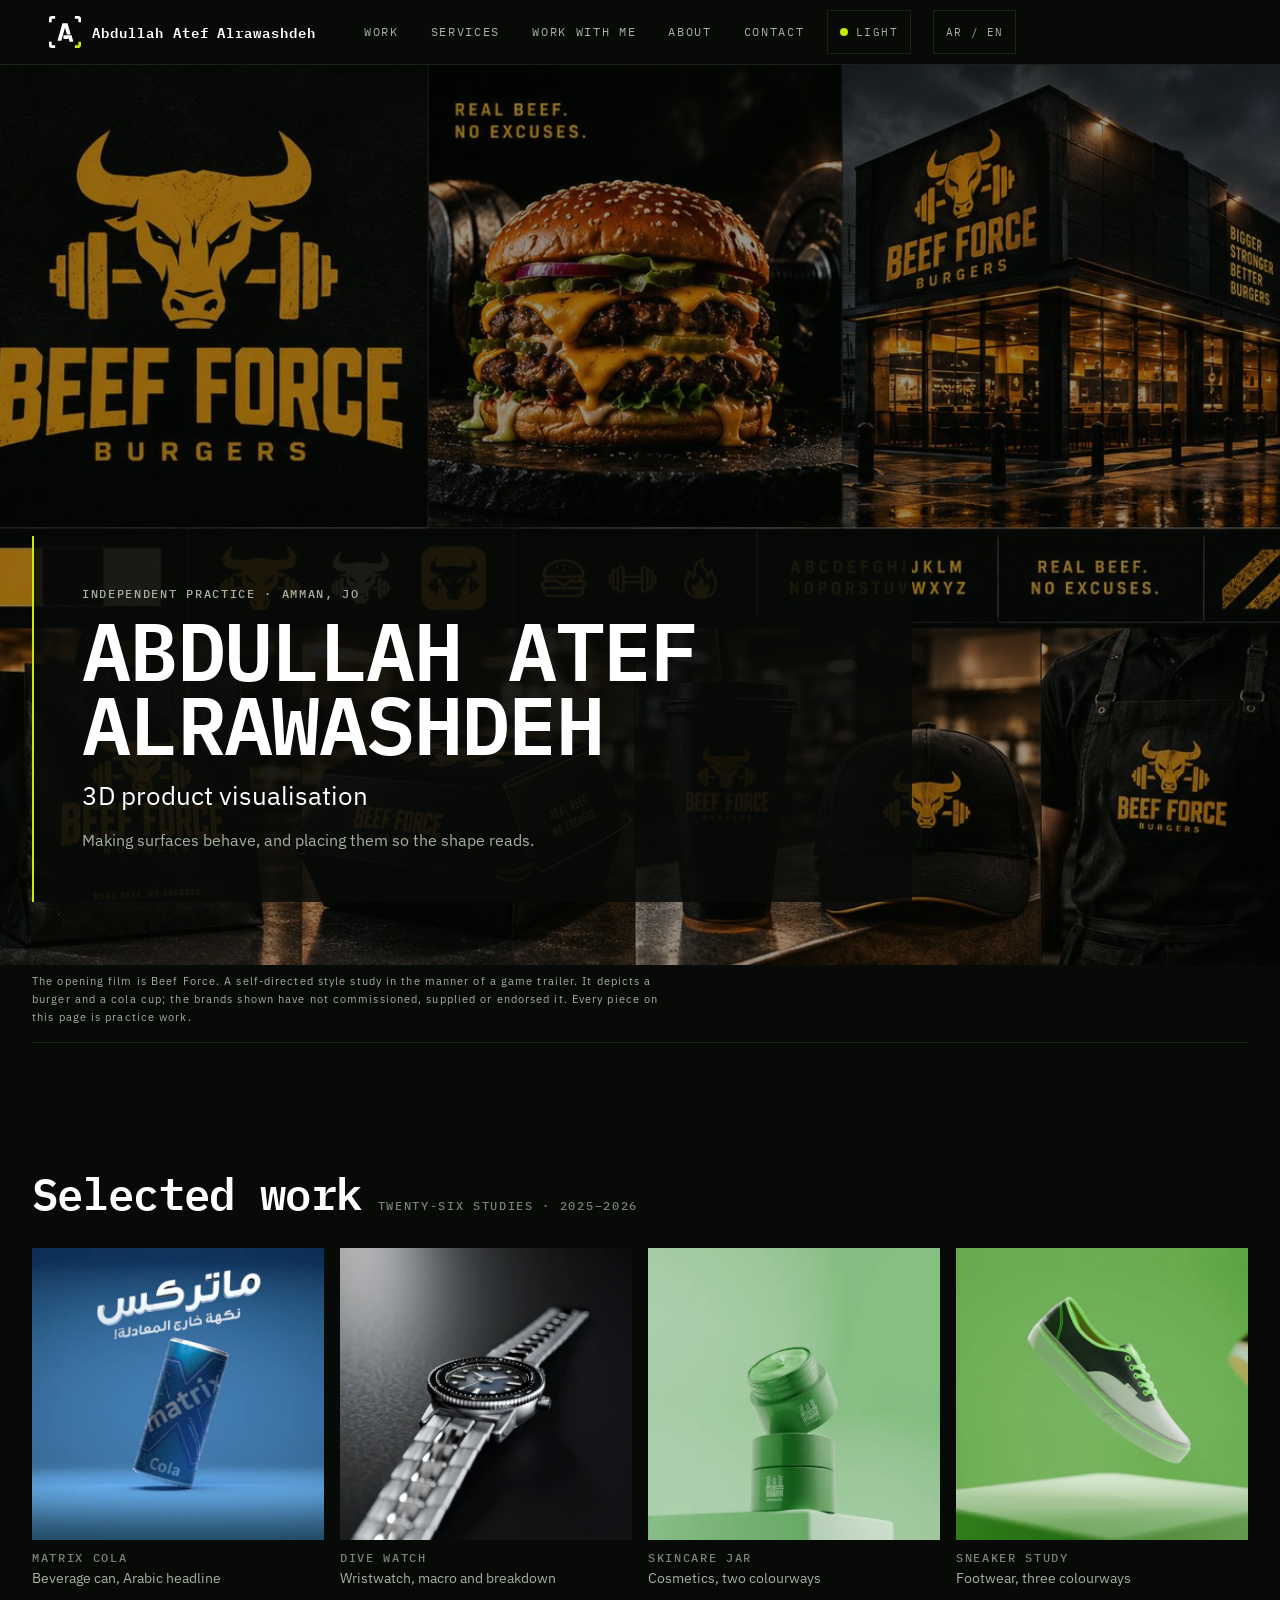
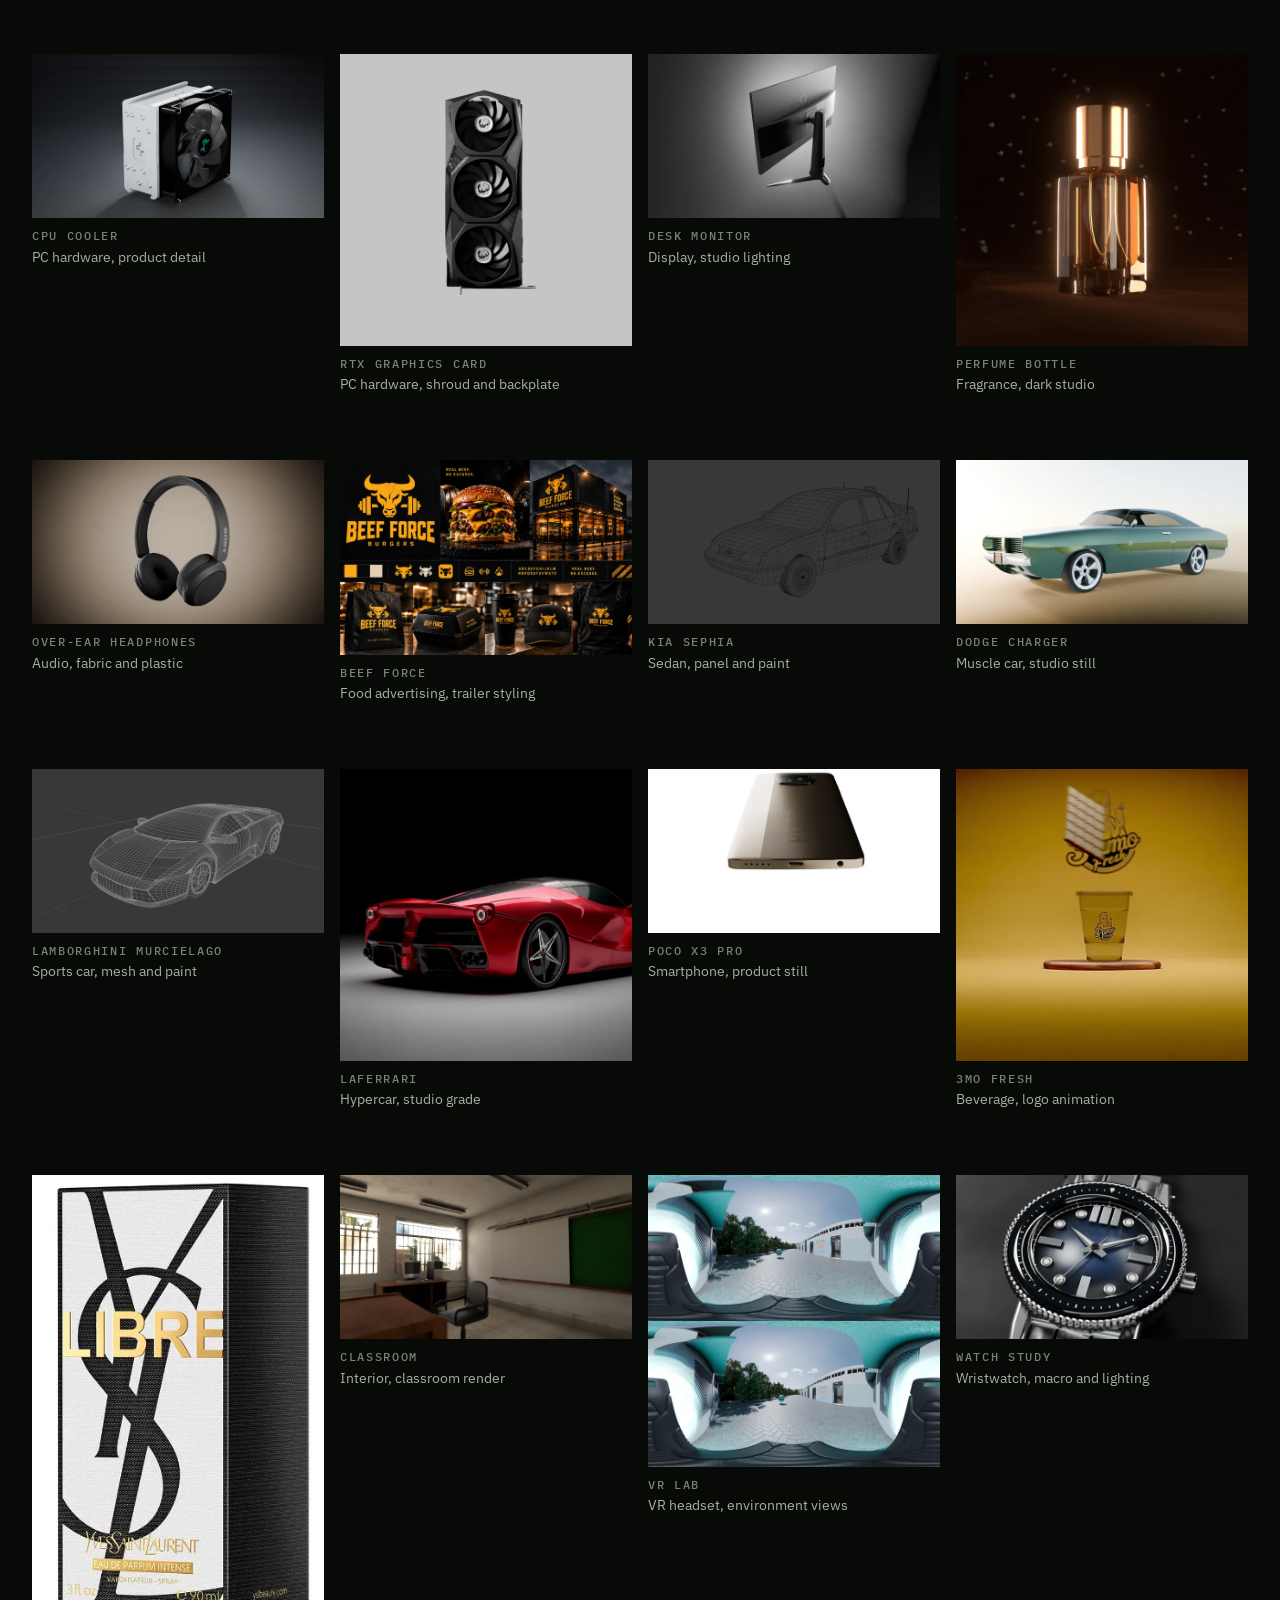
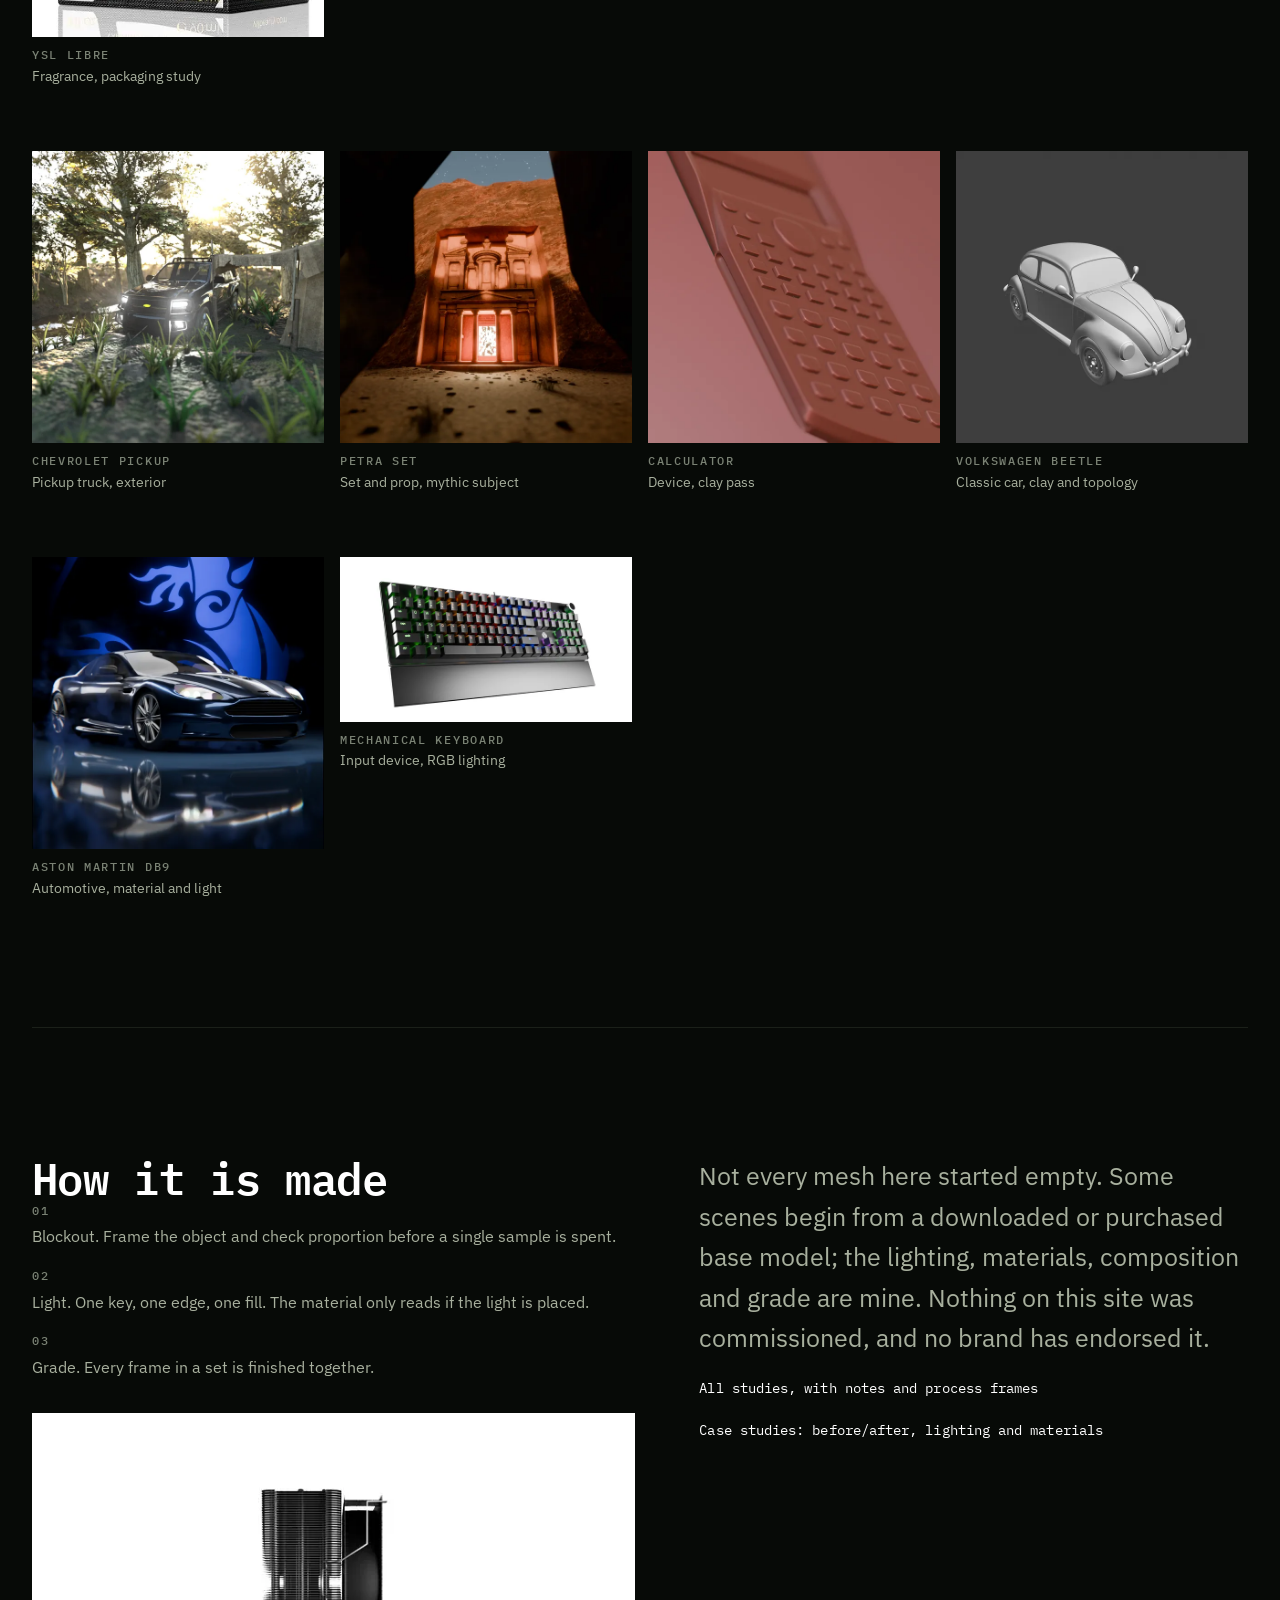
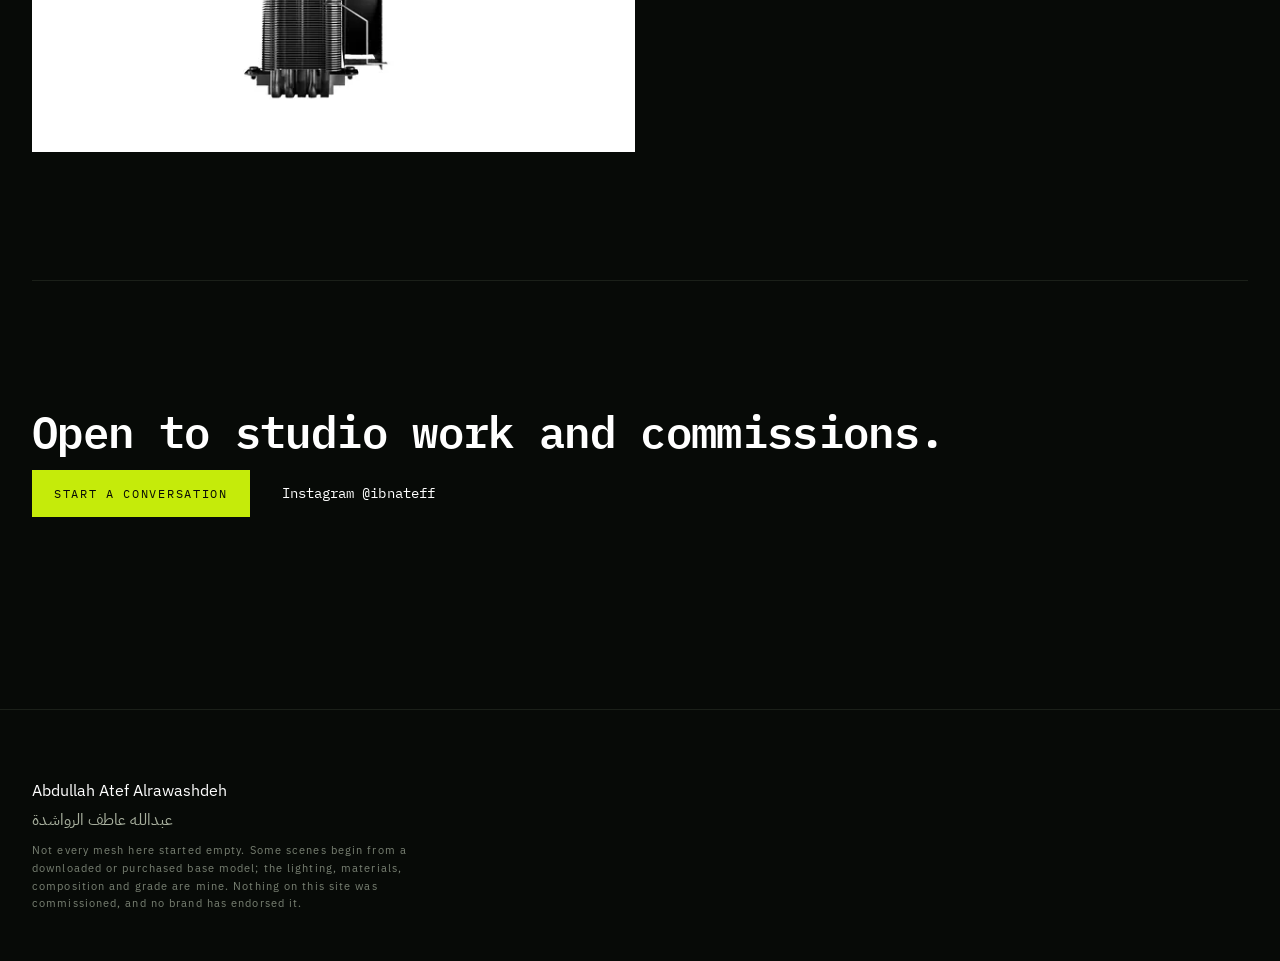
<file: index.html>
﻿<!doctype html>
<html lang="en" dir="ltr" data-lang="en" data-page="index">
<head>
<meta charset="utf-8">
<meta name="viewport" content="width=device-width, initial-scale=1">
<script>(function(){var r=document.documentElement;r.className+=" js";
var l="ar";try{l=(localStorage.getItem("aa-lang")==="en")?"en":"ar";}catch(e){}
r.setAttribute("data-lang",l);r.setAttribute("lang",l);
r.setAttribute("dir",l==="ar"?"rtl":"ltr");})();</script>
<title>عبدالله عاطف الرواشدة — تصوير المنتجات بالأبعاد الثلاثية</title>
<meta name="description" content="دراسات في تصوير المنتجات للأبعاد الثلاثية: الإضاءة والخامات والتكوين، مُصيَّرة في Blender وCycles.">
<link rel="canonical" href="https://3bdull4h2008.github.io/">
<meta name="theme-color" content="#070A07">
<link rel="icon" href="assets/favicon/favicon.ico">
<link rel="icon" href="assets/favicon/favicon.svg" type="image/svg+xml">
<link rel="apple-touch-icon" href="assets/favicon/favicon-180.png">
<link rel="manifest" href="site.webmanifest">
<link rel="stylesheet" href="assets/fonts/fonts.css">
<link rel="stylesheet" href="assets/css/tokens.css">
<link rel="stylesheet" href="assets/css/site.css">
<meta property="og:type" content="website">
<meta property="og:site_name" content="Abdullah Atef Alrawashdeh">
<meta property="og:locale" content="ar_JO">
<meta property="og:locale:alternate" content="en_US">
<meta property="og:url" content="https://3bdull4h2008.github.io/">
<meta property="og:title" content="عبدالله عاطف الرواشدة — تصوير المنتجات بالأبعاد الثلاثية">
<meta property="og:description" content="دراسات في تصوير المنتجات للأبعاد الثلاثية: الإضاءة والخامات والتكوين، مُصيَّرة في Blender وCycles.">
<meta property="og:image" content="https://3bdull4h2008.github.io/assets/img/og.png">
<meta property="og:image:width" content="1200">
<meta property="og:image:height" content="630">
<meta property="og:image:alt" content="ساعة غوص من الفولاذ مفكّكة على خلفية داكنة.">
<meta name="twitter:card" content="summary_large_image">
<meta name="twitter:title" content="عبدالله عاطف الرواشدة — تصوير المنتجات بالأبعاد الثلاثية">
<meta name="twitter:description" content="دراسات في تصوير المنتجات للأبعاد الثلاثية: الإضاءة والخامات والتكوين، مُصيَّرة في Blender وCycles.">
<meta name="twitter:image" content="https://3bdull4h2008.github.io/assets/img/og.png">
<meta name="twitter:image:alt" content="ساعة غوص من الفولاذ مفكّكة على خلفية داكنة.">
<script type="application/ld+json">{"@context": "https://schema.org", "@type": "Person", "name": "Abdullah Atef Alrawashdeh", "alternateName": "عبدالله عاطف الرواشدة", "jobTitle": "طالب تصوير منتجات بالأبعاد الثلاثية", "description": "دراسات في تصوير المنتجات للأبعاد الثلاثية: الإضاءة والخامات والتكوين، مُصيَّرة في Blender وCycles.", "url": "https://3bdull4h2008.github.io/", "image": "https://3bdull4h2008.github.io/assets/img/og.png", "address": {"@type": "PostalAddress", "addressLocality": "Amman", "addressCountry": "JO"}, "knowsAbout": ["Blender", "Cycles", "تصوير المنتجات بالأبعاد الثلاثية"], "sameAs": ["https://instagram.com/ibnateff"]}</script>
<script src="assets/js/theme.js"></script>
<script src="assets/js/media.js" defer></script>
<script src="assets/js/motion.js" defer></script>
<script src="assets/js/lang.js" defer></script>
<noscript><style>[data-reveal]{opacity:1 !important;transform:none !important;}</style></noscript>
</head>
<body>
<a class="skip" href="#main" lang="ar" data-i18n="skip">تخطَّ إلى المحتوى</a>
<header class="site-head">
  <div class="wrap site-head__inner">
    <a class="brand" href="index.html" data-i18n-aria="brandAria"
       aria-label="عبدالله عاطف الرواشدة، الصفحة الرئيسية">
      <svg class="brand__mark" viewBox="0 0 96 96" width="34" height="34"
           aria-hidden="true" focusable="false"><path d="M 7.872 2.88 L 20.16 2.88 L 20.16 10.368 L 10.368 10.368 L 10.368 20.16 L 2.88 20.16 L 2.88 7.872 Z M 88.128 2.88 L 75.84 2.88 L 75.84 10.368 L 85.632 10.368 L 85.632 20.16 L 93.12 20.16 L 93.12 7.872 Z M 7.872 93.12 L 20.16 93.12 L 20.16 85.632 L 10.368 85.632 L 10.368 75.84 L 2.88 75.84 L 2.88 88.128 Z M 40.8 23.04 L 51.552 23.04 L 37.632 72.96 L 26.88 72.96 Z M 53.357 54.989 L 44.448 23.04 L 55.2 23.04 L 64.109 54.989 Z M 55.853 57.485 L 66.605 57.485 L 71.616 75.456 L 60.864 75.456 Z M 43.747 57.485 L 57.245 57.485 L 57.245 67.469 L 43.747 67.469 Z" style="fill:currentColor"/>
<path d="M 88.128 93.12 L 75.84 93.12 L 75.84 85.632 L 85.632 85.632 L 85.632 75.84 L 93.12 75.84 L 93.12 88.128 Z" style="fill:var(--accent)"/></svg>
      <span class="brand__text" lang="en">Abdullah Atef Alrawashdeh</span>
    </a>
    <nav class="site-nav" data-i18n-aria="navAria"
         aria-label="التنقّل الرئيسي">
      <ul>
        <li><a href="work.html" lang="ar" data-i18n="nav.work">الأعمال</a></li>
        <li><a href="services.html" lang="ar" data-i18n="nav.services">الخدمات</a></li>
        <li><a href="work-with-me.html" lang="ar" data-i18n="nav.workWithMe">اعمل معي</a></li>
        <li><a href="about.html" lang="ar" data-i18n="nav.about">نبذة</a></li>
        <li><a href="contact.html" lang="ar" data-i18n="nav.contact">تواصل</a></li>
      </ul>
    </nav>
    <button class="theme" type="button" data-theme-toggle
            aria-label="التبديل إلى السمة الفاتحة">
      <span class="theme__dot" aria-hidden="true"></span>
      <span class="theme__text" lang="ar"
            data-i18n="themeLight">فاتح</span>
    </button>
    <button class="lang" type="button" data-lang-toggle lang="en"
            aria-label="التبديل إلى الإنجليزية">
      AR / EN
    </button>
  </div>
</header>
<main id="main" tabindex="-1">
  <section class="hero">
    <figure class="plate plate--fill" style="--ph:#291E10">
      <img src="assets/img/beef-force-00-1280.jpg" srcset="assets/img/beef-force-00-640.webp 640w, assets/img/beef-force-00-1280.webp 1280w" sizes="100vw" alt="The Beef Force brand board: the bull mark, the menu boards and the packaging." width="1536" height="1024" decoding="async" data-i18n-alt="s.beef-force.alt.0" fetchpriority="high">
    </figure>
      <video class="media__vid" poster="assets/img/beef-force-00-1280.jpg" data-src="assets/vid/beef-force.mp4" data-autoplay muted loop playsinline preload="none" aria-hidden="true"></video>
    <div class="hero__veil" aria-hidden="true"></div>
    <div class="wrap hero__inner">
      <div class="hero__plate">
        <p class="label" lang="ar" data-i18n="heroEyebrow">ممارسة مستقلة · عمّان، الأردن</p>
        <h1 class="hero__name" lang="en">Abdullah Atef<br>Alrawashdeh</h1>
        <p class="hero__desc" lang="ar" data-i18n="heroDesc">تصوير المنتجات بالأبعاد الثلاثية</p>
        <p class="hero__latin" lang="ar" data-i18n="heroLatin">أجعل الأسطح تتصرّف كما ينبغي، وأضعها بحيث يُقرأ الشكل.</p>
      </div>
    </div>
  </section>

  <div class="wrap"><p class="band__caption" lang="ar" data-i18n="bandCaption">الفيلم الافتتاحي هو Beef Force. دراسة نمط ذاتية على طريقة إعلان لعبة تشويقي. تُصوّر برغر وكوب كولا؛ ولم تكلّف العلامات الظاهرة بإعدادها، ولم تزوّدها، ولم تصادق عليها. وكل عمل في هذه الصفحة عمل تدريبي.</p></div>

  <section class="wrap section" aria-labelledby="work-h">
    <div class="section__head">
      <h2 id="work-h" lang="ar" data-i18n="workTitle">الأعمال المختارة</h2>
      <p class="label" lang="ar" data-i18n="workCount">26 دراسة · 2025–2026</p>
    </div>
    <div class="grid">
      <article class="card" data-reveal style="--reveal-i:0">

        <a class="card__link" href="work.html#matrix-cola">
          <figure class="plate " style="--ph:#2C4F70">
      <img src="assets/img/matrix-cola-00-1280.jpg" srcset="assets/img/matrix-cola-00-640.webp 640w, assets/img/matrix-cola-00-1280.webp 1280w, assets/img/matrix-cola-00-1920.webp 1920w" sizes="(min-width: 1100px) 30vw, (min-width: 700px) 45vw, 92vw" alt="علبة كولا زرقاء على أرضية زرقاء، وفوقها عنوان أبيض بالعربية." width="1920" height="1920" decoding="async" data-i18n-alt="s.matrix-cola.alt.0" loading="lazy">
    </figure>
          <div class="card__body">
            <p class="label" lang="en" data-i18n="s.matrix-cola.title">Matrix Cola</p>
            <p class="card__subject" lang="ar" data-i18n="s.matrix-cola.subject">علبة مشروب، عنوان بالعربية</p>
          </div>
        </a>
      </article>
      <article class="card" data-reveal style="--reveal-i:1">

        <a class="card__link" href="work.html#dive-watch">
          <figure class="plate " style="--ph:#0E1119">
      <img src="assets/img/dive-watch-00-1280.jpg" srcset="assets/img/dive-watch-00-640.webp 640w, assets/img/dive-watch-00-1280.webp 1280w, assets/img/dive-watch-00-1920.webp 1920w" sizes="(min-width: 1100px) 30vw, (min-width: 700px) 45vw, 92vw" alt="ساعة غوص من الفولاذ مفكَّكة، وإطارها وميناؤها وحركتها تطفو منفصلة على خلفية كحلية غامقة." width="1920" height="1920" decoding="async" data-i18n-alt="s.dive-watch.alt.0" loading="lazy">
    </figure>
          <div class="card__body">
            <p class="label" lang="ar" data-i18n="s.dive-watch.title">ساعة غوص</p>
            <p class="card__subject" lang="ar" data-i18n="s.dive-watch.subject">ساعة يد، لقطة قريبة وتفكيك</p>
          </div>
        </a>
      </article>
      <article class="card" data-reveal style="--reveal-i:2">

        <a class="card__link" href="work.html#skincare-jar">
          <figure class="plate " style="--ph:#688A67">
      <img src="assets/img/skincare-jar-00-1280.jpg" srcset="assets/img/skincare-jar-00-640.webp 640w, assets/img/skincare-jar-00-1280.webp 1280w, assets/img/skincare-jar-00-1920.webp 1920w" sizes="(min-width: 1100px) 30vw, (min-width: 700px) 45vw, 92vw" alt="مرطبانا مستحضرات تجميل متراكبان باللون الأخضر على خلفية خضراء، والغطاء مفتوح، مع ظلّ مُلقى ناعم." width="1920" height="1920" decoding="async" data-i18n-alt="s.skincare-jar.alt.0" loading="lazy">
    </figure>
          <div class="card__body">
            <p class="label" lang="ar" data-i18n="s.skincare-jar.title">مرطبان العناية بالبشرة</p>
            <p class="card__subject" lang="ar" data-i18n="s.skincare-jar.subject">مستحضرات تجميل، توليفتان لونيتان</p>
          </div>
        </a>
      </article>
      <article class="card" data-reveal style="--reveal-i:3">

        <a class="card__link" href="work.html#sneaker-study">
          <figure class="plate " style="--ph:#567F47">
      <img src="assets/img/sneaker-study-00-1280.jpg" srcset="assets/img/sneaker-study-00-640.webp 640w, assets/img/sneaker-study-00-1280.webp 1280w, assets/img/sneaker-study-00-1920.webp 1920w" sizes="(min-width: 1100px) 30vw, (min-width: 700px) 45vw, 92vw" alt="حذاء رياضي أخضر وأبيض يطفو فوق قاعدة خضراء." width="1920" height="1920" decoding="async" data-i18n-alt="s.sneaker-study.alt.0" loading="lazy">
    </figure>
          <div class="card__body">
            <p class="label" lang="ar" data-i18n="s.sneaker-study.title">دراسة حذاء رياضي</p>
            <p class="card__subject" lang="ar" data-i18n="s.sneaker-study.subject">أحذية، ثلاث توليفات لونية</p>
          </div>
        </a>
      </article>
      <article class="card" data-reveal style="--reveal-i:4">

        <a class="card__link" href="work.html#cpu-cooler">
          <figure class="plate " style="--ph:#8F8F8F">
      <img src="assets/img/cpu-cooler-00-1280.jpg" srcset="assets/img/cpu-cooler-00-640.webp 640w, assets/img/cpu-cooler-00-1280.webp 1280w, assets/img/cpu-cooler-00-1920.webp 1920w" sizes="(min-width: 1100px) 30vw, (min-width: 700px) 45vw, 92vw" alt="مبرّد معالج برجي بزاوية ثلاثية الأرباع، أنابيب الحرارة النحاسية ظاهرة، على خلفية بيضاء." width="1920" height="1080" decoding="async" data-i18n-alt="s.cpu-cooler.alt.0" loading="lazy">
    </figure>
          <div class="card__body">
            <p class="label" lang="ar" data-i18n="s.cpu-cooler.title">مبرّد المعالج</p>
            <p class="card__subject" lang="ar" data-i18n="s.cpu-cooler.subject">عتاد حاسوب، تفاصيل المنتج</p>
          </div>
        </a>
      </article>
      <article class="card" data-reveal style="--reveal-i:5">

        <a class="card__link" href="work.html#rtx-gpu">
          <figure class="plate " style="--ph:#7D7D7D">
      <img src="assets/img/rtx-gpu-00-1280.jpg" srcset="assets/img/rtx-gpu-00-640.webp 640w, assets/img/rtx-gpu-00-1280.webp 1280w, assets/img/rtx-gpu-00-1920.webp 1920w" sizes="(min-width: 1100px) 30vw, (min-width: 700px) 45vw, 92vw" alt="بطاقة رسومات بثلاث مراوح من الأمام، ومراكز المراوح تلتقط ضوء الحافة." width="1920" height="1920" decoding="async" data-i18n-alt="s.rtx-gpu.alt.0" loading="lazy">
    </figure>
          <div class="card__body">
            <p class="label" lang="ar" data-i18n="s.rtx-gpu.title">بطاقة رسومات RTX</p>
            <p class="card__subject" lang="ar" data-i18n="s.rtx-gpu.subject">عتاد حاسوب، الغلاف والصفيحة الخلفية</p>
          </div>
        </a>
      </article>
      <article class="card" data-reveal style="--reveal-i:6">

        <a class="card__link" href="work.html#desk-monitor">
          <figure class="plate " style="--ph:#3C3D3C">
      <img src="assets/img/desk-monitor-00-1280.jpg" srcset="assets/img/desk-monitor-00-640.webp 640w, assets/img/desk-monitor-00-1280.webp 1280w, assets/img/desk-monitor-00-1920.webp 1920w" sizes="(min-width: 1100px) 30vw, (min-width: 700px) 45vw, 92vw" alt="ظهر شاشة نحيفة على أرضية رمادية فاتحة، وحافتها تلتقط ضوء الحافة." width="3840" height="2160" decoding="async" data-i18n-alt="s.desk-monitor.alt.0" loading="lazy">
    </figure>
          <div class="card__body">
            <p class="label" lang="ar" data-i18n="s.desk-monitor.title">شاشة مكتب</p>
            <p class="card__subject" lang="ar" data-i18n="s.desk-monitor.subject">شاشة، إضاءة استوديو</p>
          </div>
        </a>
      </article>
      <article class="card" data-reveal style="--reveal-i:7">

        <a class="card__link" href="work.html#perfume-bottle">
          <figure class="plate " style="--ph:#22160E">
      <img src="assets/img/perfume-bottle-00-1280.jpg" srcset="assets/img/perfume-bottle-00-640.webp 640w, assets/img/perfume-bottle-00-1280.webp 1280w, assets/img/perfume-bottle-00-1920.webp 1920w" sizes="(min-width: 1100px) 30vw, (min-width: 700px) 45vw, 92vw" alt="قارورة عطر زجاجية مربعة تتوهّج من الداخل على خلفية شبه سوداء." width="1920" height="1920" decoding="async" data-i18n-alt="s.perfume-bottle.alt.0" loading="lazy">
    </figure>
          <div class="card__body">
            <p class="label" lang="ar" data-i18n="s.perfume-bottle.title">قارورة عطر</p>
            <p class="card__subject" lang="ar" data-i18n="s.perfume-bottle.subject">عطر، استوديو داكن</p>
          </div>
        </a>
      </article>
      <article class="card" data-reveal style="--reveal-i:8">

        <a class="card__link" href="work.html#over-ear-headphones">
          <figure class="plate " style="--ph:#544C42">
      <img src="assets/img/over-ear-headphones-00-1280.jpg" srcset="assets/img/over-ear-headphones-00-640.webp 640w, assets/img/over-ear-headphones-00-1280.webp 1280w, assets/img/over-ear-headphones-00-1920.webp 1920w" sizes="(min-width: 1100px) 30vw, (min-width: 700px) 45vw, 92vw" alt="سماعات رأس داكنة مضاءة على خلفية بنية دافئة." width="3840" height="2160" decoding="async" data-i18n-alt="s.over-ear-headphones.alt.0" loading="lazy">
    </figure>
          <div class="card__body">
            <p class="label" lang="ar" data-i18n="s.over-ear-headphones.title">سماعات رأس تغطي الأذن</p>
            <p class="card__subject" lang="ar" data-i18n="s.over-ear-headphones.subject">صوتيات، قماش وبلاستيك</p>
          </div>
        </a>
      </article>
      <article class="card" data-reveal style="--reveal-i:9">

        <a class="card__link" href="work.html#beef-force">
          <figure class="plate " style="--ph:#291E10">
      <img src="assets/img/beef-force-00-1280.jpg" srcset="assets/img/beef-force-00-640.webp 640w, assets/img/beef-force-00-1280.webp 1280w" sizes="(min-width: 1100px) 30vw, (min-width: 700px) 45vw, 92vw" alt="لوحة علامة Beef Force: رمز الثور، ولوحات القائمة، والعبوات." width="1536" height="1024" decoding="async" data-i18n-alt="s.beef-force.alt.0" loading="lazy">
    </figure>
          <div class="card__body">
            <p class="label" lang="en" data-i18n="s.beef-force.title">Beef Force</p>
            <p class="card__subject" lang="ar" data-i18n="s.beef-force.subject">إعلان طعام، نمط المقاطع التشويقية</p>
          </div>
        </a>
      </article>
      <article class="card" data-reveal style="--reveal-i:10">

        <a class="card__link" href="work.html#kia-sephia">
          <figure class="plate " style="--ph:#282928">
      <img src="assets/img/kia-sephia-00-1280.jpg" srcset="assets/img/kia-sephia-00-640.webp 640w, assets/img/kia-sephia-00-1280.webp 1280w, assets/img/kia-sephia-00-1920.webp 1920w" sizes="(min-width: 1100px) 30vw, (min-width: 700px) 45vw, 92vw" alt="شبكة سلكية أمامية لسيارة Sephia على أرضية رمادية داكنة." width="1920" height="1080" decoding="async" data-i18n-alt="s.kia-sephia.alt.0" loading="lazy">
    </figure>
          <div class="card__body">
            <p class="label" lang="en" data-i18n="s.kia-sephia.title">Kia Sephia</p>
            <p class="card__subject" lang="ar" data-i18n="s.kia-sephia.subject">سيدان، لوح الهيكل والطلاء</p>
          </div>
        </a>
      </article>
      <article class="card" data-reveal style="--reveal-i:11">

        <a class="card__link" href="work.html#dodge-charger">
          <figure class="plate " style="--ph:#84857C">
      <img src="assets/img/dodge-charger-00-1280.jpg" srcset="assets/img/dodge-charger-00-640.webp 640w, assets/img/dodge-charger-00-1280.webp 1280w, assets/img/dodge-charger-00-1920.webp 1920w" sizes="(min-width: 1100px) 30vw, (min-width: 700px) 45vw, 92vw" alt="Dodge Charger موديل 1969 بلون أخضر من زاوية ثلاثة أرباع على أرضية استوديو بنية فاتحة." width="1920" height="1080" decoding="async" data-i18n-alt="s.dodge-charger.alt.0" loading="lazy">
    </figure>
          <div class="card__body">
            <p class="label" lang="en" data-i18n="s.dodge-charger.title">Dodge Charger</p>
            <p class="card__subject" lang="ar" data-i18n="s.dodge-charger.subject">سيارة عضلات، صورة ثابتة في الاستوديو</p>
          </div>
        </a>
      </article>
      <article class="card" data-reveal style="--reveal-i:12">

        <a class="card__link" href="work.html#lamborghini-murcielago">
          <figure class="plate " style="--ph:#303030">
      <img src="assets/img/lamborghini-murcielago-00-1280.jpg" srcset="assets/img/lamborghini-murcielago-00-640.webp 640w, assets/img/lamborghini-murcielago-00-1280.webp 1280w, assets/img/lamborghini-murcielago-00-1920.webp 1920w" sizes="(min-width: 1100px) 30vw, (min-width: 700px) 45vw, 92vw" alt="شبكة سلكية في نافذة العرض لهيكل Murcielago على أرضية رمادية داكنة." width="1920" height="1080" decoding="async" data-i18n-alt="s.lamborghini-murcielago.alt.0" loading="lazy">
    </figure>
          <div class="card__body">
            <p class="label" lang="en" data-i18n="s.lamborghini-murcielago.title">Lamborghini Murcielago</p>
            <p class="card__subject" lang="ar" data-i18n="s.lamborghini-murcielago.subject">سيارة رياضية، المجسم والطلاء</p>
          </div>
        </a>
      </article>
      <article class="card" data-reveal style="--reveal-i:13">

        <a class="card__link" href="work.html#laferrari">
          <figure class="plate " style="--ph:#2A2121">
      <img src="assets/img/laferrari-00-1280.jpg" srcset="assets/img/laferrari-00-640.webp 640w, assets/img/laferrari-00-1280.webp 1280w, assets/img/laferrari-00-1920.webp 1920w" sizes="(min-width: 1100px) 30vw, (min-width: 700px) 45vw, 92vw" alt="LaFerrari حمراء من الخلف بزاوية ثلاثة أرباع، مصابيح المؤخرة مضاءة، على أرضية رمادية." width="1920" height="1920" decoding="async" data-i18n-alt="s.laferrari.alt.0" loading="lazy">
    </figure>
          <div class="card__body">
            <p class="label" lang="en" data-i18n="s.laferrari.title">LaFerrari</p>
            <p class="card__subject" lang="ar" data-i18n="s.laferrari.subject">سيارة خارقة، تدريج لوني في الاستوديو</p>
          </div>
        </a>
      </article>
      <article class="card" data-reveal style="--reveal-i:14">

        <a class="card__link" href="work.html#poco-x3-pro">
          <figure class="plate " style="--ph:#A2A19F">
      <img src="assets/img/poco-x3-pro-00-1280.jpg" srcset="assets/img/poco-x3-pro-00-640.webp 640w, assets/img/poco-x3-pro-00-1280.webp 1280w, assets/img/poco-x3-pro-00-1920.webp 1920w" sizes="(min-width: 1100px) 30vw, (min-width: 700px) 45vw, 92vw" alt="الهاتف مستلقٍ مسطّحًا، منظور من زاوية خلفية منخفضة على أرضية بيضاء." width="3840" height="2160" decoding="async" data-i18n-alt="s.poco-x3-pro.alt.0" loading="lazy">
    </figure>
          <div class="card__body">
            <p class="label" lang="en" data-i18n="s.poco-x3-pro.title">Poco X3 Pro</p>
            <p class="card__subject" lang="ar" data-i18n="s.poco-x3-pro.subject">هاتف ذكي، صورة منتج ثابتة</p>
          </div>
        </a>
      </article>
      <article class="card" data-reveal style="--reveal-i:15">

        <a class="card__link" href="work.html#3mo-fresh">
          <figure class="plate " style="--ph:#725718">
      <img src="assets/img/3mo-fresh-00-640.jpg" srcset="assets/img/3mo-fresh-00-640.webp 640w" sizes="(min-width: 1100px) 30vw, (min-width: 700px) 45vw, 92vw" alt="كوب شبه شفاف يحمل شعار الشخصية على قاعدة خشبية أمام خلفية كهرمانية." width="1080" height="1080" decoding="async" data-i18n-alt="s.3mo-fresh.alt.0" loading="lazy">
    </figure>
          <div class="card__body">
            <p class="label" lang="en" data-i18n="s.3mo-fresh.title">3mo Fresh</p>
            <p class="card__subject" lang="ar" data-i18n="s.3mo-fresh.subject">مشروب، تحريك الشعار</p>
          </div>
        </a>
      </article>
      <article class="card" data-reveal style="--reveal-i:16">

        <a class="card__link" href="work.html#ysl-axis">
          <figure class="plate " style="--ph:#70706D">
      <img src="assets/img/ysl-axis-00-338.jpg" srcset="assets/img/ysl-axis-00-338.webp 338w" sizes="(min-width: 1100px) 30vw, (min-width: 700px) 45vw, 92vw" alt="علبة كرتون Yves Saint Laurent Libre واقفة على أرضية بيضاء، والمونوغرام على الوجه الأمامي." width="338" height="535" decoding="async" data-i18n-alt="s.ysl-axis.alt.0" loading="lazy">
    </figure>
          <div class="card__body">
            <p class="label" lang="en" data-i18n="s.ysl-axis.title">YSL Libre</p>
            <p class="card__subject" lang="ar" data-i18n="s.ysl-axis.subject">عطر، دراسة تغليف</p>
          </div>
        </a>
      </article>
      <article class="card" data-reveal style="--reveal-i:17">

        <a class="card__link" href="work.html#classroom">
          <figure class="plate " style="--ph:#464137">
      <img src="assets/img/classroom-00-1280.jpg" srcset="assets/img/classroom-00-640.webp 640w, assets/img/classroom-00-1280.webp 1280w, assets/img/classroom-00-1920.webp 1920w" sizes="(min-width: 1100px) 30vw, (min-width: 700px) 45vw, 92vw" alt="صف دراسي بصفوف من المقاعد، وسبورة، ومكتب معلّم في ضوء نهار مسطّح." width="1920" height="1080" decoding="async" data-i18n-alt="s.classroom.alt.0" loading="lazy">
    </figure>
          <div class="card__body">
            <p class="label" lang="ar" data-i18n="s.classroom.title">الصف الدراسي</p>
            <p class="card__subject" lang="ar" data-i18n="s.classroom.subject">تصميم داخلي، صف دراسي</p>
          </div>
        </a>
      </article>
      <article class="card" data-reveal style="--reveal-i:18">

        <a class="card__link" href="work.html#vr-lab">
          <figure class="plate " style="--ph:#526368">
      <img src="assets/img/vr-lab-00-1280.jpg" srcset="assets/img/vr-lab-00-640.webp 640w, assets/img/vr-lab-00-1280.webp 1280w, assets/img/vr-lab-00-1920.webp 1920w" sizes="(min-width: 1100px) 30vw, (min-width: 700px) 45vw, 92vw" alt="فناء واقع افتراضي فيه مبانٍ وأشجار وممر مُعبَّد، منظور من خلال عدستَي النظارة." width="4096" height="4096" decoding="async" data-i18n-alt="s.vr-lab.alt.0" loading="lazy">
    </figure>
          <div class="card__body">
            <p class="label" lang="ar" data-i18n="s.vr-lab.title">مختبر الواقع الافتراضي</p>
            <p class="card__subject" lang="ar" data-i18n="s.vr-lab.subject">نظارة الواقع الافتراضي، مناظر بيئية</p>
          </div>
        </a>
      </article>
      <article class="card" data-reveal style="--reveal-i:19">

        <a class="card__link" href="work.html#watch-macro">
          <figure class="plate " style="--ph:#8D8E8F">
      <img src="assets/img/watch-macro-00-1280.jpg" srcset="assets/img/watch-macro-00-640.webp 640w, assets/img/watch-macro-00-1280.webp 1280w, assets/img/watch-macro-00-1920.webp 1920w" sizes="(min-width: 1100px) 30vw, (min-width: 700px) 45vw, 92vw" alt="ساعة غوص فاخرة منزوعة العلامة التجارية على خلفية داكنة، مع تفاصيل المينا." width="3840" height="2160" decoding="async" data-i18n-alt="s.watch-macro.alt.0" loading="lazy">
    </figure>
          <div class="card__body">
            <p class="label" lang="ar" data-i18n="s.watch-macro.title">دراسة ساعة</p>
            <p class="card__subject" lang="ar" data-i18n="s.watch-macro.subject">ساعة يد، لقطة قريبة وإضاءة</p>
          </div>
        </a>
      </article>
      <article class="card" data-reveal style="--reveal-i:20">

        <a class="card__link" href="work.html#pickup-truck">
          <figure class="plate " style="--ph:#58594D">
      <img src="assets/img/pickup-truck-00-1280.jpg" srcset="assets/img/pickup-truck-00-640.webp 640w, assets/img/pickup-truck-00-1280.webp 1280w, assets/img/pickup-truck-00-1920.webp 1920w" sizes="(min-width: 1100px) 30vw, (min-width: 700px) 45vw, 92vw" alt="بيك آب Chevrolet أسود متوقّف في فسحة بين الأشجار بجانب مظلّة قماشية." width="1920" height="1920" decoding="async" data-i18n-alt="s.pickup-truck.alt.0" loading="lazy">
    </figure>
          <div class="card__body">
            <p class="label" lang="en" data-i18n="s.pickup-truck.title">Chevrolet Pickup</p>
            <p class="card__subject" lang="ar" data-i18n="s.pickup-truck.subject">بيك آب، منظر خارجي</p>
          </div>
        </a>
      </article>
      <article class="card" data-reveal style="--reveal-i:21">

        <a class="card__link" href="work.html#petra-set">
          <figure class="plate " style="--ph:#392213">
      <img src="assets/img/petra-set-00-1280.jpg" srcset="assets/img/petra-set-00-640.webp 640w, assets/img/petra-set-00-1280.webp 1280w, assets/img/petra-set-00-1920.webp 1920w" sizes="(min-width: 1100px) 30vw, (min-width: 700px) 45vw, 92vw" alt="واجهة الخزنة في الليل، مضاءة من الأسفل، ويؤطّرها الوادي الضيق." width="2160" height="2160" decoding="async" data-i18n-alt="s.petra-set.alt.0" loading="lazy">
    </figure>
          <div class="card__body">
            <p class="label" lang="ar" data-i18n="s.petra-set.title">مشهد البتراء</p>
            <p class="card__subject" lang="ar" data-i18n="s.petra-set.subject">مشهد ومجسم، موضوع أسطوري</p>
          </div>
        </a>
      </article>
      <article class="card" data-reveal style="--reveal-i:22">

        <a class="card__link" href="work.html#calculator">
          <figure class="plate " style="--ph:#6B403B">
      <img src="assets/img/calculator-00-1280.jpg" srcset="assets/img/calculator-00-640.webp 640w, assets/img/calculator-00-1280.webp 1280w, assets/img/calculator-00-1920.webp 1920w" sizes="(min-width: 1100px) 30vw, (min-width: 700px) 45vw, 92vw" alt="تمريرة بلا خامات لجهاز بأزرار على أرضية من الطين المحروق." width="1920" height="1920" decoding="async" data-i18n-alt="s.calculator.alt.0" loading="lazy">
    </figure>
          <div class="card__body">
            <p class="label" lang="ar" data-i18n="s.calculator.title">آلة حاسبة</p>
            <p class="card__subject" lang="ar" data-i18n="s.calculator.subject">جهاز، التمريرة الطينية</p>
          </div>
        </a>
      </article>
      <article class="card" data-reveal style="--reveal-i:23">

        <a class="card__link" href="work.html#vw-beetle">
          <figure class="plate " style="--ph:#3A3B3A">
      <img src="assets/img/vw-beetle-00-1280.jpg" srcset="assets/img/vw-beetle-00-640.webp 640w, assets/img/vw-beetle-00-1280.webp 1280w, assets/img/vw-beetle-00-1920.webp 1920w" sizes="(min-width: 1100px) 30vw, (min-width: 700px) 45vw, 92vw" alt="سيارة Volkswagen Beetle بلا خامات، باللون الأبيض، بمنظر ثلاثي الأرباع على أرضية داكنة." width="1920" height="1920" decoding="async" data-i18n-alt="s.vw-beetle.alt.0" loading="lazy">
    </figure>
          <div class="card__body">
            <p class="label" lang="en" data-i18n="s.vw-beetle.title">Volkswagen Beetle</p>
            <p class="card__subject" lang="ar" data-i18n="s.vw-beetle.subject">سيارة كلاسيكية، بلا خامات وبنية الشبكة</p>
          </div>
        </a>
      </article>
      <article class="card" data-reveal style="--reveal-i:24">

        <a class="card__link" href="work.html#aston-db9">
          <figure class="plate " style="--ph:#171F2F">
      <img src="assets/img/aston-db9-00-1280.jpg" srcset="assets/img/aston-db9-00-640.webp 640w, assets/img/aston-db9-00-1280.webp 1280w, assets/img/aston-db9-00-1920.webp 1920w" sizes="(min-width: 1100px) 30vw, (min-width: 700px) 45vw, 92vw" alt="سيارة سياحية فارهة بمنظر ثلاثي الأرباع، وخلفها رسم لهب أزرق وتحتها انعكاس." width="1920" height="1920" decoding="async" data-i18n-alt="s.aston-db9.alt.0" loading="lazy">
    </figure>
          <div class="card__body">
            <p class="label" lang="en" data-i18n="s.aston-db9.title">Aston Martin DB9</p>
            <p class="card__subject" lang="ar" data-i18n="s.aston-db9.subject">سيارات، الخامات والإضاءة</p>
          </div>
        </a>
      </article>
      <article class="card" data-reveal style="--reveal-i:25">

        <a class="card__link" href="work.html#mechanical-keyboard">
          <figure class="plate " style="--ph:#878987">
      <img src="assets/img/mechanical-keyboard-00-1280.jpg" srcset="assets/img/mechanical-keyboard-00-640.webp 640w, assets/img/mechanical-keyboard-00-1280.webp 1280w, assets/img/mechanical-keyboard-00-1920.webp 1920w" sizes="(min-width: 1100px) 30vw, (min-width: 700px) 45vw, 92vw" alt="لوحة مفاتيح ميكانيكية بالحجم الكامل بمنظر ثلاثي الأرباع على أرضية فاتحة بسيطة." width="3840" height="2160" decoding="async" data-i18n-alt="s.mechanical-keyboard.alt.0" loading="lazy">
    </figure>
          <div class="card__body">
            <p class="label" lang="ar" data-i18n="s.mechanical-keyboard.title">لوحة مفاتيح ميكانيكية</p>
            <p class="card__subject" lang="ar" data-i18n="s.mechanical-keyboard.subject">جهاز إدخال، إضاءة RGB</p>
          </div>
        </a>
      </article>
    </div>
  </section>

  <section class="wrap section section--split" aria-labelledby="made-h">
    <div>
      <h2 id="made-h" lang="ar" data-i18n="madeTitle">كيف صُنعت</h2>
      <ol class="steps">
        <li><span class="label" lang="en">01</span><p lang="ar" data-i18n="step1">إعداد الكتلة الأولية. حدِّد مكان الجسم وتحقّق من النِّسب قبل إنفاق أي عيّنة.</p></li>
        <li><span class="label" lang="en">02</span><p lang="ar" data-i18n="step2">الإضاءة. ضوء رئيسي، وضوء حافة، وضوء مكمّل. لا تُقرأ الخامة إن لم تُوضع الإضاءة.</p></li>
        <li><span class="label" lang="en">03</span><p lang="ar" data-i18n="step3">التدريج اللوني. تُنهى كل إطارات الطقم معًا.</p></li>
      </ol>
      <div class="stack">
        <figure class="plate " style="--ph:#A9A9A9">
      <img src="assets/img/cpu-cooler-01-1280.jpg" srcset="assets/img/cpu-cooler-01-640.webp 640w, assets/img/cpu-cooler-01-1280.webp 1280w, assets/img/cpu-cooler-01-1920.webp 1920w" sizes="(min-width: 900px) 46vw, 92vw" alt="The cooler seen side-on so the fin stack and fan shroud line up." width="1920" height="1080" decoding="async" data-i18n-alt="s.cpu-cooler.alt.1" loading="lazy">
    </figure>
      </div>
    </div>
    <div>
      <p class="lede" lang="ar" data-i18n="disclosure">لم يبدأ كل مجسم هنا من الصفر. بعض المشاهد تنطلق من مجسم أساسي مُنزَّل أو مُشترى؛ الإضاءة والخامات والتكوين والتدريج اللوني من عملي. لا شيء في هذا الموقع مُكلَّف به، ولم تصادق عليه أي علامة تجارية.</p>
      <p><a class="link" href="work.html" lang="ar" data-i18n="allStudies">كل الدراسات، مع الملاحظات وإطارات العمل</a></p>
      <p><a class="link" href="case-studies.html" data-i18n="cs.link">Case studies: before/after, lighting and materials</a></p>
    </div>
  </section>

  <section class="wrap section section--cta" aria-labelledby="cta-h">
    <h2 id="cta-h" lang="ar" data-i18n="ctaTitle">متاح للعمل في الاستوديو. متاح للعمولات.</h2>
    <div class="section--cta__row">
      <a class="btn" href="contact.html" lang="ar" data-i18n="ctaButton">ابدأ محادثة</a>
      <a class="link" href="https://instagram.com/ibnateff" rel="me noopener" lang="en">Instagram @ibnateff</a>
    </div>
  </section>
</main>
<footer class="site-foot">
  <div class="wrap">
    <p class="site-foot__name" lang="en">Abdullah Atef Alrawashdeh</p>
    <p class="site-foot__ar" lang="ar">عبدالله عاطف الرواشدة</p>
    <p class="site-foot__legal"><span lang="ar" data-i18n="disclosure">لم يبدأ كل مجسم هنا من الصفر. بعض المشاهد تنطلق من مجسم أساسي مُنزَّل أو مُشترى؛ الإضاءة والخامات والتكوين والتدريج اللوني من عملي. لا شيء في هذا الموقع مُكلَّف به، ولم تصادق عليه أي علامة تجارية.</span></p>
  </div>
</footer>
</body>
</html>
</file>
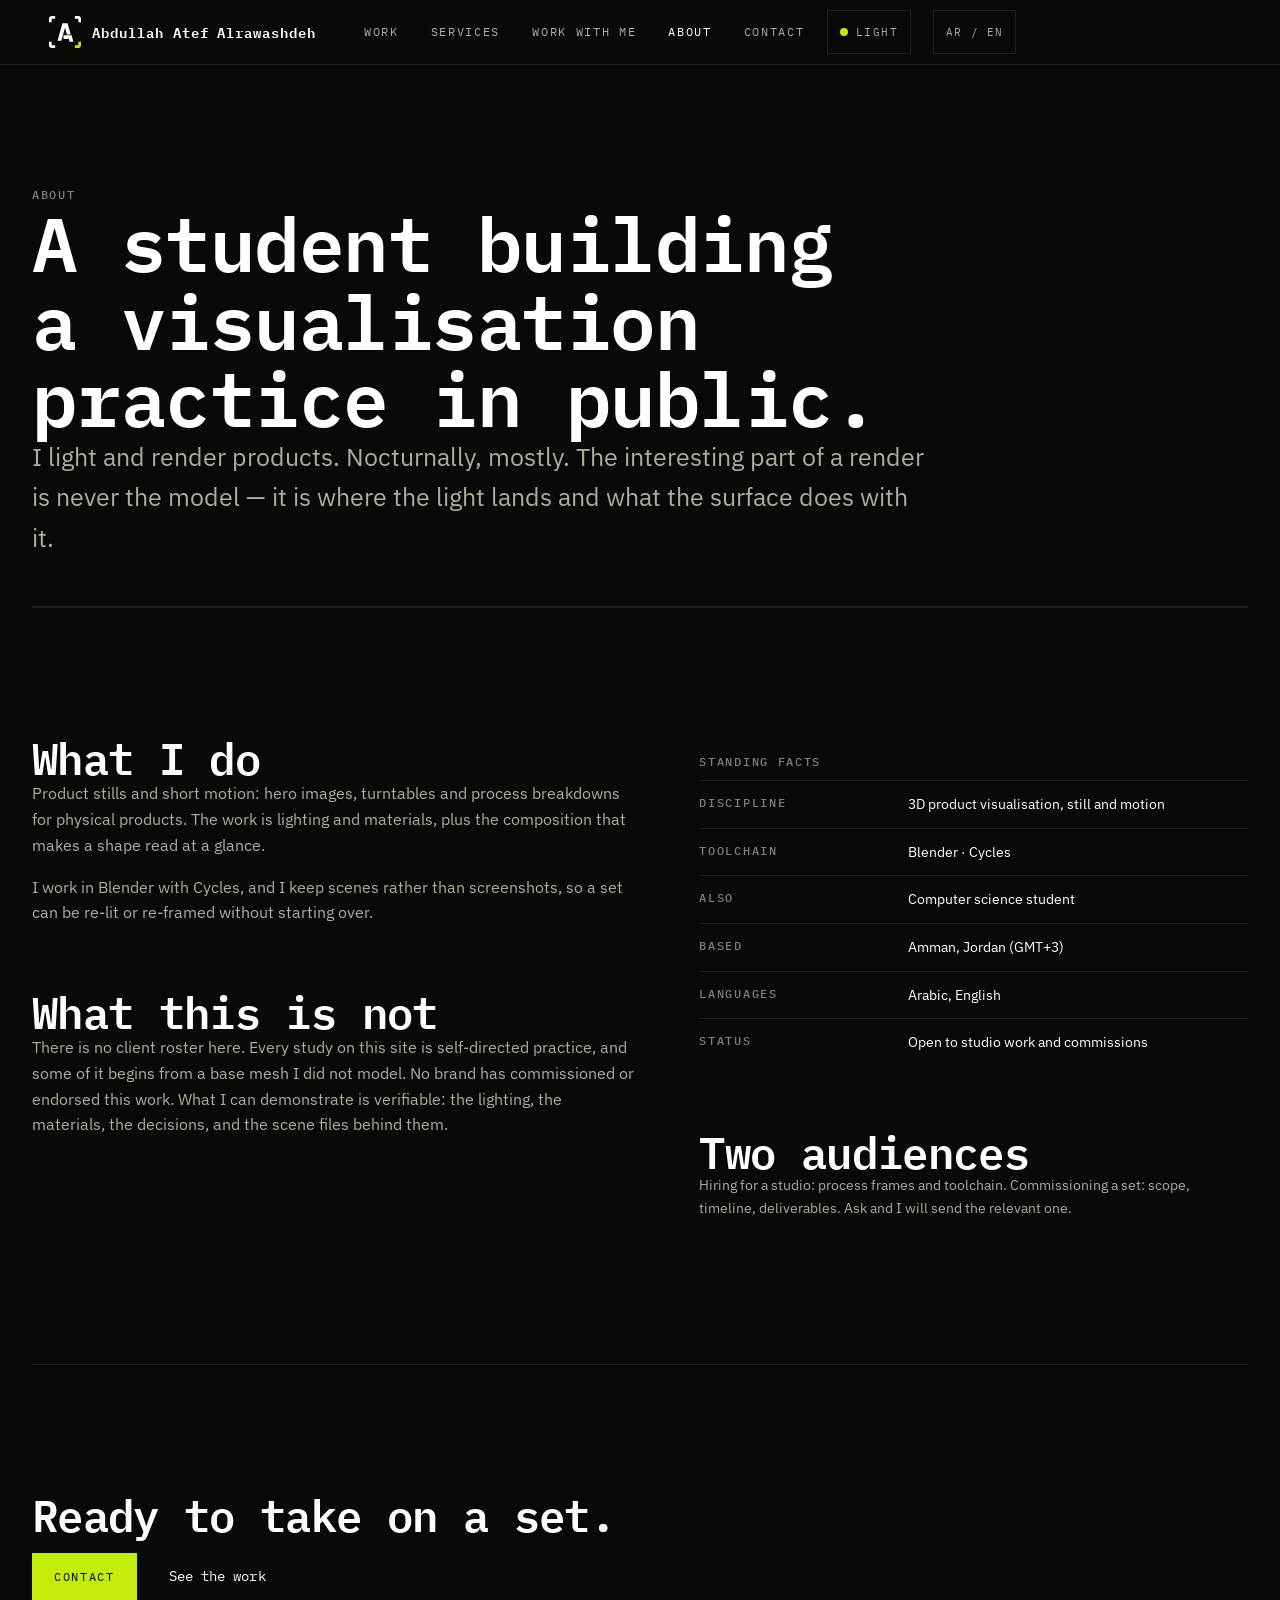
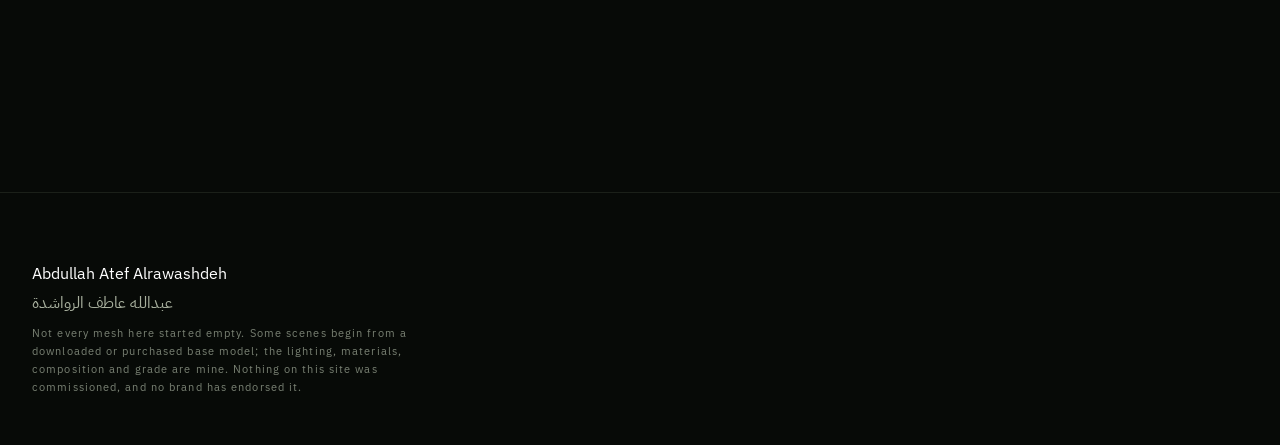
<file: about.html>
﻿<!doctype html>
<html lang="en" dir="ltr" data-lang="en" data-page="about">
<head>
<meta charset="utf-8">
<meta name="viewport" content="width=device-width, initial-scale=1">
<script>(function(){var r=document.documentElement;r.className+=" js";
var l="ar";try{l=(localStorage.getItem("aa-lang")==="en")?"en":"ar";}catch(e){}
r.setAttribute("data-lang",l);r.setAttribute("lang",l);
r.setAttribute("dir",l==="ar"?"rtl":"ltr");})();</script>
<title>نبذة — عبدالله عاطف الرواشدة</title>
<meta name="description" content="عبدالله عاطف الرواشدة طالب تصوير منتجات بالأبعاد الثلاثية في عمّان، الأردن، يعمل في Blender وCycles.">
<link rel="canonical" href="https://3bdull4h2008.github.io/about.html">
<meta name="theme-color" content="#070A07">
<link rel="icon" href="assets/favicon/favicon.ico">
<link rel="icon" href="assets/favicon/favicon.svg" type="image/svg+xml">
<link rel="apple-touch-icon" href="assets/favicon/favicon-180.png">
<link rel="manifest" href="site.webmanifest">
<link rel="stylesheet" href="assets/fonts/fonts.css">
<link rel="stylesheet" href="assets/css/tokens.css">
<link rel="stylesheet" href="assets/css/site.css">
<meta property="og:type" content="website">
<meta property="og:site_name" content="Abdullah Atef Alrawashdeh">
<meta property="og:locale" content="ar_JO">
<meta property="og:locale:alternate" content="en_US">
<meta property="og:url" content="https://3bdull4h2008.github.io/about.html">
<meta property="og:title" content="نبذة — عبدالله عاطف الرواشدة">
<meta property="og:description" content="عبدالله عاطف الرواشدة طالب تصوير منتجات بالأبعاد الثلاثية في عمّان، الأردن، يعمل في Blender وCycles.">
<meta property="og:image" content="https://3bdull4h2008.github.io/assets/img/og.png">
<meta property="og:image:width" content="1200">
<meta property="og:image:height" content="630">
<meta property="og:image:alt" content="ساعة غوص من الفولاذ مفكّكة على خلفية داكنة.">
<meta name="twitter:card" content="summary_large_image">
<meta name="twitter:title" content="نبذة — عبدالله عاطف الرواشدة">
<meta name="twitter:description" content="عبدالله عاطف الرواشدة طالب تصوير منتجات بالأبعاد الثلاثية في عمّان، الأردن، يعمل في Blender وCycles.">
<meta name="twitter:image" content="https://3bdull4h2008.github.io/assets/img/og.png">
<meta name="twitter:image:alt" content="ساعة غوص من الفولاذ مفكّكة على خلفية داكنة.">
<script type="application/ld+json">{"@context": "https://schema.org", "@type": "Person", "name": "Abdullah Atef Alrawashdeh", "alternateName": "عبدالله عاطف الرواشدة", "jobTitle": "طالب تصوير منتجات بالأبعاد الثلاثية", "description": "عبدالله عاطف الرواشدة طالب تصوير منتجات بالأبعاد الثلاثية في عمّان، الأردن، يعمل في Blender وCycles.", "url": "https://3bdull4h2008.github.io/", "image": "https://3bdull4h2008.github.io/assets/img/og.png", "address": {"@type": "PostalAddress", "addressLocality": "Amman", "addressCountry": "JO"}, "knowsAbout": ["Blender", "Cycles", "تصوير المنتجات بالأبعاد الثلاثية"], "sameAs": ["https://instagram.com/ibnateff"]}</script>
<script src="assets/js/theme.js"></script>
<script src="assets/js/media.js" defer></script>
<script src="assets/js/motion.js" defer></script>
<script src="assets/js/lang.js" defer></script>
<noscript><style>[data-reveal]{opacity:1 !important;transform:none !important;}</style></noscript>
</head>
<body>
<a class="skip" href="#main" lang="ar" data-i18n="skip">تخطَّ إلى المحتوى</a>
<header class="site-head">
  <div class="wrap site-head__inner">
    <a class="brand" href="index.html" data-i18n-aria="brandAria"
       aria-label="عبدالله عاطف الرواشدة، الصفحة الرئيسية">
      <svg class="brand__mark" viewBox="0 0 96 96" width="34" height="34"
           aria-hidden="true" focusable="false"><path d="M 7.872 2.88 L 20.16 2.88 L 20.16 10.368 L 10.368 10.368 L 10.368 20.16 L 2.88 20.16 L 2.88 7.872 Z M 88.128 2.88 L 75.84 2.88 L 75.84 10.368 L 85.632 10.368 L 85.632 20.16 L 93.12 20.16 L 93.12 7.872 Z M 7.872 93.12 L 20.16 93.12 L 20.16 85.632 L 10.368 85.632 L 10.368 75.84 L 2.88 75.84 L 2.88 88.128 Z M 40.8 23.04 L 51.552 23.04 L 37.632 72.96 L 26.88 72.96 Z M 53.357 54.989 L 44.448 23.04 L 55.2 23.04 L 64.109 54.989 Z M 55.853 57.485 L 66.605 57.485 L 71.616 75.456 L 60.864 75.456 Z M 43.747 57.485 L 57.245 57.485 L 57.245 67.469 L 43.747 67.469 Z" style="fill:currentColor"/>
<path d="M 88.128 93.12 L 75.84 93.12 L 75.84 85.632 L 85.632 85.632 L 85.632 75.84 L 93.12 75.84 L 93.12 88.128 Z" style="fill:var(--accent)"/></svg>
      <span class="brand__text" lang="en">Abdullah Atef Alrawashdeh</span>
    </a>
    <nav class="site-nav" data-i18n-aria="navAria"
         aria-label="التنقّل الرئيسي">
      <ul>
        <li><a href="work.html" lang="ar" data-i18n="nav.work">الأعمال</a></li>
        <li><a href="services.html" lang="ar" data-i18n="nav.services">الخدمات</a></li>
        <li><a href="work-with-me.html" lang="ar" data-i18n="nav.workWithMe">اعمل معي</a></li>
        <li><a href="about.html" aria-current="page" lang="ar" data-i18n="nav.about">نبذة</a></li>
        <li><a href="contact.html" lang="ar" data-i18n="nav.contact">تواصل</a></li>
      </ul>
    </nav>
    <button class="theme" type="button" data-theme-toggle
            aria-label="التبديل إلى السمة الفاتحة">
      <span class="theme__dot" aria-hidden="true"></span>
      <span class="theme__text" lang="ar"
            data-i18n="themeLight">فاتح</span>
    </button>
    <button class="lang" type="button" data-lang-toggle lang="en"
            aria-label="التبديل إلى الإنجليزية">
      AR / EN
    </button>
  </div>
</header>
<main id="main" tabindex="-1" class="wrap">
  <section class="masthead">
    <p class="label" lang="ar" data-i18n="aboutLabel">نبذة</p>
    <h1 lang="ar" data-i18n="aboutTitle">طالب يبني ممارسةً في التصوير ثلاثي الأبعاد علنًا.</h1>
    <p class="lede" lang="ar" data-i18n="aboutLede">أُصيِّر المنتجات. ليلًا في الغالب. الجزء الممتع في أي مشهد ليس المجسم أبدًا — بل أين تقع الإضاءة وما يفعله السطح بها.</p>
  </section>

  <section class="section section--split" data-reveal>
    <div>
      <h2 lang="ar" data-i18n="aboutDo">ما أفعله</h2>
      <p lang="ar" data-i18n="aboutDoP1">صور ثابتة ومقاطع قصيرة للمنتجات: صور رئيسية، ومشاهد دوّارة، وتفكيك للمراحل. العمل كله في الإضاءة والخامات، إضافة إلى التكوين الذي يجعل الشكل يُقرأ من نظرة واحدة.</p>
      <p lang="ar" data-i18n="aboutDoP2">أعمل في Blender مع Cycles، وأحتفظ بالمشاهد لا بالصور، فيمكن إعادة إضاءة طقم أو تغيير تأطيره دون البدء من جديد.</p>
      <h2 class="mt" lang="ar" data-i18n="aboutNot">ما ليس هذا</h2>
      <p lang="ar" data-i18n="aboutNotP">لا توجد هنا قائمة عملاء. كل دراسة في هذا الموقع ممارسة ذاتية، وبعضها يبدأ من مجسم أساسي لم أنمذجه أنا. لم تكلّف أي علامة تجارية هذا العمل ولم تصادق عليه. وما أستطيع إثباته قابل للتحقّق: الإضاءة، والخامات، والقرارات، وملفات المشاهد خلفها.</p>
    </div>
    <div>
      <table class="facts">
        <caption class="label" lang="ar" data-i18n="factsStanding">حقائق ثابتة</caption>
        <tbody>
          <tr><th scope="row" lang="ar" data-i18n="factDiscipline">المجال</th><td lang="ar" data-i18n="factDisciplineV">تصوير المنتجات بالأبعاد الثلاثية، ثابت ومتحرك</td></tr>
          <tr><th scope="row" lang="ar" data-i18n="factTools">الأدوات</th><td lang="en" data-i18n="factToolsV">Blender · Cycles</td></tr>
          <tr><th scope="row" lang="ar" data-i18n="factAlso">وأيضًا</th><td lang="ar" data-i18n="factAlsoV">طالب علوم حاسوب</td></tr>
          <tr><th scope="row" lang="ar" data-i18n="factBased">المقر</th><td lang="ar" data-i18n="factBasedV">عمّان، الأردن (غرينتش+3)</td></tr>
          <tr><th scope="row" lang="ar" data-i18n="factLangs">اللغات</th><td lang="ar" data-i18n="factLangsV">العربية، الإنجليزية</td></tr>
          <tr><th scope="row" lang="ar" data-i18n="factStatus">الحالة</th><td lang="ar" data-i18n="factStatusV">متاح للعمل في الاستوديو والعمولات</td></tr>
        </tbody>
      </table>
      <h2 class="mt" lang="ar" data-i18n="twoAud">جمهوران</h2>
      <p class="small" lang="ar" data-i18n="twoAudP">من يوظّف لاستوديو: إطارات المراحل والأدوات. ومن يُكلّف بمجموعة: النطاق والجدول الزمني والمخرجات. اطلب ما يخصّك وأرسله لك.</p>
    </div>
  </section>

  <section class="section section--cta" data-reveal>
    <h2 lang="ar" data-i18n="readyTitle">جاهز للعمل على مجموعة كاملة.</h2>
    <div class="section--cta__row">
      <a class="btn" href="contact.html" lang="ar" data-i18n="btnContact">تواصل</a>
      <a class="link" href="work.html" lang="ar" data-i18n="btnWork">شاهد الأعمال</a>
    </div>
  </section>
</main>
<footer class="site-foot">
  <div class="wrap">
    <p class="site-foot__name" lang="en">Abdullah Atef Alrawashdeh</p>
    <p class="site-foot__ar" lang="ar">عبدالله عاطف الرواشدة</p>
    <p class="site-foot__legal"><span lang="ar" data-i18n="disclosure">لم يبدأ كل مجسم هنا من الصفر. بعض المشاهد تنطلق من مجسم أساسي مُنزَّل أو مُشترى؛ الإضاءة والخامات والتكوين والتدريج اللوني من عملي. لا شيء في هذا الموقع مُكلَّف به، ولم تصادق عليه أي علامة تجارية.</span></p>
  </div>
</footer>
</body>
</html>
</file>
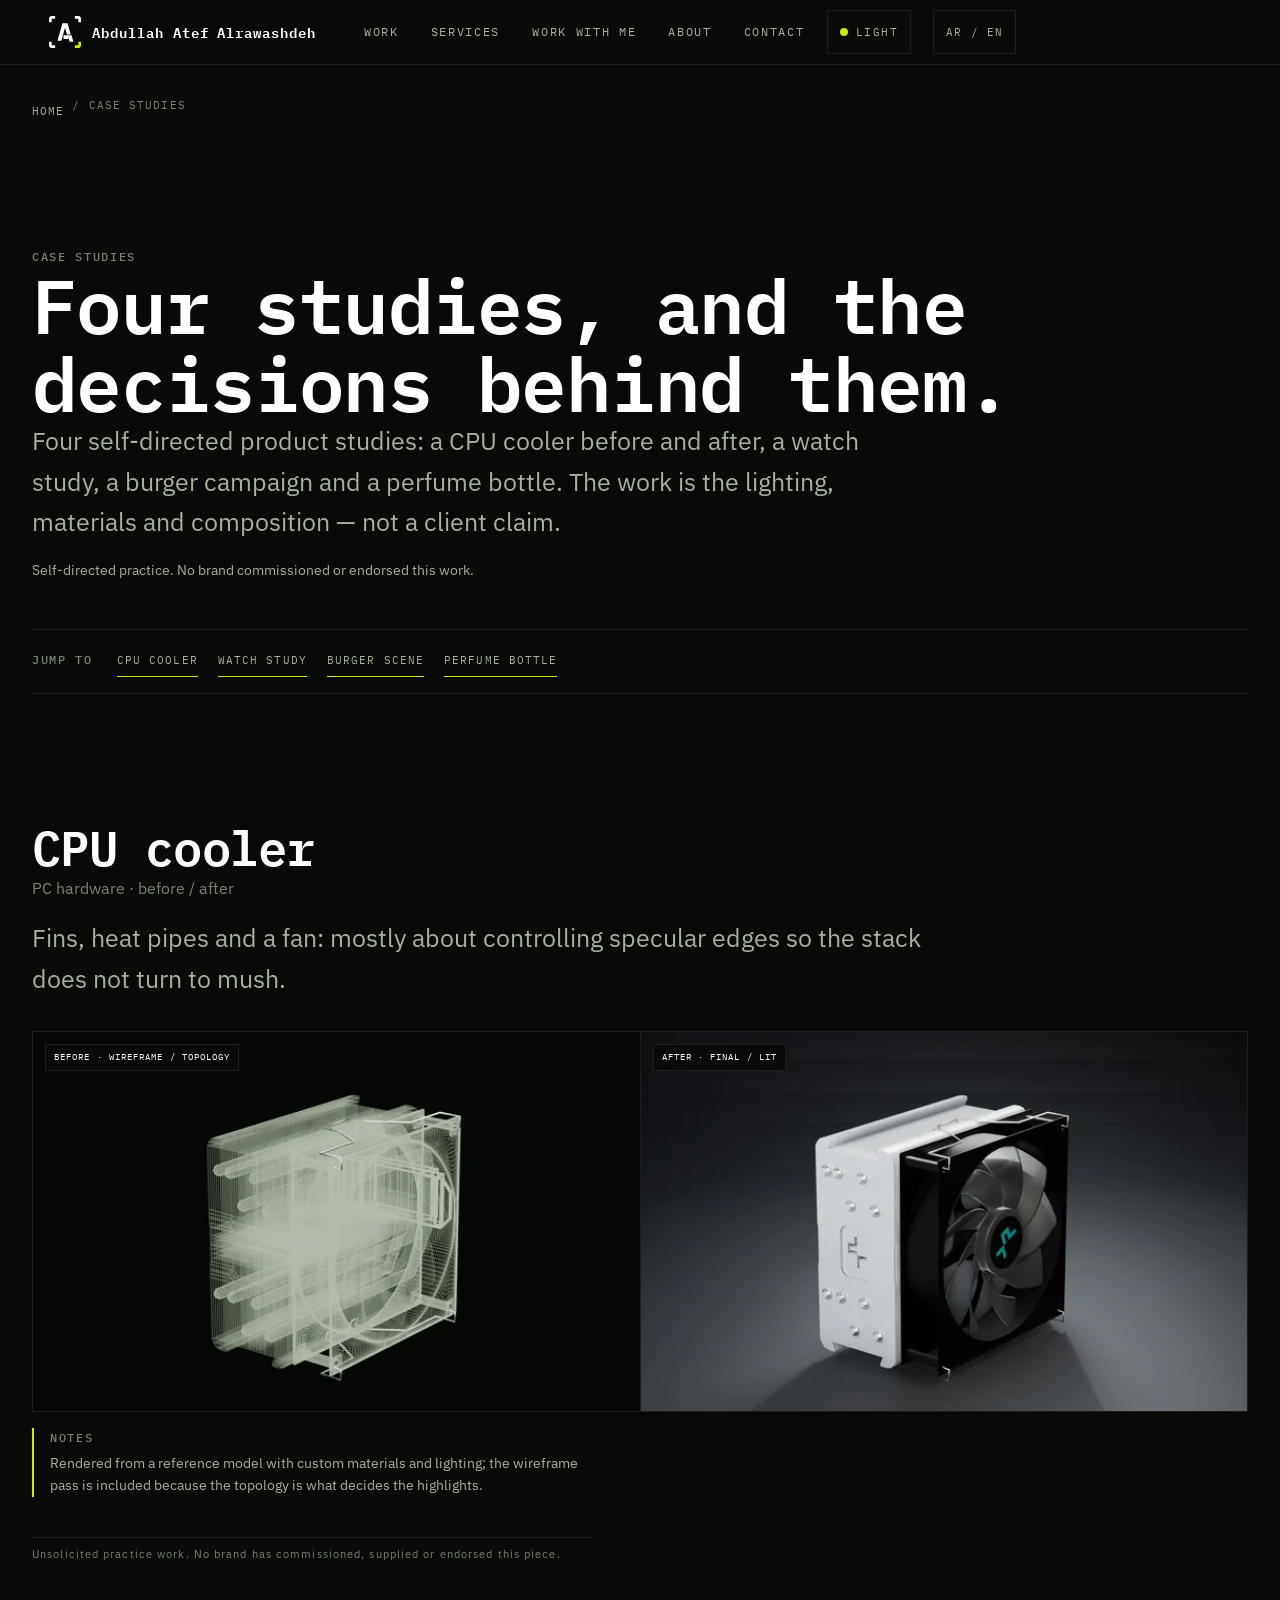
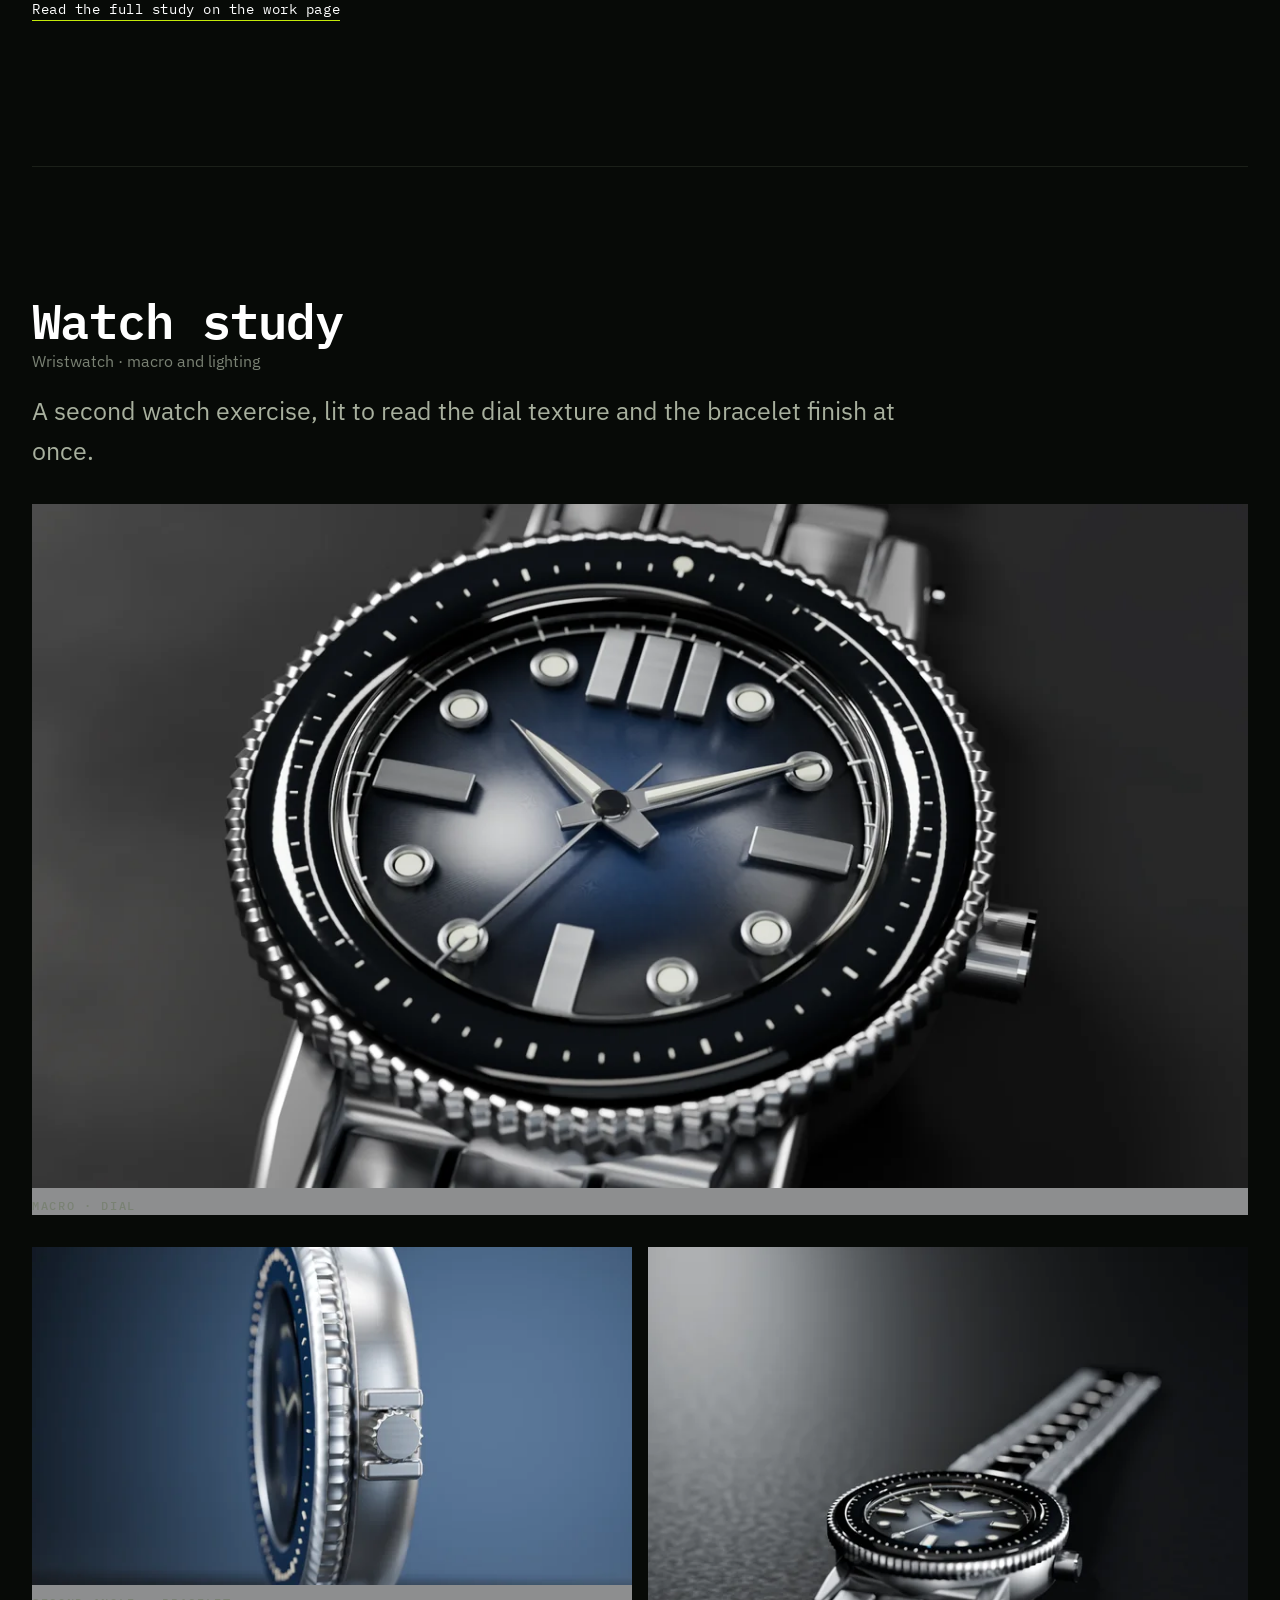
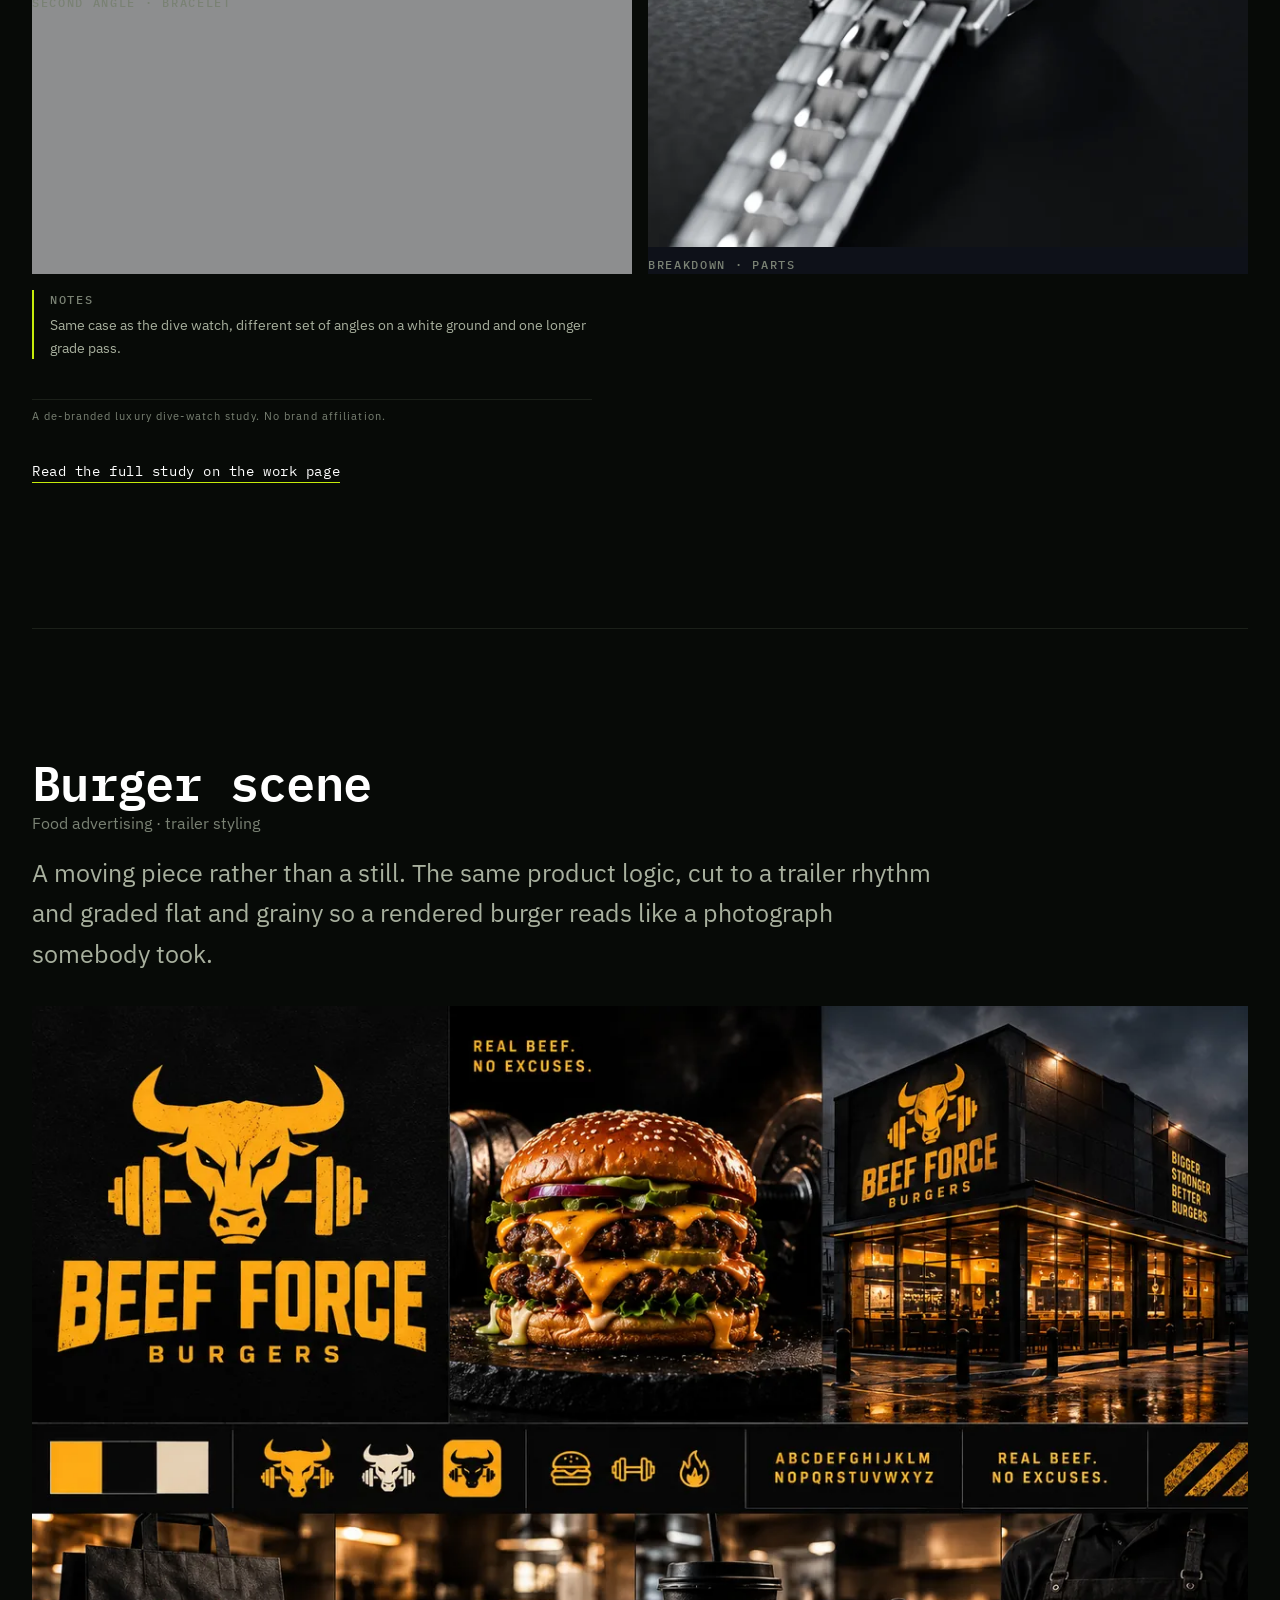
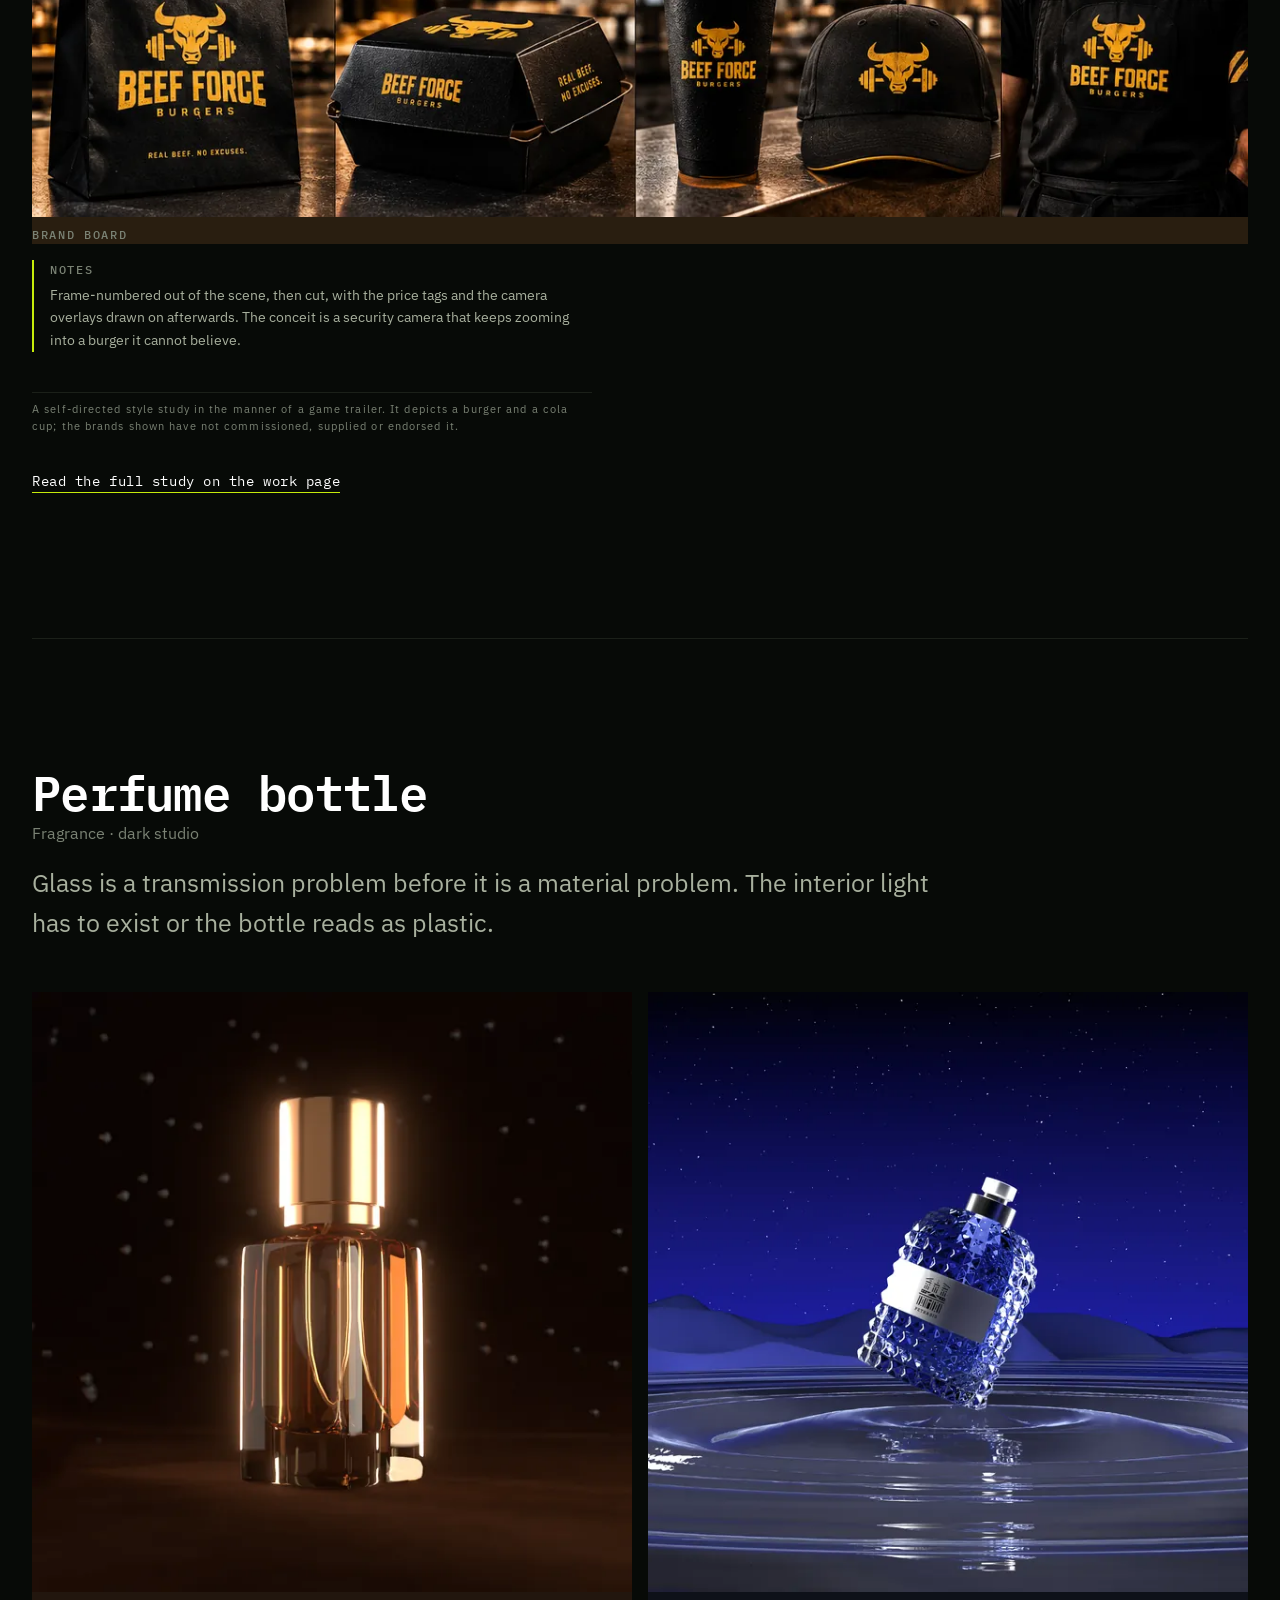
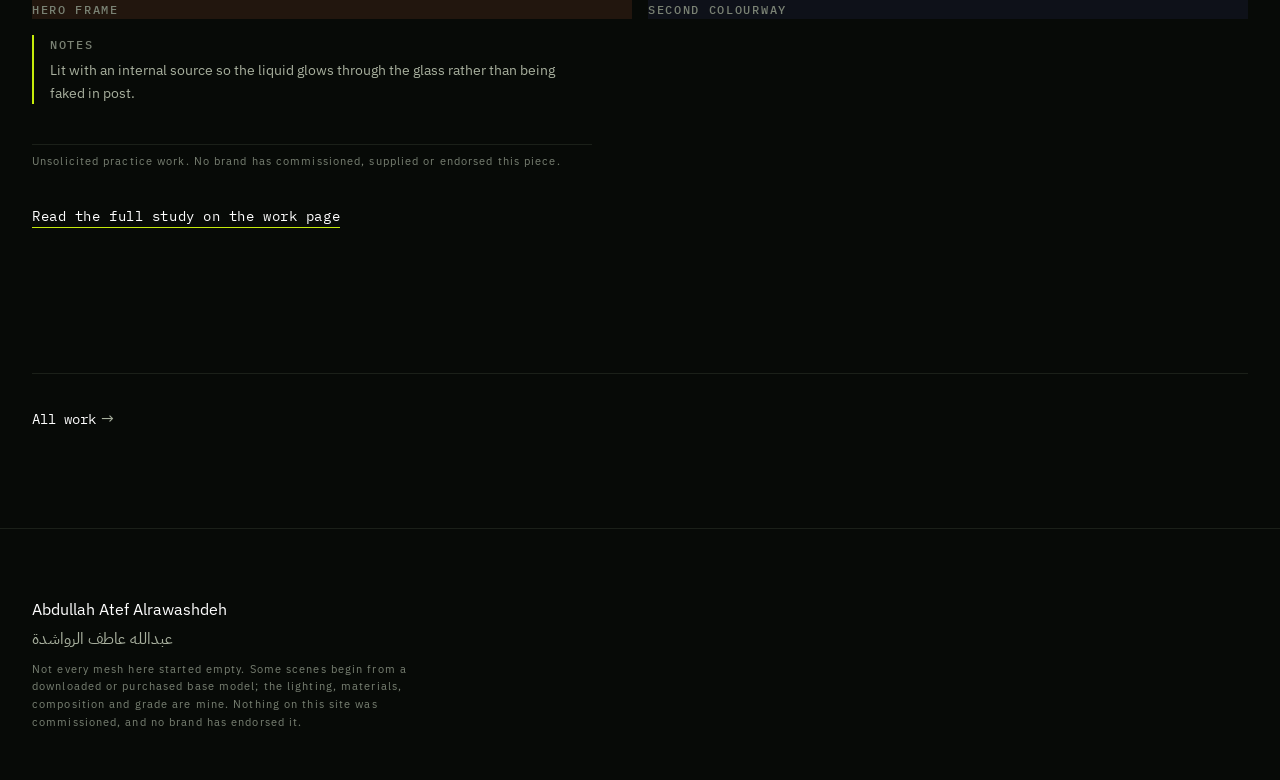
<file: case-studies.html>
<!doctype html>
<html lang="en" dir="ltr" data-lang="en" data-page="case-studies" data-default-lang="en">
<head>
<meta charset="utf-8">
<meta name="viewport" content="width=device-width, initial-scale=1">
<script>(function(){var r=document.documentElement;r.className+=" js";
var l="en";try{var s=localStorage.getItem("aa-lang")||localStorage.getItem("aa-lang-sales");if(s==="ar")l="ar";}catch(e){}
r.setAttribute("data-lang",l);r.setAttribute("lang",l);
r.setAttribute("dir",l==="ar"?"rtl":"ltr");})();</script>
<title>Case studies - Abdullah Atef</title>
<meta name="description" content="Four self-directed product studies: a CPU cooler before and after, a watch study, a burger campaign and a perfume bottle.">
<link rel="canonical" href="https://3bdull4h2008.github.io/case-studies.html">
<meta name="theme-color" content="#070A07">
<link rel="icon" href="assets/favicon/favicon.ico">
<link rel="icon" href="assets/favicon/favicon.svg" type="image/svg+xml">
<link rel="apple-touch-icon" href="assets/favicon/favicon-180.png">
<link rel="manifest" href="site.webmanifest">
<link rel="stylesheet" href="assets/fonts/fonts.css">
<link rel="stylesheet" href="assets/css/tokens.css">
<link rel="stylesheet" href="assets/css/site.css">
<link rel="stylesheet" href="assets/css/commerce.css">
<meta property="og:type" content="website">
<meta property="og:site_name" content="Abdullah Atef Alrawashdeh">
<meta property="og:locale" content="en_US">
<meta property="og:locale:alternate" content="ar_JO">
<meta property="og:url" content="https://3bdull4h2008.github.io/case-studies.html">
<meta property="og:title" content="Case studies - Abdullah Atef">
<meta property="og:description" content="Four self-directed product studies: a CPU cooler before and after, a watch study, a burger campaign and a perfume bottle.">
<meta property="og:image" content="https://3bdull4h2008.github.io/assets/img/og.png">
<meta property="og:image:width" content="1200">
<meta property="og:image:height" content="630">
<meta property="og:image:alt" content="A dive watch taken apart on a dark background.">
<meta name="twitter:card" content="summary_large_image">
<meta name="twitter:title" content="Case studies - Abdullah Atef">
<meta name="twitter:description" content="Four self-directed product studies: a CPU cooler before and after, a watch study, a burger campaign and a perfume bottle.">
<meta name="twitter:image" content="https://3bdull4h2008.github.io/assets/img/og.png">
<meta name="twitter:image:alt" content="A dive watch taken apart on a dark background.">
<script type="application/ld+json">{"@context":"https://schema.org","@graph":[{"@type":"BreadcrumbList","itemListElement":[{"@type":"ListItem","position":1,"name":"Home","item":"https://3bdull4h2008.github.io/"},{"@type":"ListItem","position":2,"name":"Case studies","item":"https://3bdull4h2008.github.io/case-studies.html"}]},{"@type":"CollectionPage","@id":"https://3bdull4h2008.github.io/case-studies.html#page","url":"https://3bdull4h2008.github.io/case-studies.html","name":"Case studies","description":"Four self-directed product studies: a CPU cooler before and after, a watch study, a burger campaign and a perfume bottle.","isPartOf":{"@type":"WebSite","@id":"https://3bdull4h2008.github.io/#website","url":"https://3bdull4h2008.github.io/","name":"Abdullah Atef Alrawashdeh"},"hasPart":[{"@type":"CreativeWork","name":"CPU cooler - before and after","url":"https://3bdull4h2008.github.io/case-studies.html#cpu-cooler","image":"https://3bdull4h2008.github.io/assets/img/cpu-cooler-00-1280.jpg"},{"@type":"CreativeWork","name":"Watch study","url":"https://3bdull4h2008.github.io/case-studies.html#watch-study","image":"https://3bdull4h2008.github.io/assets/img/watch-macro-00-1280.jpg"},{"@type":"CreativeWork","name":"Burger scene","url":"https://3bdull4h2008.github.io/case-studies.html#burger-scene","image":"https://3bdull4h2008.github.io/assets/img/beef-force-00-1280.jpg"},{"@type":"CreativeWork","name":"Perfume bottle","url":"https://3bdull4h2008.github.io/case-studies.html#perfume-bottle","image":"https://3bdull4h2008.github.io/assets/img/perfume-bottle-00-1280.jpg"}]}]}</script>
<script src="assets/js/theme.js"></script>
<script src="assets/js/motion.js" defer></script>
<script src="assets/js/lang.js" defer></script>
<noscript><style>[data-reveal]{opacity:1 !important;transform:none !important;}</style></noscript>
</head>
<body class="page-case-studies">
<a class="skip" href="#main" data-i18n="skip">Skip to content</a>
<header class="site-head">
  <div class="wrap site-head__inner">
    <a class="brand" href="index.html" data-i18n-aria="brandAria"
       aria-label="Abdullah Atef Alrawashdeh, home">
      <svg class="brand__mark" viewBox="0 0 96 96" width="34" height="34"
           aria-hidden="true" focusable="false"><path d="M 7.872 2.88 L 20.16 2.88 L 20.16 10.368 L 10.368 10.368 L 10.368 20.16 L 2.88 20.16 L 2.88 7.872 Z M 88.128 2.88 L 75.84 2.88 L 75.84 10.368 L 85.632 10.368 L 85.632 20.16 L 93.12 20.16 L 93.12 7.872 Z M 7.872 93.12 L 20.16 93.12 L 20.16 85.632 L 10.368 85.632 L 10.368 75.84 L 2.88 75.84 L 2.88 88.128 Z M 40.8 23.04 L 51.552 23.04 L 37.632 72.96 L 26.88 72.96 Z M 53.357 54.989 L 44.448 23.04 L 55.2 23.04 L 64.109 54.989 Z M 55.853 57.485 L 66.605 57.485 L 71.616 75.456 L 60.864 75.456 Z M 43.747 57.485 L 57.245 57.485 L 57.245 67.469 L 43.747 67.469 Z" style="fill:currentColor"/>
<path d="M 88.128 93.12 L 75.84 93.12 L 75.84 85.632 L 85.632 85.632 L 85.632 75.84 L 93.12 75.84 L 93.12 88.128 Z" style="fill:var(--accent)"/></svg>
      <span class="brand__text" lang="en">Abdullah Atef Alrawashdeh</span>
    </a>
    <nav class="site-nav" data-i18n-aria="navAria" aria-label="Primary">
      <ul>
        <li><a href="work.html" data-i18n="nav.work">Work</a></li>
        <li><a href="services.html" data-i18n="nav.services">Services</a></li>
        <li><a href="work-with-me.html" data-i18n="nav.workWithMe">Work with me</a></li>
        <li><a href="about.html" data-i18n="nav.about">About</a></li>
        <li><a href="contact.html" data-i18n="nav.contact">Contact</a></li>
      </ul>
    </nav>
    <button class="theme" type="button" data-theme-toggle
            aria-label="Switch to light theme">
      <span class="theme__dot" aria-hidden="true"></span>
      <span class="theme__text" data-i18n="themeLight">Light</span>
    </button>
    <button class="lang" type="button" data-lang-toggle
            aria-label="Switch to Arabic">
      AR / EN
    </button>
  </div>
</header>
<main id="main" tabindex="-1" class="wrap">
  <nav class="breadcrumb" data-i18n-aria="cs.breadcrumbAria" aria-label="Breadcrumb">
    <ol>
      <li><a href="index.html" data-i18n="cs.home">Home</a></li>
      <li aria-current="page" data-i18n="cs.label">Case studies</li>
    </ol>
  </nav>

  <section class="masthead">
    <p class="label" data-i18n="cs.label">Case studies</p>
    <h1 data-i18n="cs.title">Four studies, and the decisions behind them.</h1>
    <p class="lede" data-i18n="cs.lede">Four self-directed product studies: a CPU cooler before and after, a watch study, a burger campaign and a perfume bottle. The work is the lighting, materials and composition — not a client claim.</p>
    <p class="small" data-i18n="cs.meta">Self-directed practice. No brand commissioned or endorsed this work.</p>
  </section>

  <nav class="case-jump" data-i18n-aria="cs.label" aria-label="Case studies">
    <span class="label" data-i18n="cs.jump">Jump to</span>
    <a href="#cpu-cooler" data-i18n="cs.cpu.name">CPU cooler</a>
    <a href="#watch-study" data-i18n="cs.watch.name">Watch study</a>
    <a href="#burger-scene" data-i18n="cs.beef.name">Burger scene</a>
    <a href="#perfume-bottle" data-i18n="cs.perfume.name">Perfume bottle</a>
  </nav>

  <article class="study" id="cpu-cooler" data-reveal style="--reveal-i:0">
    <header class="study__head">
      <h2 class="study__title" data-i18n="cs.cpu.name">CPU cooler</h2>
      <p class="study__subject" data-i18n="cs.cpu.subject">PC hardware · before / after</p>
    </header>
    <p class="lede" data-i18n="cs.cpu.body">Fins, heat pipes and a fan: mostly about controlling specular edges so the stack does not turn to mush.</p>
    <div class="compare-pair">
      <div class="compare-pane">
        <span class="compare-pane__label" data-i18n="cs.cpu.beforeLabel">Before · wireframe / topology</span>
        <figure>
          <img src="assets/img/cpu-cooler-02-1280.jpg"
               srcset="assets/img/cpu-cooler-02-640.webp 640w, assets/img/cpu-cooler-02-1280.webp 1280w, assets/img/cpu-cooler-02-1920.webp 1920w"
               sizes="(min-width: 900px) 44vw, 92vw"
               alt="Wireframe pass of a tower CPU cooler on a dark grey background."
               width="1280" height="720" loading="lazy" decoding="async"
               data-i18n-alt="cs.cpu.beforeAlt">
        </figure>
      </div>
      <div class="compare-pane">
        <span class="compare-pane__label" data-i18n="cs.cpu.afterLabel">After · final / lit</span>
        <figure>
          <img src="assets/img/cpu-cooler-00-1280.jpg"
               srcset="assets/img/cpu-cooler-00-640.webp 640w, assets/img/cpu-cooler-00-1280.webp 1280w, assets/img/cpu-cooler-00-1920.webp 1920w"
               sizes="(min-width: 900px) 44vw, 92vw"
               alt="The same tower CPU cooler, lit and finished, on a white background."
               width="1280" height="720" loading="lazy" decoding="async"
               data-i18n-alt="cs.cpu.afterAlt">
        </figure>
      </div>
    </div>
    <p class="study__note"><span class="label" data-i18n="cs.notes">Notes</span> <span data-i18n="cs.cpu.note">Rendered from a reference model with custom materials and lighting; the wireframe pass is included because the topology is what decides the highlights.</span></p>
    <p class="study__credit" data-i18n="cs.cpu.credit">Unsolicited practice work. No brand has commissioned, supplied or endorsed this piece.</p>
    <p><a class="text-link" href="work.html#cpu-cooler" data-i18n="cs.full">Read the full study on the work page</a></p>
  </article>

  <article class="study" id="watch-study" data-reveal style="--reveal-i:1">
    <header class="study__head">
      <h2 class="study__title" data-i18n="cs.watch.name">Watch study</h2>
      <p class="study__subject" data-i18n="cs.watch.subject">Wristwatch · macro and lighting</p>
    </header>
    <p class="lede" data-i18n="cs.watch.body">A second watch exercise, lit to read the dial texture and the bracelet finish at once.</p>
    <figure class="plate" style="--ph:#8D8E8F">
      <img src="assets/img/watch-macro-00-1280.jpg"
           srcset="assets/img/watch-macro-00-640.webp 640w, assets/img/watch-macro-00-1280.webp 1280w, assets/img/watch-macro-00-1920.webp 1920w"
           sizes="92vw"
           alt="Macro of a dive watch on a white ground, the dial texture reading clearly."
           width="1280" height="720" loading="lazy" decoding="async"
           data-i18n-alt="cs.watch.oneAlt">
      <figcaption class="label" data-i18n="cs.watch.oneLabel">Macro · dial</figcaption>
    </figure>
    <div class="pair pair--even">
      <figure class="plate" style="--ph:#8D8E8F">
        <img src="assets/img/watch-macro-01-1280.jpg"
             srcset="assets/img/watch-macro-01-640.webp 640w, assets/img/watch-macro-01-1280.webp 1280w, assets/img/watch-macro-01-1920.webp 1920w"
             sizes="(min-width: 900px) 46vw, 92vw"
             alt="The same watch seen side-on, the bracelet links stacking out of frame."
             width="1280" height="720" loading="lazy" decoding="async"
             data-i18n-alt="cs.watch.twoAlt">
        <figcaption class="label" data-i18n="cs.watch.twoLabel">Second angle · bracelet</figcaption>
      </figure>
      <figure class="plate" style="--ph:#0E1119">
        <img src="assets/img/dive-watch-00-1280.jpg"
             srcset="assets/img/dive-watch-00-640.webp 640w, assets/img/dive-watch-00-1280.webp 1280w, assets/img/dive-watch-00-1920.webp 1920w"
             sizes="(min-width: 900px) 46vw, 92vw"
             alt="A steel dive watch taken apart, its bezel, dial and movement floating separately against deep navy."
             width="1280" height="1280" loading="lazy" decoding="async"
             data-i18n-alt="s.dive-watch.alt.0">
        <figcaption class="label" data-i18n="cs.watch.breakdownLabel">Breakdown · parts</figcaption>
      </figure>
    </div>
    <p class="study__note"><span class="label" data-i18n="cs.notes">Notes</span> <span data-i18n="cs.watch.note">Same case as the dive watch, different set of angles on a white ground and one longer grade pass.</span></p>
    <p class="study__credit" data-i18n="cs.watch.credit">A de-branded luxury dive-watch study. No brand affiliation.</p>
    <p><a class="text-link" href="work.html#watch-macro" data-i18n="cs.full">Read the full study on the work page</a></p>
  </article>

  <article class="study" id="burger-scene" data-reveal style="--reveal-i:2">
    <header class="study__head">
      <h2 class="study__title" data-i18n="cs.beef.name">Burger scene</h2>
      <p class="study__subject" data-i18n="cs.beef.subject">Food advertising · trailer styling</p>
    </header>
    <p class="lede" data-i18n="cs.beef.body">A moving piece rather than a still. The same product logic, cut to a trailer rhythm and graded flat and grainy so a rendered burger reads like a photograph somebody took.</p>
    <figure class="plate" style="--ph:#291E10">
      <img src="assets/img/beef-force-00-1280.jpg"
           srcset="assets/img/beef-force-00-640.webp 640w, assets/img/beef-force-00-1280.webp 1280w"
           sizes="92vw"
           alt="The Beef Force brand board: the bull mark, the menu boards and the packaging."
           width="1280" height="853" loading="lazy" decoding="async"
           data-i18n-alt="cs.beef.alt">
      <figcaption class="label" data-i18n="cs.beef.frameLabel">Brand board</figcaption>
    </figure>
    <p class="study__note"><span class="label" data-i18n="cs.notes">Notes</span> <span data-i18n="cs.beef.note">Frame-numbered out of the scene, then cut, with the price tags and the camera overlays drawn on afterwards. The conceit is a security camera that keeps zooming into a burger it cannot believe.</span></p>
    <p class="study__credit" data-i18n="cs.beef.credit">A self-directed style study in the manner of a game trailer. It depicts a burger and a cola cup; the brands shown have not commissioned, supplied or endorsed it.</p>
    <p><a class="text-link" href="work.html#beef-force" data-i18n="cs.full">Read the full study on the work page</a></p>
  </article>

  <article class="study" id="perfume-bottle" data-reveal style="--reveal-i:3">
    <header class="study__head">
      <h2 class="study__title" data-i18n="cs.perfume.name">Perfume bottle</h2>
      <p class="study__subject" data-i18n="cs.perfume.subject">Fragrance · dark studio</p>
    </header>
    <p class="lede" data-i18n="cs.perfume.body">Glass is a transmission problem before it is a material problem. The interior light has to exist or the bottle reads as plastic.</p>
    <div class="pair pair--even">
      <figure class="plate" style="--ph:#22160E">
        <img src="assets/img/perfume-bottle-00-1280.jpg"
             srcset="assets/img/perfume-bottle-00-640.webp 640w, assets/img/perfume-bottle-00-1280.webp 1280w, assets/img/perfume-bottle-00-1920.webp 1920w"
             sizes="(min-width: 900px) 46vw, 92vw"
             alt="A square glass perfume bottle glowing from within against near black."
             width="1280" height="1280" loading="lazy" decoding="async"
             data-i18n-alt="cs.perfume.oneAlt">
        <figcaption class="label" data-i18n="cs.perfume.oneLabel">Hero frame</figcaption>
      </figure>
      <figure class="plate" style="--ph:#0E1119">
        <img src="assets/img/perfume-bottle-01-1280.jpg"
             srcset="assets/img/perfume-bottle-01-640.webp 640w, assets/img/perfume-bottle-01-1280.webp 1280w, assets/img/perfume-bottle-01-1920.webp 1920w"
             sizes="(min-width: 900px) 46vw, 92vw"
             alt="A blue glass bottle standing on a reflective surface at night."
             width="1280" height="1280" loading="lazy" decoding="async"
             data-i18n-alt="cs.perfume.twoAlt">
        <figcaption class="label" data-i18n="cs.perfume.twoLabel">Second colourway</figcaption>
      </figure>
    </div>
    <p class="study__note"><span class="label" data-i18n="cs.notes">Notes</span> <span data-i18n="cs.perfume.note">Lit with an internal source so the liquid glows through the glass rather than being faked in post.</span></p>
    <p class="study__credit" data-i18n="cs.perfume.credit">Unsolicited practice work. No brand has commissioned, supplied or endorsed this piece.</p>
    <p><a class="text-link" href="work.html#perfume-bottle" data-i18n="cs.full">Read the full study on the work page</a></p>
  </article>

  <p style="padding: var(--space-lg) 0"><a class="link" href="work.html" data-i18n="cs.back">All work</a> →</p>
</main>
<footer class="site-foot">
  <div class="wrap">
    <p class="site-foot__name" lang="en">Abdullah Atef Alrawashdeh</p>
    <p class="site-foot__ar" lang="ar">عبدالله عاطف الرواشدة</p>
    <p class="site-foot__legal"><span data-i18n="disclosure">Not every mesh here started empty. Some scenes begin from a downloaded or purchased base model; the lighting, materials, composition and grade are mine. Nothing on this site was commissioned, and no brand has endorsed it.</span></p>
  </div>
</footer>
</body>
</html>
</file>
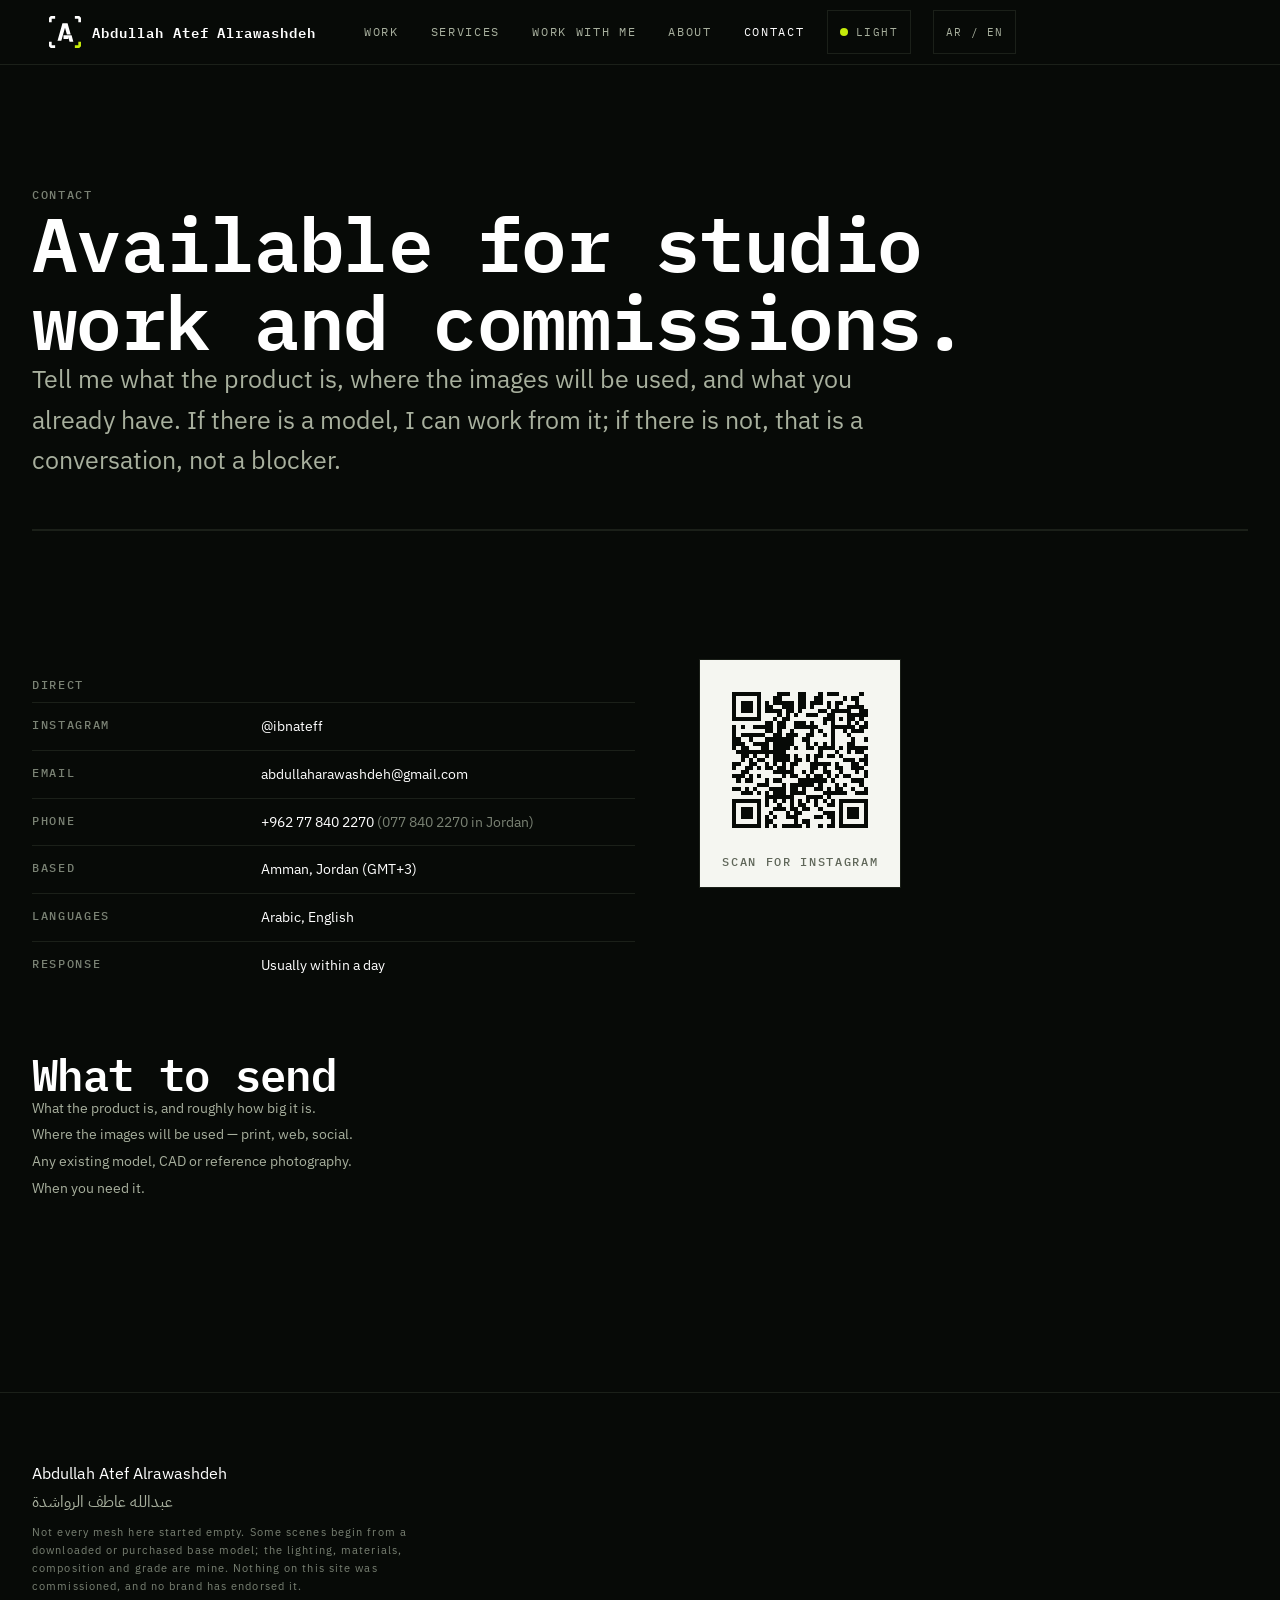
<file: contact.html>
﻿<!doctype html>
<html lang="en" dir="ltr" data-lang="en" data-page="contact">
<head>
<meta charset="utf-8">
<meta name="viewport" content="width=device-width, initial-scale=1">
<script>(function(){var r=document.documentElement;r.className+=" js";
var l="ar";try{l=(localStorage.getItem("aa-lang")==="en")?"en":"ar";}catch(e){}
r.setAttribute("data-lang",l);r.setAttribute("lang",l);
r.setAttribute("dir",l==="ar"?"rtl":"ltr");})();</script>
<title>تواصل — عبدالله عاطف الرواشدة</title>
<meta name="description" content="تواصل مع عبدالله عاطف الرواشدة لتنفيذ أعمال تصوير منتجات بالأبعاد الثلاثية، أو للحديث عن العمل في استوديو.">
<link rel="canonical" href="https://3bdull4h2008.github.io/contact.html">
<meta name="theme-color" content="#070A07">
<link rel="icon" href="assets/favicon/favicon.ico">
<link rel="icon" href="assets/favicon/favicon.svg" type="image/svg+xml">
<link rel="apple-touch-icon" href="assets/favicon/favicon-180.png">
<link rel="manifest" href="site.webmanifest">
<link rel="stylesheet" href="assets/fonts/fonts.css">
<link rel="stylesheet" href="assets/css/tokens.css">
<link rel="stylesheet" href="assets/css/site.css">
<meta property="og:type" content="website">
<meta property="og:site_name" content="Abdullah Atef Alrawashdeh">
<meta property="og:locale" content="ar_JO">
<meta property="og:locale:alternate" content="en_US">
<meta property="og:url" content="https://3bdull4h2008.github.io/contact.html">
<meta property="og:title" content="تواصل — عبدالله عاطف الرواشدة">
<meta property="og:description" content="تواصل مع عبدالله عاطف الرواشدة لتنفيذ أعمال تصوير منتجات بالأبعاد الثلاثية، أو للحديث عن العمل في استوديو.">
<meta property="og:image" content="https://3bdull4h2008.github.io/assets/img/og.png">
<meta property="og:image:width" content="1200">
<meta property="og:image:height" content="630">
<meta property="og:image:alt" content="ساعة غوص من الفولاذ مفكّكة على خلفية داكنة.">
<meta name="twitter:card" content="summary_large_image">
<meta name="twitter:title" content="تواصل — عبدالله عاطف الرواشدة">
<meta name="twitter:description" content="تواصل مع عبدالله عاطف الرواشدة لتنفيذ أعمال تصوير منتجات بالأبعاد الثلاثية، أو للحديث عن العمل في استوديو.">
<meta name="twitter:image" content="https://3bdull4h2008.github.io/assets/img/og.png">
<meta name="twitter:image:alt" content="ساعة غوص من الفولاذ مفكّكة على خلفية داكنة.">
<script type="application/ld+json">{"@context": "https://schema.org", "@type": "Person", "name": "Abdullah Atef Alrawashdeh", "alternateName": "عبدالله عاطف الرواشدة", "jobTitle": "طالب تصوير منتجات بالأبعاد الثلاثية", "description": "تواصل مع عبدالله عاطف الرواشدة لتنفيذ أعمال تصوير منتجات بالأبعاد الثلاثية، أو للحديث عن العمل في استوديو.", "url": "https://3bdull4h2008.github.io/", "image": "https://3bdull4h2008.github.io/assets/img/og.png", "address": {"@type": "PostalAddress", "addressLocality": "Amman", "addressCountry": "JO"}, "knowsAbout": ["Blender", "Cycles", "تصوير المنتجات بالأبعاد الثلاثية"], "sameAs": ["https://instagram.com/ibnateff"]}</script>
<script src="assets/js/theme.js"></script>
<script src="assets/js/media.js" defer></script>
<script src="assets/js/motion.js" defer></script>
<script src="assets/js/lang.js" defer></script>
<noscript><style>[data-reveal]{opacity:1 !important;transform:none !important;}</style></noscript>
</head>
<body>
<a class="skip" href="#main" lang="ar" data-i18n="skip">تخطَّ إلى المحتوى</a>
<header class="site-head">
  <div class="wrap site-head__inner">
    <a class="brand" href="index.html" data-i18n-aria="brandAria"
       aria-label="عبدالله عاطف الرواشدة، الصفحة الرئيسية">
      <svg class="brand__mark" viewBox="0 0 96 96" width="34" height="34"
           aria-hidden="true" focusable="false"><path d="M 7.872 2.88 L 20.16 2.88 L 20.16 10.368 L 10.368 10.368 L 10.368 20.16 L 2.88 20.16 L 2.88 7.872 Z M 88.128 2.88 L 75.84 2.88 L 75.84 10.368 L 85.632 10.368 L 85.632 20.16 L 93.12 20.16 L 93.12 7.872 Z M 7.872 93.12 L 20.16 93.12 L 20.16 85.632 L 10.368 85.632 L 10.368 75.84 L 2.88 75.84 L 2.88 88.128 Z M 40.8 23.04 L 51.552 23.04 L 37.632 72.96 L 26.88 72.96 Z M 53.357 54.989 L 44.448 23.04 L 55.2 23.04 L 64.109 54.989 Z M 55.853 57.485 L 66.605 57.485 L 71.616 75.456 L 60.864 75.456 Z M 43.747 57.485 L 57.245 57.485 L 57.245 67.469 L 43.747 67.469 Z" style="fill:currentColor"/>
<path d="M 88.128 93.12 L 75.84 93.12 L 75.84 85.632 L 85.632 85.632 L 85.632 75.84 L 93.12 75.84 L 93.12 88.128 Z" style="fill:var(--accent)"/></svg>
      <span class="brand__text" lang="en">Abdullah Atef Alrawashdeh</span>
    </a>
    <nav class="site-nav" data-i18n-aria="navAria"
         aria-label="التنقّل الرئيسي">
      <ul>
        <li><a href="work.html" lang="ar" data-i18n="nav.work">الأعمال</a></li>
        <li><a href="services.html" lang="ar" data-i18n="nav.services">الخدمات</a></li>
        <li><a href="work-with-me.html" lang="ar" data-i18n="nav.workWithMe">اعمل معي</a></li>
        <li><a href="about.html" lang="ar" data-i18n="nav.about">نبذة</a></li>
        <li><a href="contact.html" aria-current="page" lang="ar" data-i18n="nav.contact">تواصل</a></li>
      </ul>
    </nav>
    <button class="theme" type="button" data-theme-toggle
            aria-label="التبديل إلى السمة الفاتحة">
      <span class="theme__dot" aria-hidden="true"></span>
      <span class="theme__text" lang="ar"
            data-i18n="themeLight">فاتح</span>
    </button>
    <button class="lang" type="button" data-lang-toggle lang="en"
            aria-label="التبديل إلى الإنجليزية">
      AR / EN
    </button>
  </div>
</header>
<main id="main" tabindex="-1" class="wrap">
  <section class="masthead">
    <p class="label" lang="ar" data-i18n="contactLabel">تواصل</p>
    <h1 lang="ar" data-i18n="contactTitle">متاح للعمل في الاستوديو والعمولات.</h1>
    <p class="lede" lang="ar" data-i18n="contactLede">أخبرني ما هو المنتج، وأين ستُستخدم الصور، وما المتوفّر لديك. إن كان هناك مجسم أستطيع العمل عليه، وإن لم يكن فذلك حديث لا عقبة.</p>
  </section>

  <section class="section section--split" data-reveal>
    <div>
      <table class="facts">
        <caption class="label" lang="ar" data-i18n="factsDirect">مباشر</caption>
        <tbody>
          <tr><th scope="row" lang="ar" data-i18n="factInstagram">إنستغرام</th>
            <td><a href="https://instagram.com/ibnateff" rel="me noopener" lang="en" dir="ltr">@ibnateff</a></td></tr>
          <tr><th scope="row" lang="ar" data-i18n="factEmail">البريد الإلكتروني</th>
            <td><a href="mailto:abdullaharawashdeh@gmail.com" lang="en" dir="ltr">abdullaharawashdeh@gmail.com</a></td></tr>
          <tr><th scope="row" lang="ar" data-i18n="factPhone">الهاتف</th>
            <td><a href="tel:+962778402270" lang="en" dir="ltr">+962 77 840 2270</a>
            <span class="faint" lang="ar" data-i18n="factPhoneLocal">(077 840 2270 داخل الأردن)</span></td></tr>
          <tr><th scope="row" lang="ar" data-i18n="factBased">المقر</th><td lang="ar" data-i18n="factBasedV">عمّان، الأردن (غرينتش+3)</td></tr>
          <tr><th scope="row" lang="ar" data-i18n="factLangs">اللغات</th><td lang="ar" data-i18n="factLangsV">العربية، الإنجليزية</td></tr>
          <tr><th scope="row" lang="ar" data-i18n="factResponse">الرد</th><td lang="ar" data-i18n="factResponseV">عادةً خلال يوم</td></tr>
        </tbody>
      </table>
      <h2 class="mt" lang="ar" data-i18n="contactSend">ما الذي أرسله</h2>
      <ul class="plain">
        <li lang="ar" data-i18n="send1">ما هو المنتج، وحجمه التقريبي.</li>
        <li lang="ar" data-i18n="send2">أين ستُستخدم الصور — مطبوعات، ويب، تواصل اجتماعي.</li>
        <li lang="ar" data-i18n="send3">أي مجسم أو ملفّات CAD أو صور مرجعية متوفّرة.</li>
        <li lang="ar" data-i18n="send4">الوقت الذي تحتاجه.</li>
      </ul>
    </div>
    <div>
      <div class="qr">
        <img src="assets/img/qr-instagram.svg"
             alt="رمز QR يؤدي إلى instagram.com/ibnateff" data-i18n-alt="qrAlt"
             width="168" height="168" loading="lazy" decoding="async">
        <p class="label" lang="ar" data-i18n="qrScan">امسح للوصول إلى إنستغرام</p>
      </div>
    </div>
  </section>
</main>
<footer class="site-foot">
  <div class="wrap">
    <p class="site-foot__name" lang="en">Abdullah Atef Alrawashdeh</p>
    <p class="site-foot__ar" lang="ar">عبدالله عاطف الرواشدة</p>
    <p class="site-foot__legal"><span lang="ar" data-i18n="disclosure">لم يبدأ كل مجسم هنا من الصفر. بعض المشاهد تنطلق من مجسم أساسي مُنزَّل أو مُشترى؛ الإضاءة والخامات والتكوين والتدريج اللوني من عملي. لا شيء في هذا الموقع مُكلَّف به، ولم تصادق عليه أي علامة تجارية.</span></p>
  </div>
</footer>
</body>
</html>
</file>
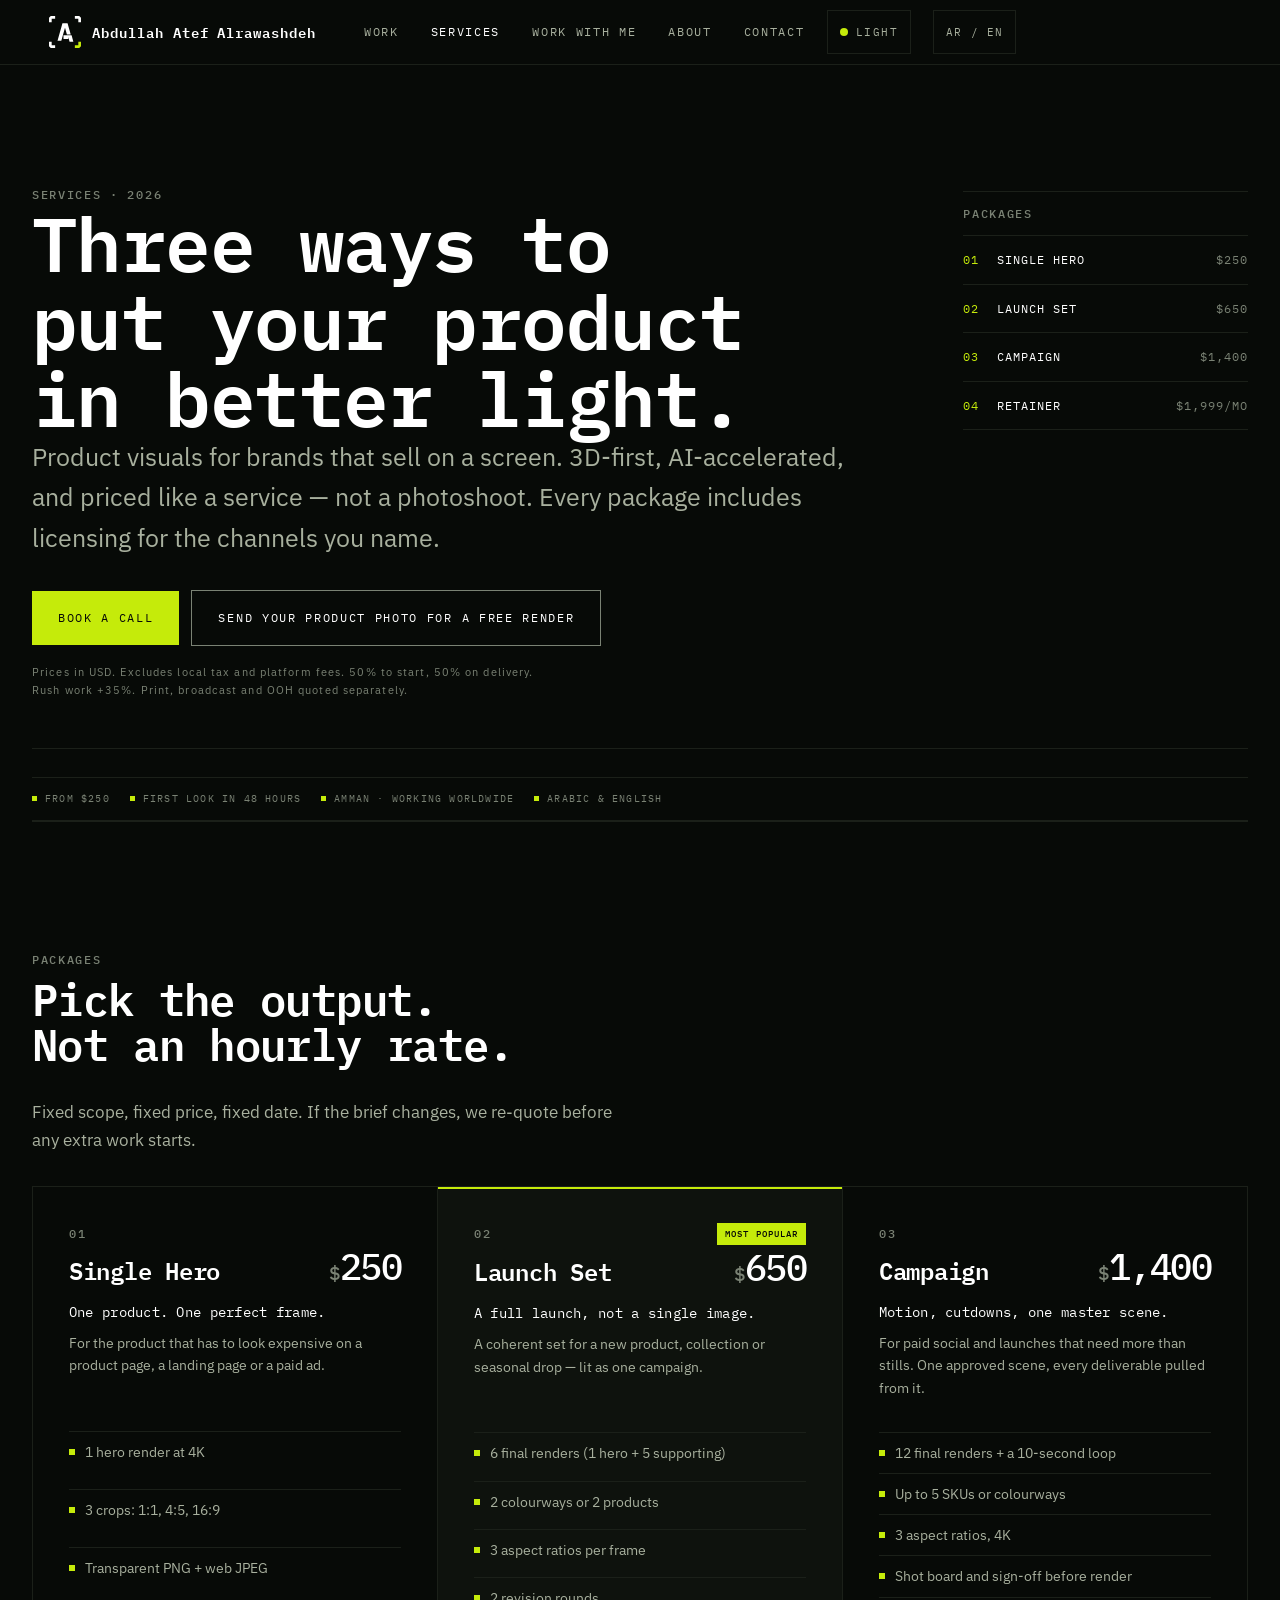
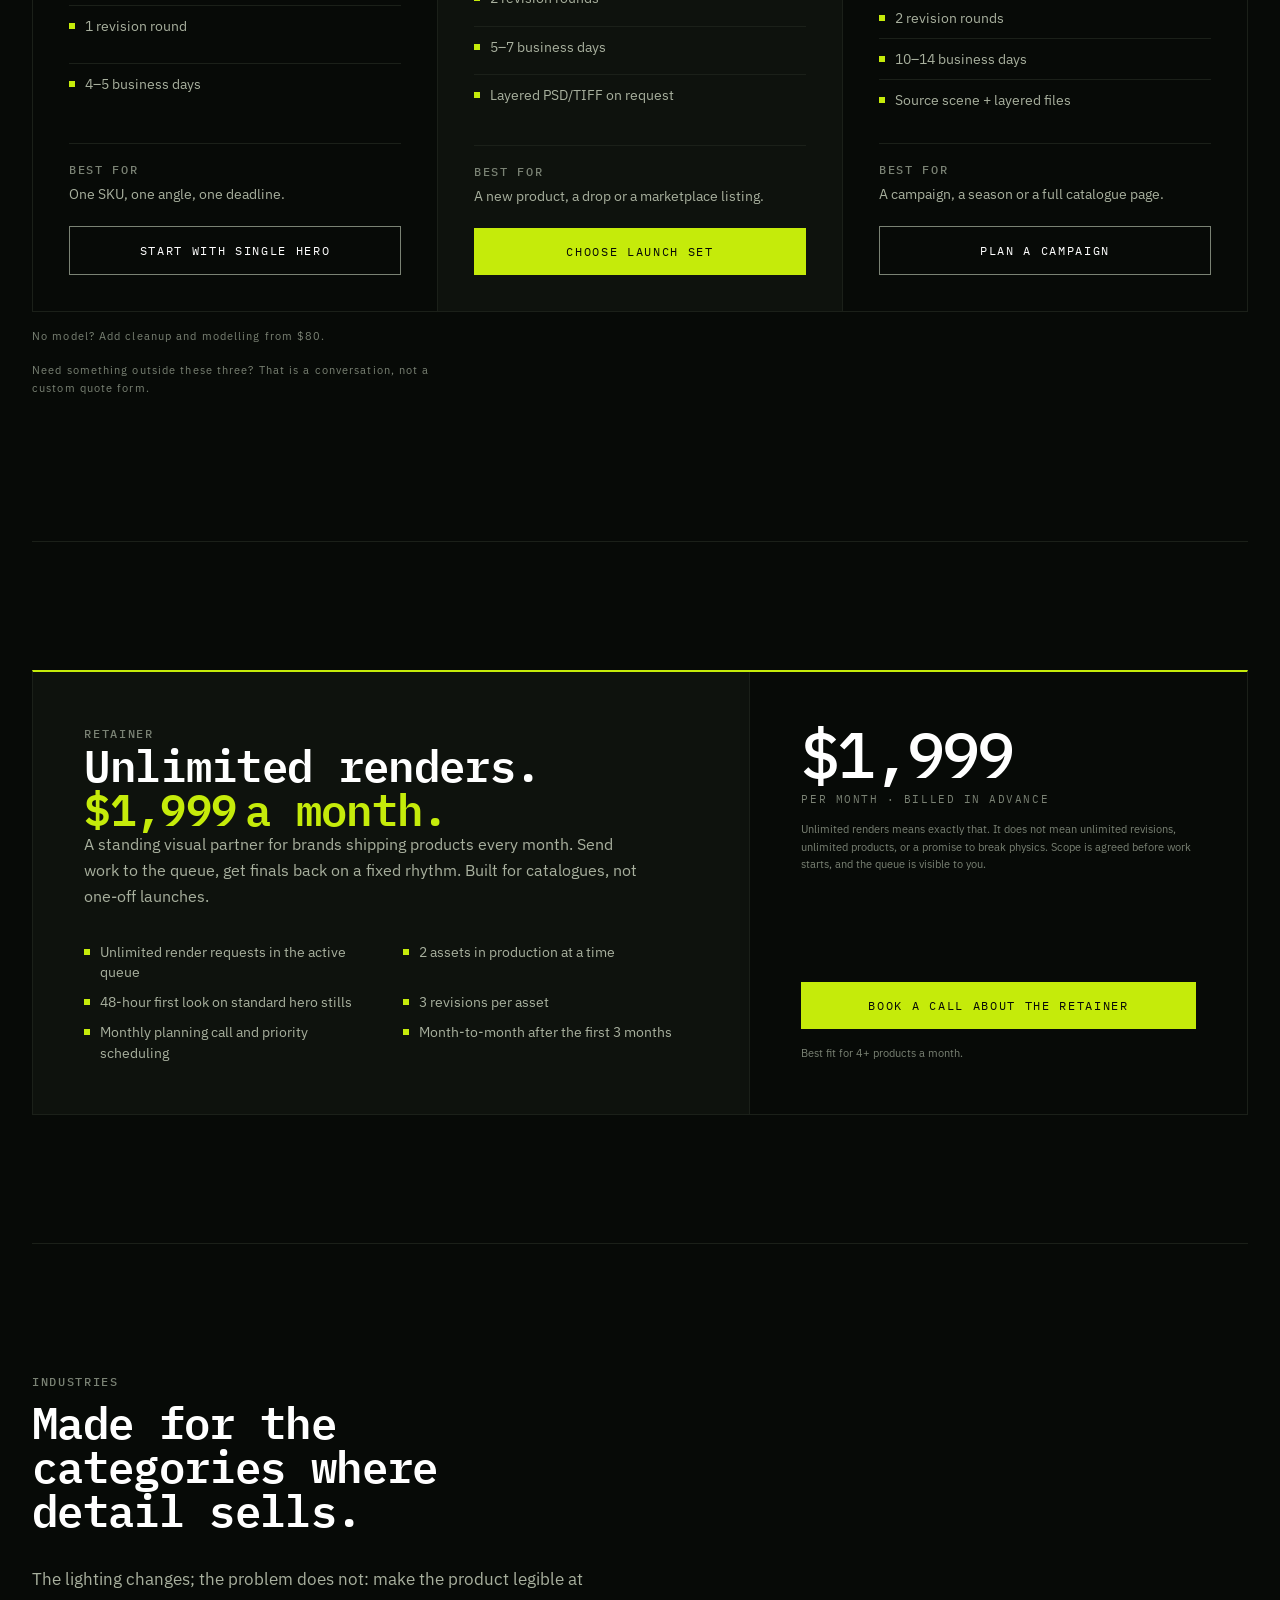
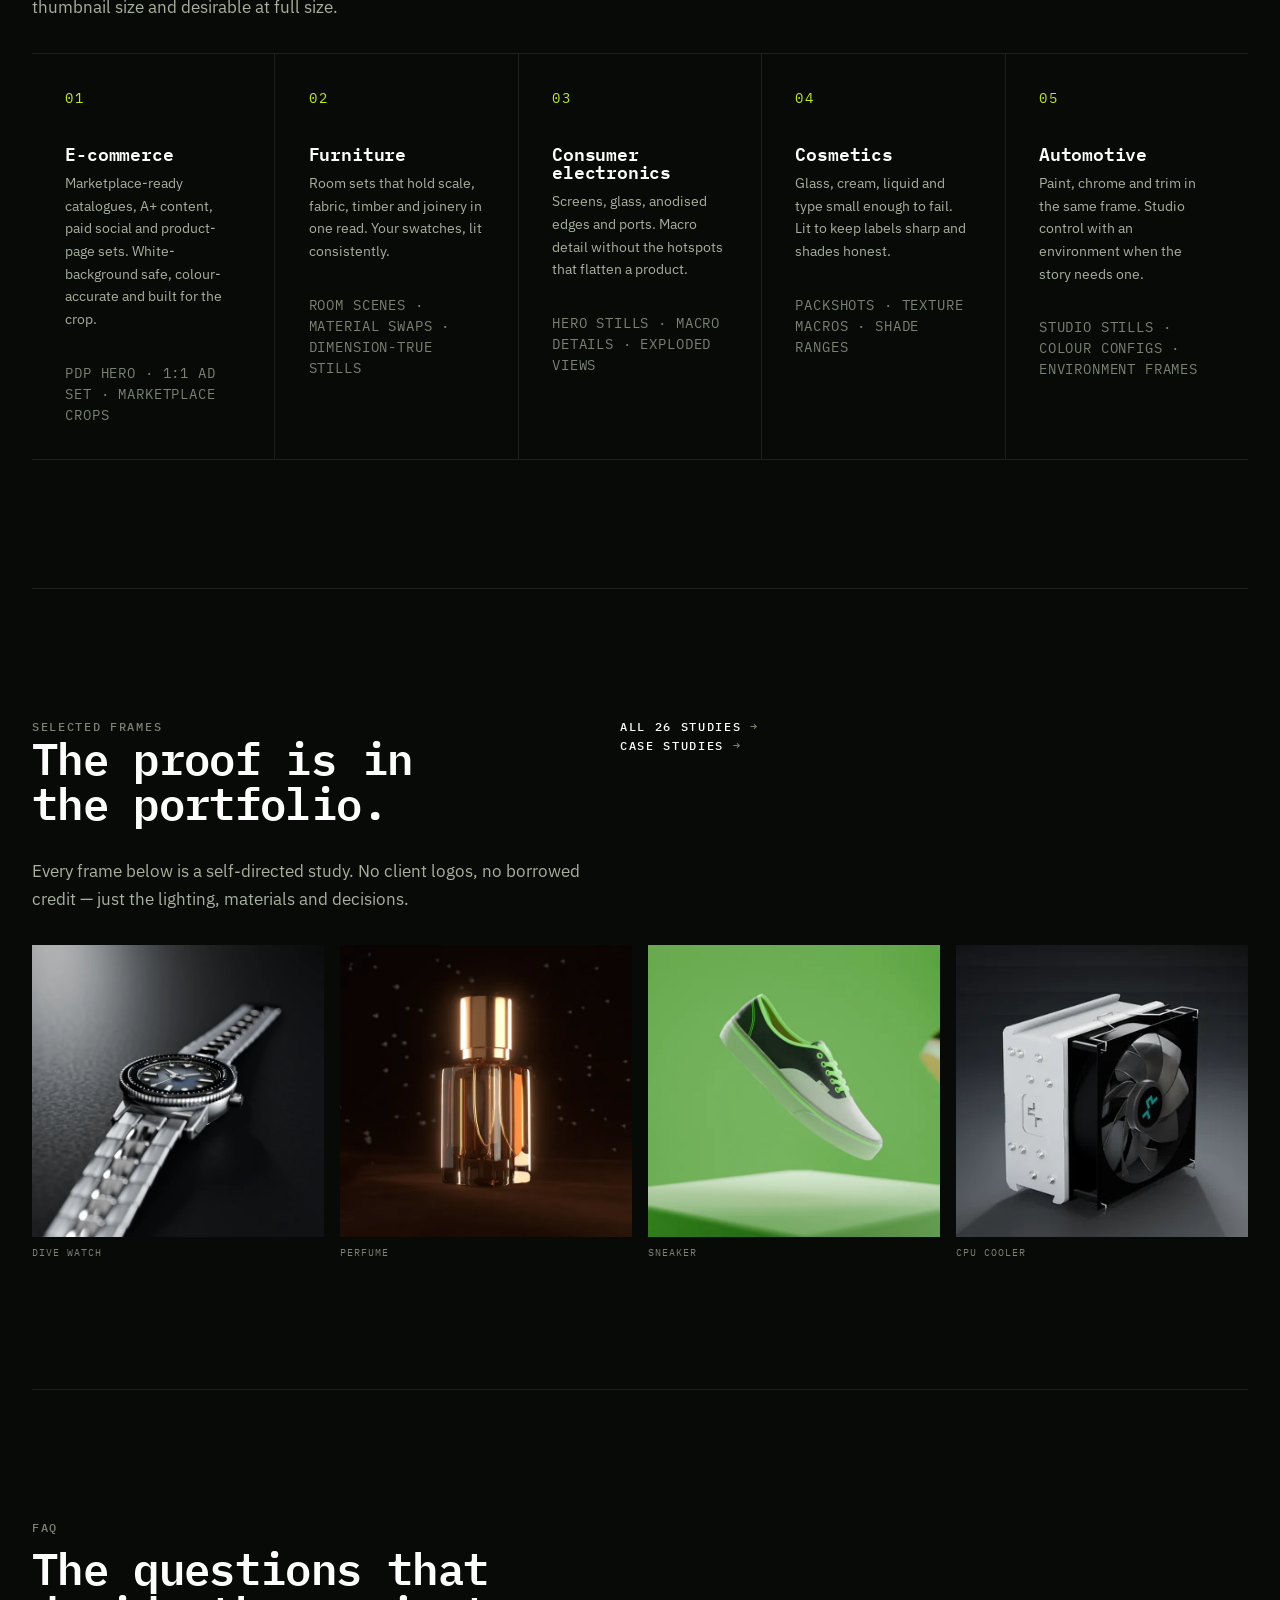
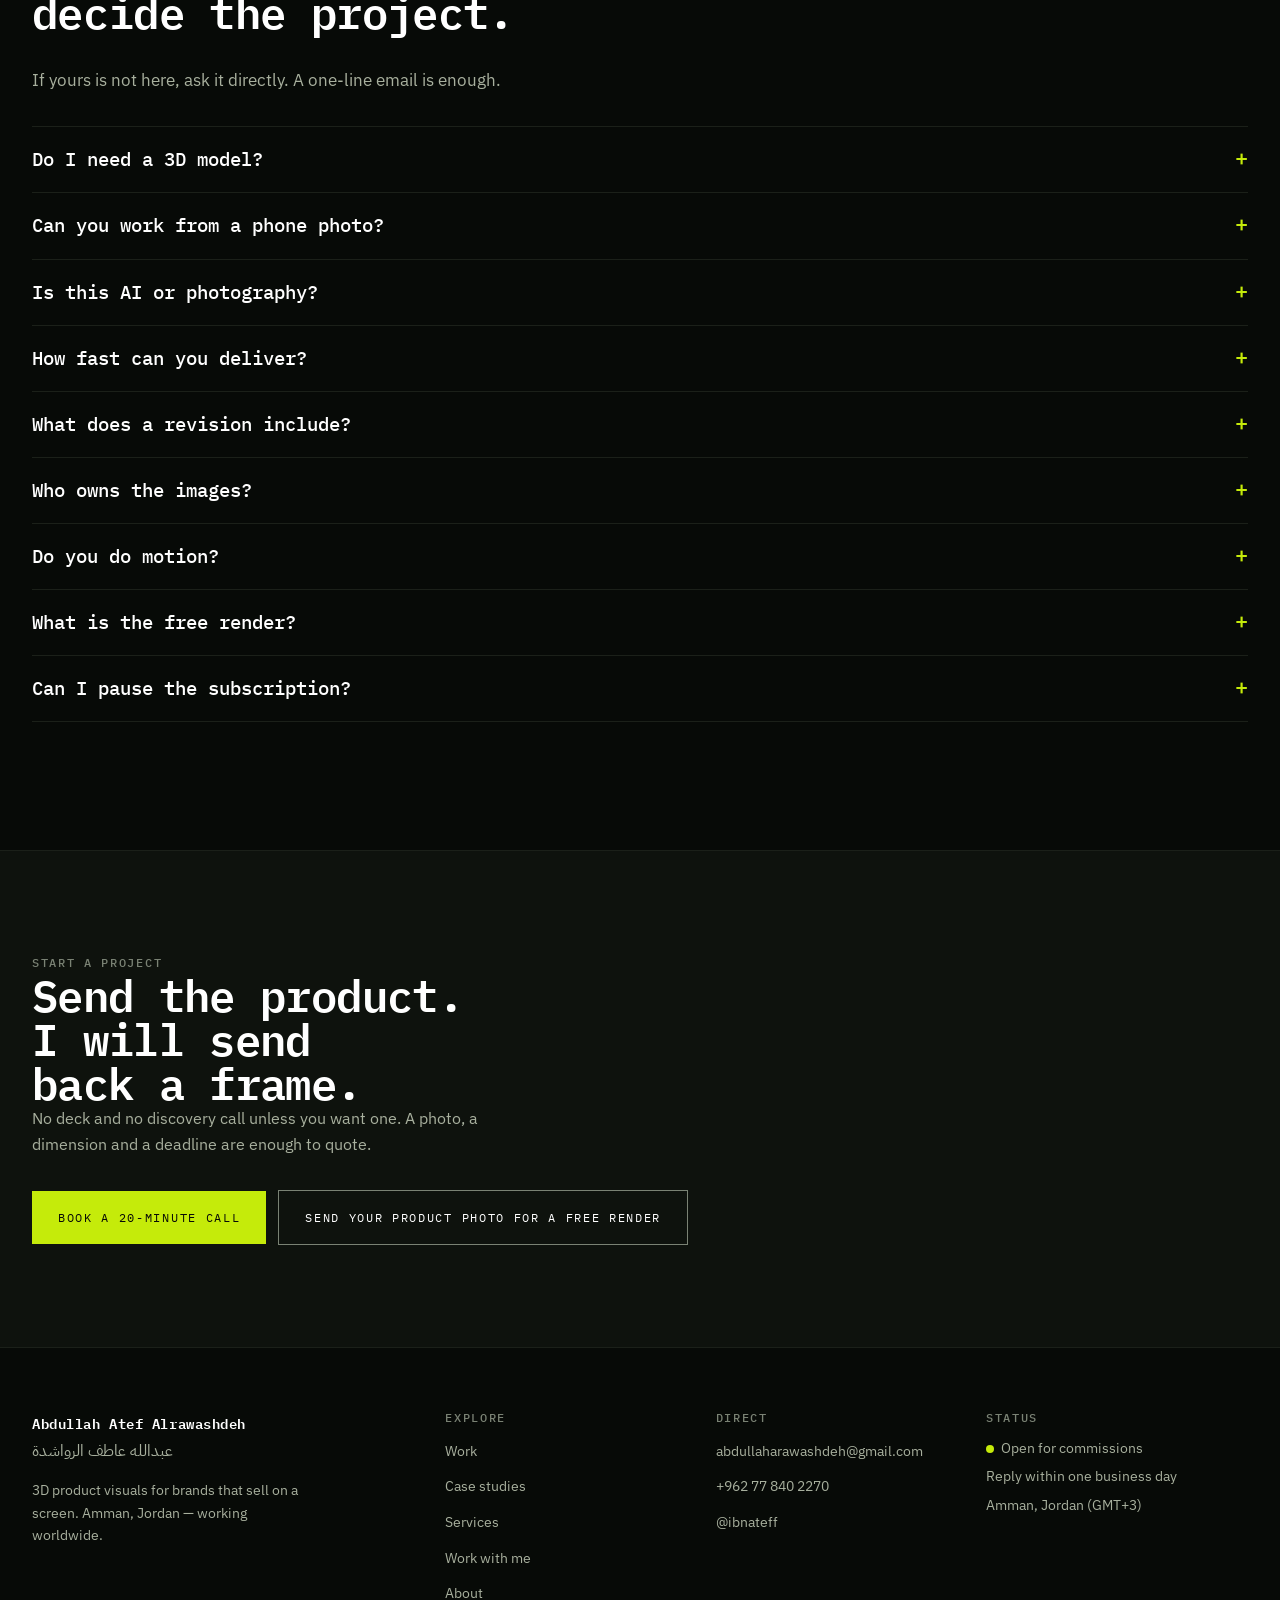
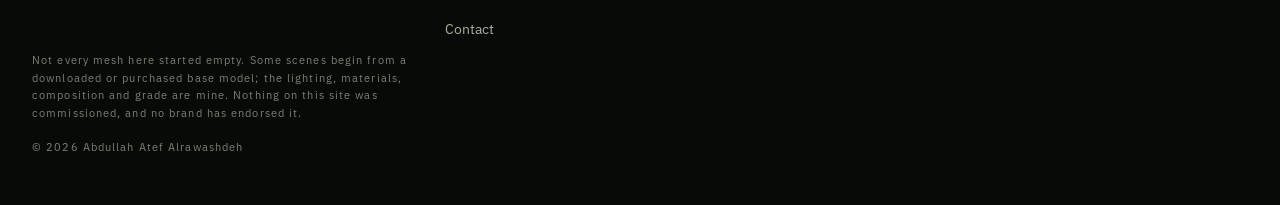
<file: services.html>
﻿<!doctype html>
<html lang="en" dir="ltr" data-lang="en" data-page="services" data-default-lang="en">
<head>
<meta charset="utf-8">
<meta name="viewport" content="width=device-width, initial-scale=1">
<script>(function(){var r=document.documentElement;r.className+=" js";
var l="en";try{var s=localStorage.getItem("aa-lang-sales");
if(s==="en"||s==="ar")l=s;else{var m=localStorage.getItem("aa-lang");if(m==="en"||m==="ar")l=m;}}catch(e){}
r.setAttribute("data-lang",l);r.setAttribute("lang",l);
r.setAttribute("dir",l==="ar"?"rtl":"ltr");})();</script>
<title>Services - Abdullah Atef</title>
<meta name="description" content="3D product visualisation packages: a single hero, a launch set, a campaign and a monthly retainer. Fixed scope, fixed price.">
<link rel="canonical" href="https://3bdull4h2008.github.io/services.html">
<meta name="theme-color" content="#070A07">
<link rel="icon" href="assets/favicon/favicon.ico">
<link rel="icon" href="assets/favicon/favicon.svg" type="image/svg+xml">
<link rel="apple-touch-icon" href="assets/favicon/favicon-180.png">
<link rel="manifest" href="site.webmanifest">
<link rel="stylesheet" href="assets/fonts/fonts.css">
<link rel="stylesheet" href="assets/css/tokens.css">
<link rel="stylesheet" href="assets/css/site.css">
<link rel="stylesheet" href="assets/css/commerce.css">
<meta property="og:type" content="website">
<meta property="og:site_name" content="Abdullah Atef Alrawashdeh">
<meta property="og:locale" content="en_US">
<meta property="og:locale:alternate" content="ar_JO">
<meta property="og:url" content="https://3bdull4h2008.github.io/services.html">
<meta property="og:title" content="Services - Abdullah Atef">
<meta property="og:description" content="3D product visualisation packages: a single hero, a launch set, a campaign and a monthly retainer. Fixed scope, fixed price.">
<meta property="og:image" content="https://3bdull4h2008.github.io/assets/img/og.png">
<meta property="og:image:width" content="1200">
<meta property="og:image:height" content="630">
<meta property="og:image:alt" content="A dive watch taken apart on a dark background.">
<meta name="twitter:card" content="summary_large_image">
<meta name="twitter:title" content="Services - Abdullah Atef">
<meta name="twitter:description" content="3D product visualisation packages: a single hero, a launch set, a campaign and a monthly retainer.">
<meta name="twitter:image" content="https://3bdull4h2008.github.io/assets/img/og.png">
<meta name="twitter:image:alt" content="A dive watch taken apart on a dark background.">
<script type="application/ld+json">{"@context":"https://schema.org","@graph":[{"@type":"Service","@id":"https://3bdull4h2008.github.io/services.html#service","name":"3D Product Visualisation","serviceType":"3D product visualisation","url":"https://3bdull4h2008.github.io/services.html","provider":{"@type":"Person","name":"Abdullah Atef Alrawashdeh","url":"https://3bdull4h2008.github.io/","address":{"@type":"PostalAddress","addressLocality":"Amman","addressCountry":"JO"}},"areaServed":"Worldwide","hasOfferCatalog":{"@type":"OfferCatalog","name":"3D product visualisation packages","url":"https://3bdull4h2008.github.io/services.html#packages","itemListElement":[{"@type":"Offer","name":"Single Hero","price":"250","priceCurrency":"USD","description":"1 hero render at 4K, 3 crops, transparent PNG and web JPEG, 1 revision round, 4-5 business days.","url":"https://3bdull4h2008.github.io/work-with-me.html?package=single-hero#brief"},{"@type":"Offer","name":"Launch Set","price":"650","priceCurrency":"USD","description":"6 final renders, 2 colourways or products, 3 aspect ratios, 2 revision rounds, 5-7 business days.","url":"https://3bdull4h2008.github.io/work-with-me.html?package=launch-set#brief"},{"@type":"Offer","name":"Campaign","price":"1400","priceCurrency":"USD","description":"12 final renders plus a 10-second loop, up to 5 SKUs, 4K, shot board, 2 revision rounds, 10-14 business days.","url":"https://3bdull4h2008.github.io/work-with-me.html?package=campaign#brief"},{"@type":"Offer","name":"Unlimited renders","price":"1999","priceCurrency":"USD","description":"Monthly retainer: unlimited render requests in the active queue, two assets in production, 48-hour first look, 3 revisions per asset.","url":"https://3bdull4h2008.github.io/work-with-me.html?package=unlimited#brief","priceSpecification":{"@type":"UnitPriceSpecification","price":"1999","priceCurrency":"USD","unitCode":"MON","unitText":"month"}}]}},{"@type":"BreadcrumbList","itemListElement":[{"@type":"ListItem","position":1,"name":"Home","item":"https://3bdull4h2008.github.io/"},{"@type":"ListItem","position":2,"name":"Services","item":"https://3bdull4h2008.github.io/services.html"}]},{"@type":"FAQPage","mainEntity":[{"@type":"Question","name":"Do I need a 3D model?","acceptedAnswer":{"@type":"Answer","text":"No. Send phone photos of the product against a plain background, plus dimensions and any logo files. If the shape is complex, modelling is quoted before starting."}},{"@type":"Question","name":"Can you work from a phone photo?","acceptedAnswer":{"@type":"Answer","text":"Yes, for most hard-surface products. A sharp, evenly lit photo that shows the edges is enough to model from."}},{"@type":"Question","name":"Is this AI or photography?","acceptedAnswer":{"@type":"Answer","text":"The product is built and lit in 3D. AI is used for cleanup, upscaling and variant generation after the render is approved, never to invent the product."}},{"@type":"Question","name":"How fast can you deliver?","acceptedAnswer":{"@type":"Answer","text":"Single Hero is 4-5 business days, Launch Set is 5-7, and Campaign is 10-14 from an approved brief. Rush work is possible at +35% if the queue allows."}},{"@type":"Question","name":"Who owns the images?","acceptedAnswer":{"@type":"Answer","text":"You license the finals for the channels named in the quote once the final invoice clears. Portfolio rights remain with the artist unless agreed otherwise in writing."}},{"@type":"Question","name":"What does a revision include?","acceptedAnswer":{"@type":"Answer","text":"Changes to light, framing, background, colour and grade. A new product, a new angle or a new concept is new scope, quoted separately."}},{"@type":"Question","name":"Do you do motion?","acceptedAnswer":{"@type":"Answer","text":"Yes. Campaign includes a 10-second seamless loop. Longer edits, voice-over and sound design are quoted per project."}},{"@type":"Question","name":"What is the free render?","acceptedAnswer":{"@type":"Answer","text":"One product, one angle, one 1200px preview with a small watermark, delivered in three business days. One per brand, for evaluation only."}},{"@type":"Question","name":"Can I pause the subscription?","acceptedAnswer":{"@type":"Answer","text":"Yes, after the first three months, with 30 days' notice. Work already in the queue is finished and billed. Unused requests do not roll over."}}]}]}</script>
<script src="assets/js/theme.js"></script>
<script src="assets/js/motion.js" defer></script>
<script src="assets/js/sales-lang.js" defer></script>
<noscript><style>[data-reveal]{opacity:1 !important;transform:none !important;}</style></noscript>
</head>
<body class="page-services">
<a class="skip" href="#main" lang="en" data-i18n="skip">Skip to content</a>
<header class="site-head">
  <div class="wrap site-head__inner">
    <a class="brand" href="index.html" data-i18n-aria="brandAria"
       aria-label="Abdullah Atef Alrawashdeh, home">
      <svg class="brand__mark" viewBox="0 0 96 96" width="34" height="34"
           aria-hidden="true" focusable="false"><path d="M 7.872 2.88 L 20.16 2.88 L 20.16 10.368 L 10.368 10.368 L 10.368 20.16 L 2.88 20.16 L 2.88 7.872 Z M 88.128 2.88 L 75.84 2.88 L 75.84 10.368 L 85.632 10.368 L 85.632 20.16 L 93.12 20.16 L 93.12 7.872 Z M 7.872 93.12 L 20.16 93.12 L 20.16 85.632 L 10.368 85.632 L 10.368 75.84 L 2.88 75.84 L 2.88 88.128 Z M 40.8 23.04 L 51.552 23.04 L 37.632 72.96 L 26.88 72.96 Z M 53.357 54.989 L 44.448 23.04 L 55.2 23.04 L 64.109 54.989 Z M 55.853 57.485 L 66.605 57.485 L 71.616 75.456 L 60.864 75.456 Z M 43.747 57.485 L 57.245 57.485 L 57.245 67.469 L 43.747 67.469 Z" style="fill:currentColor"/>
<path d="M 88.128 93.12 L 75.84 93.12 L 75.84 85.632 L 85.632 85.632 L 85.632 75.84 L 93.12 75.84 L 93.12 88.128 Z" style="fill:var(--accent)"/></svg>
      <span class="brand__text" lang="en">Abdullah Atef Alrawashdeh</span>
    </a>
    <nav class="site-nav" data-i18n-aria="navAria" aria-label="Primary">
      <ul>
        <li><a href="work.html" data-i18n="nav.work">Work</a></li>
        <li><a href="services.html" aria-current="page" data-i18n="nav.services">Services</a></li>
        <li><a href="work-with-me.html" data-i18n="nav.workWithMe">Work with me</a></li>
        <li><a href="about.html" data-i18n="nav.about">About</a></li>
        <li><a href="contact.html" data-i18n="nav.contact">Contact</a></li>
      </ul>
    </nav>
    <button class="theme" type="button" data-theme-toggle
            aria-label="Switch to light theme">
      <span class="theme__dot" aria-hidden="true"></span>
      <span class="theme__text" data-i18n="themeLight">Light</span>
    </button>
    <button class="lang" type="button" data-lang-toggle
            aria-label="Switch to Arabic">
      AR / EN
    </button>
  </div>
</header>
<main id="main" tabindex="-1">

  <section class="wrap masthead masthead--split">
    <div class="masthead__copy">
      <p class="label" data-i18n="svc.eyebrow">Services · 2026</p>
      <h1 data-i18n="svc.title">Three ways to put your product in better light.</h1>
      <p class="lede" data-i18n="svc.lede">Product visuals for brands that sell on a screen. 3D-first, AI-accelerated, and priced like a service — not a photoshoot. Every package includes licensing for the channels you name.</p>
      <div class="sales-hero__actions">
        <a class="btn btn--lg" href="mailto:abdullaharawashdeh@gmail.com?subject=Book%20a%2020-minute%20call" data-i18n="svc.ctaCall">Book a call</a>
        <a class="btn btn--ghost btn--lg" href="work-with-me.html#brief" data-i18n="svc.ctaFree">Send your product photo for a free render</a>
      </div>
      <p class="micro" style="margin-top:18px" data-i18n="svc.note">Prices in USD. Excludes local tax and platform fees. 50% to start, 50% on delivery. Rush work +35%. Print, broadcast and OOH quoted separately.</p>
    </div>
    <aside class="masthead__index" data-i18n-aria="svc.pkgLabel" aria-label="Packages">
      <p class="label" data-i18n="svc.pkgLabel">Packages</p>
      <a href="#packages"><span class="masthead__num">01</span><span data-i18n="svc.single.name">Single Hero</span><span class="masthead__price" dir="ltr">$250</span></a>
      <a href="#packages"><span class="masthead__num">02</span><span data-i18n="svc.launch.name">Launch Set</span><span class="masthead__price" dir="ltr">$650</span></a>
      <a href="#packages"><span class="masthead__num">03</span><span data-i18n="svc.campaign.name">Campaign</span><span class="masthead__price" dir="ltr">$1,400</span></a>
      <a href="#retainer"><span class="masthead__num">04</span><span data-i18n="svc.subLabel">Retainer</span><span class="masthead__price" dir="ltr">$1,999/mo</span></a>
    </aside>
  </section>

  <div class="wrap" style="margin-top:28px">
    <div class="meta-strip meta-strip--top">
      <span class="meta-strip__item" data-i18n="svc.strip1">From $250</span>
      <span class="meta-strip__item" data-i18n="svc.strip2">First look in 48 hours</span>
      <span class="meta-strip__item" data-i18n="svc.strip3">Amman · working worldwide</span>
      <span class="meta-strip__item" data-i18n="svc.strip4">Arabic &amp; English</span>
    </div>
  </div>

  <section class="wrap section" id="packages" aria-labelledby="packages-h">
    <div class="section__head section__head--stack">
      <p class="label" data-i18n="svc.pkgLabel">Packages</p>
      <h2 id="packages-h" data-i18n="svc.pkgTitle">Pick the output. Not an hourly rate.</h2>
    </div>
    <p class="section__lede" data-i18n="svc.pkgLede">Fixed scope, fixed price, fixed date. If the brief changes, we re-quote before any extra work starts.</p>

    <div class="price-grid">
      <article class="price-card" data-reveal style="--reveal-i:0">
        <div class="price-card__meta">
          <p class="label">01</p>
        </div>
        <div class="price-card__top">
          <h3 data-i18n="svc.single.name">Single Hero</h3>
          <p class="price-card__price" dir="ltr"><span>$</span>250</p>
        </div>
        <p class="price-card__tag" data-i18n="svc.single.tag">One product. One perfect frame.</p>
        <p class="price-card__desc" data-i18n="svc.single.desc">For the product that has to look expensive on a product page, a landing page or a paid ad.</p>
        <ul class="spec-list">
          <li data-i18n="svc.single.f1">1 hero render at 4K</li>
          <li data-i18n="svc.single.f2">3 crops: 1:1, 4:5, 16:9</li>
          <li data-i18n="svc.single.f3">Transparent PNG + web JPEG</li>
          <li data-i18n="svc.single.f4">1 revision round</li>
          <li data-i18n="svc.single.f5">4–5 business days</li>
        </ul>
        <p class="price-card__best"><span class="label" data-i18n="svc.bestLabel">Best for</span><span data-i18n="svc.single.best">One SKU, one angle, one deadline.</span></p>
        <a class="btn btn--block btn--ghost" href="work-with-me.html?package=single-hero#brief" data-i18n="svc.single.cta">Start with Single Hero</a>
      </article>

      <article class="price-card price-card--featured" data-reveal style="--reveal-i:1">
        <div class="price-card__meta">
          <p class="label">02</p>
          <p class="badge" data-i18n="svc.launch.badge">Most popular</p>
        </div>
        <div class="price-card__top">
          <h3 data-i18n="svc.launch.name">Launch Set</h3>
          <p class="price-card__price" dir="ltr"><span>$</span>650</p>
        </div>
        <p class="price-card__tag" data-i18n="svc.launch.tag">A full launch, not a single image.</p>
        <p class="price-card__desc" data-i18n="svc.launch.desc">A coherent set for a new product, collection or seasonal drop — lit as one campaign.</p>
        <ul class="spec-list">
          <li data-i18n="svc.launch.f1">6 final renders (1 hero + 5 supporting)</li>
          <li data-i18n="svc.launch.f2">2 colourways or 2 products</li>
          <li data-i18n="svc.launch.f3">3 aspect ratios per frame</li>
          <li data-i18n="svc.launch.f4">2 revision rounds</li>
          <li data-i18n="svc.launch.f5">5–7 business days</li>
          <li data-i18n="svc.launch.f6">Layered PSD/TIFF on request</li>
        </ul>
        <p class="price-card__best"><span class="label" data-i18n="svc.bestLabel">Best for</span><span data-i18n="svc.launch.best">A new product, a drop or a marketplace listing.</span></p>
        <a class="btn btn--block" href="work-with-me.html?package=launch-set#brief" data-i18n="svc.launch.cta">Choose Launch Set</a>
      </article>

      <article class="price-card" data-reveal style="--reveal-i:2">
        <div class="price-card__meta">
          <p class="label">03</p>
        </div>
        <div class="price-card__top">
          <h3 data-i18n="svc.campaign.name">Campaign</h3>
          <p class="price-card__price" dir="ltr"><span>$</span>1,400</p>
        </div>
        <p class="price-card__tag" data-i18n="svc.campaign.tag">Motion, cutdowns, one master scene.</p>
        <p class="price-card__desc" data-i18n="svc.campaign.desc">For paid social and launches that need more than stills. One approved scene, every deliverable pulled from it.</p>
        <ul class="spec-list">
          <li data-i18n="svc.campaign.f1">12 final renders + a 10-second loop</li>
          <li data-i18n="svc.campaign.f2">Up to 5 SKUs or colourways</li>
          <li data-i18n="svc.campaign.f3">3 aspect ratios, 4K</li>
          <li data-i18n="svc.campaign.f4">Shot board and sign-off before render</li>
          <li data-i18n="svc.campaign.f5">2 revision rounds</li>
          <li data-i18n="svc.campaign.f6">10–14 business days</li>
          <li data-i18n="svc.campaign.f7">Source scene + layered files</li>
        </ul>
        <p class="price-card__best"><span class="label" data-i18n="svc.bestLabel">Best for</span><span data-i18n="svc.campaign.best">A campaign, a season or a full catalogue page.</span></p>
        <a class="btn btn--block btn--ghost" href="work-with-me.html?package=campaign#brief" data-i18n="svc.campaign.cta">Plan a campaign</a>
      </article>
    </div>
    <p class="micro" style="margin-top:16px" data-i18n="svc.single.foot">No model? Add cleanup and modelling from $80.</p>
    <p class="micro" style="margin-top:6px" data-i18n="svc.fine">Need something outside these three? That is a conversation, not a custom quote form.</p>
  </section>

  <section class="wrap section" id="retainer" aria-labelledby="retainer-h">
    <div class="sub-band" data-reveal>
      <div class="sub-band__main">
        <p class="label" data-i18n="svc.subLabel">Retainer</p>
        <h2 id="retainer-h"><span data-i18n="svc.subTitleA">Unlimited renders.</span> <span class="accent sub-price-line"><bdi dir="ltr" data-i18n="svc.subAmount">$1,999</bdi> <span data-i18n="svc.subUnit">a month.</span></span></h2>
        <p data-i18n="svc.subDesc">A standing visual partner for brands shipping products every month. Send work to the queue, get finals back on a fixed rhythm. Built for catalogues, not one-off launches.</p>
        <ul class="spec-list spec-list--cols">
          <li data-i18n="svc.subF1">Unlimited render requests in the active queue</li>
          <li data-i18n="svc.subF2">2 assets in production at a time</li>
          <li data-i18n="svc.subF3">48-hour first look on standard hero stills</li>
          <li data-i18n="svc.subF4">3 revisions per asset</li>
          <li data-i18n="svc.subF5">Monthly planning call and priority scheduling</li>
          <li data-i18n="svc.subF6">Month-to-month after the first 3 months</li>
        </ul>
      </div>
      <div class="sub-band__aside">
        <div>
          <p class="sub-band__price">$1,999<span data-i18n="svc.subPer">per month · billed in advance</span></p>
          <p class="sub-band__note" data-i18n="svc.subNote">Unlimited renders means exactly that. It does not mean unlimited revisions, unlimited products, or a promise to break physics. Scope is agreed before work starts, and the queue is visible to you.</p>
        </div>
        <div>
          <a class="btn btn--block" href="mailto:abdullaharawashdeh@gmail.com?subject=Retainer%20question" data-i18n="svc.subCta">Book a call about the retainer</a>
          <p class="sub-band__note" data-i18n="svc.subSmall">Best fit for 4+ products a month.</p>
        </div>
      </div>
    </div>
  </section>

  <section class="wrap section" id="industries" aria-labelledby="industries-h">
    <div class="section__head section__head--stack">
      <p class="label" data-i18n="svc.indLabel">Industries</p>
      <h2 id="industries-h" data-i18n="svc.indTitle">Made for the categories where detail sells.</h2>
    </div>
    <p class="section__lede" data-i18n="svc.indLede">The lighting changes; the problem does not: make the product legible at thumbnail size and desirable at full size.</p>
    <div class="industry-grid">
      <article class="industry" data-reveal style="--reveal-i:0">
        <p class="industry__num">01</p>
        <h3 data-i18n="svc.ind1.name">E-commerce</h3>
        <p data-i18n="svc.ind1.desc">Marketplace-ready catalogues, A+ content, paid social and product-page sets. White-background safe, colour-accurate and built for the crop.</p>
        <p class="industry__deliver" data-i18n="svc.ind1.deliver">PDP hero · 1:1 ad set · marketplace crops</p>
      </article>
      <article class="industry" data-reveal style="--reveal-i:1">
        <p class="industry__num">02</p>
        <h3 data-i18n="svc.ind2.name">Furniture</h3>
        <p data-i18n="svc.ind2.desc">Room sets that hold scale, fabric, timber and joinery in one read. Your swatches, lit consistently.</p>
        <p class="industry__deliver" data-i18n="svc.ind2.deliver">Room scenes · material swaps · dimension-true stills</p>
      </article>
      <article class="industry" data-reveal style="--reveal-i:2">
        <p class="industry__num">03</p>
        <h3 data-i18n="svc.ind3.name">Consumer electronics</h3>
        <p data-i18n="svc.ind3.desc">Screens, glass, anodised edges and ports. Macro detail without the hotspots that flatten a product.</p>
        <p class="industry__deliver" data-i18n="svc.ind3.deliver">Hero stills · macro details · exploded views</p>
      </article>
      <article class="industry" data-reveal style="--reveal-i:3">
        <p class="industry__num">04</p>
        <h3 data-i18n="svc.ind4.name">Cosmetics</h3>
        <p data-i18n="svc.ind4.desc">Glass, cream, liquid and type small enough to fail. Lit to keep labels sharp and shades honest.</p>
        <p class="industry__deliver" data-i18n="svc.ind4.deliver">Packshots · texture macros · shade ranges</p>
      </article>
      <article class="industry" data-reveal style="--reveal-i:4">
        <p class="industry__num">05</p>
        <h3 data-i18n="svc.ind5.name">Automotive</h3>
        <p data-i18n="svc.ind5.desc">Paint, chrome and trim in the same frame. Studio control with an environment when the story needs one.</p>
        <p class="industry__deliver" data-i18n="svc.ind5.deliver">Studio stills · colour configs · environment frames</p>
      </article>
    </div>
  </section>

  <section class="wrap section" id="frames" aria-labelledby="frames-h">
    <div class="section__head">
      <div>
        <p class="label" data-i18n="svc.workLabel">Selected frames</p>
        <h2 id="frames-h" data-i18n="svc.workTitle">The proof is in the portfolio.</h2>
      </div>
      <p class="label"><a href="work.html" data-i18n="svc.workLink">All 26 studies</a> →<br><a href="case-studies.html" data-i18n="svc.caseStudies">Case studies</a> →</p>
    </div>
    <p class="section__lede" data-i18n="svc.workLede">Every frame below is a self-directed study. No client logos, no borrowed credit — just the lighting, materials and decisions.</p>
    <div class="work-strip">
      <a href="work.html#dive-watch">
        <figure class="plate" style="--ph:#0E1119">
          <img src="assets/img/dive-watch-00-640.webp" srcset="assets/img/dive-watch-00-640.webp 640w, assets/img/dive-watch-00-1280.webp 1280w" sizes="(min-width: 900px) 22vw, 46vw" alt="A steel dive watch taken apart against deep navy." data-i18n-alt="svc.alt.dive" width="640" height="640" loading="lazy" decoding="async">
        </figure>
        <p class="work-strip__cap">Dive Watch</p>
      </a>
      <a href="work.html#perfume-bottle">
        <figure class="plate" style="--ph:#22160E">
          <img src="assets/img/perfume-bottle-00-640.webp" srcset="assets/img/perfume-bottle-00-640.webp 640w, assets/img/perfume-bottle-00-1280.webp 1280w" sizes="(min-width: 900px) 22vw, 46vw" alt="A square glass perfume bottle glowing from within against near black." data-i18n-alt="svc.alt.perfume" width="640" height="640" loading="lazy" decoding="async">
        </figure>
        <p class="work-strip__cap">Perfume</p>
      </a>
      <a href="work.html#sneaker-study">
        <figure class="plate" style="--ph:#567F47">
          <img src="assets/img/sneaker-study-00-640.webp" srcset="assets/img/sneaker-study-00-640.webp 640w, assets/img/sneaker-study-00-1280.webp 1280w" sizes="(min-width: 900px) 22vw, 46vw" alt="A green and white sneaker floating above a green plinth." data-i18n-alt="svc.alt.sneaker" width="640" height="640" loading="lazy" decoding="async">
        </figure>
        <p class="work-strip__cap">Sneaker</p>
      </a>
      <a href="work.html#cpu-cooler">
        <figure class="plate" style="--ph:#8F8F8F">
          <img src="assets/img/cpu-cooler-00-640.webp" srcset="assets/img/cpu-cooler-00-640.webp 640w, assets/img/cpu-cooler-00-1280.webp 1280w" sizes="(min-width: 900px) 22vw, 46vw" alt="A tower CPU cooler in three-quarter view on a white background." data-i18n-alt="svc.alt.cooler" width="640" height="360" loading="lazy" decoding="async">
        </figure>
        <p class="work-strip__cap">CPU Cooler</p>
      </a>
    </div>
  </section>

  <section class="wrap section" id="faq" aria-labelledby="faq-h">
    <div class="section__head section__head--stack">
      <p class="label" data-i18n="svc.faqLabel">FAQ</p>
      <h2 id="faq-h" data-i18n="svc.faqTitle">The questions that decide the project.</h2>
    </div>
    <p class="section__lede" data-i18n="svc.faqLede">If yours is not here, ask it directly. A one-line email is enough.</p>
    <div class="faq">
      <details class="faq__item">
        <summary data-i18n="svc.q1">Do I need a 3D model?</summary>
        <div class="faq__answer"><p data-i18n="svc.a1">No. Send phone photos of the product against a plain background, plus dimensions and any logo files. If the shape is complex, I will quote modelling before starting. If you have a CAD or GLB file, even better.</p></div>
      </details>
      <details class="faq__item">
        <summary data-i18n="svc.q2">Can you work from a phone photo?</summary>
        <div class="faq__answer"><p data-i18n="svc.a2">Yes, for most hard-surface products. A sharp, evenly lit phone photo that shows the edges is enough to model from. For fabric, transparent glass or very glossy surfaces, a short video walkaround helps.</p></div>
      </details>
      <details class="faq__item">
        <summary data-i18n="svc.q3">Is this AI or photography?</summary>
        <div class="faq__answer"><p data-i18n="svc.a3">Neither, and both. The product is built and lit in 3D — that is what keeps angles, materials and labels consistent. AI is used for cleanup, upscaling and variant generation after the render is approved, never to invent the product.</p></div>
      </details>
      <details class="faq__item">
        <summary data-i18n="svc.q4">How fast can you deliver?</summary>
        <div class="faq__answer"><p data-i18n="svc.a4">Single Hero is 4–5 business days from an approved brief and references. Launch Set is 5–7. Campaign is 10–14. Rush work is possible at +35% if the queue allows.</p></div>
      </details>
      <details class="faq__item">
        <summary data-i18n="svc.q5">What does a revision include?</summary>
        <div class="faq__answer"><p data-i18n="svc.a5">Changes to light, framing, background, colour and grade. A new product, a new angle or a new concept is new scope, quoted separately. Revisions are collected in one round so the set stays consistent.</p></div>
      </details>
      <details class="faq__item">
        <summary data-i18n="svc.q6">Who owns the images?</summary>
        <div class="faq__answer"><p data-i18n="svc.a6">You do, for the channels named in the quote, once the final invoice clears. I keep the right to show the work in this portfolio unless we agree otherwise in writing.</p></div>
      </details>
      <details class="faq__item">
        <summary data-i18n="svc.q7">Do you do motion?</summary>
        <div class="faq__answer"><p data-i18n="svc.a7">Yes. Campaign includes a 10-second seamless loop. Longer edits, voice-over and sound design are quoted per project.</p></div>
      </details>
      <details class="faq__item">
        <summary data-i18n="svc.q8">What is the free render?</summary>
        <div class="faq__answer"><p data-i18n="svc.a8">One product, one angle, one 1200px preview with a small watermark, delivered in three business days. It is a real render, not a filter. One per brand, and you keep it for evaluation only.</p></div>
      </details>
      <details class="faq__item">
        <summary data-i18n="svc.q9">Can I pause the subscription?</summary>
        <div class="faq__answer"><p data-i18n="svc.a9">Yes, after the first three months, with 30 days' notice. Work already in the queue is finished and billed. Unused requests do not roll over.</p></div>
      </details>
    </div>
  </section>

  <section class="final-cta">
    <div class="wrap final-cta__inner">
      <p class="label" data-i18n="svc.finalLabel">Start a project</p>
      <h2 data-i18n="svc.finalTitle">Send the product. I will send back a frame.</h2>
      <p data-i18n="svc.finalLede">No deck and no discovery call unless you want one. A photo, a dimension and a deadline are enough to quote.</p>
      <div class="final-cta__actions">
        <a class="btn btn--lg" href="mailto:abdullaharawashdeh@gmail.com?subject=Book%20a%2020-minute%20call" data-i18n="svc.finalCall">Book a 20-minute call</a>
        <a class="btn btn--ghost btn--lg" href="work-with-me.html#brief" data-i18n="svc.finalFree">Send your product photo for a free render</a>
      </div>
    </div>
  </section>
</main>

<footer class="site-foot site-foot--wide">
  <div class="wrap">
    <div class="foot-grid">
      <div>
        <p class="foot-brand">Abdullah Atef Alrawashdeh</p>
        <p class="foot-ar" lang="ar">عبدالله عاطف الرواشدة</p>
        <p class="foot-note" data-i18n="foot.tagline">3D product visuals for brands that sell on a screen. Amman, Jordan — working worldwide.</p>
      </div>
      <div>
        <h2 data-i18n="foot.explore">Explore</h2>
        <ul class="foot-list">
          <li><a href="work.html" data-i18n="nav.work">Work</a></li>
          <li><a href="case-studies.html" data-i18n="svc.caseStudies">Case studies</a></li>
          <li><a href="services.html" data-i18n="nav.services">Services</a></li>
          <li><a href="work-with-me.html" data-i18n="nav.workWithMe">Work with me</a></li>
          <li><a href="about.html" data-i18n="nav.about">About</a></li>
          <li><a href="contact.html" data-i18n="nav.contact">Contact</a></li>
        </ul>
      </div>
      <div>
        <h2 data-i18n="foot.direct">Direct</h2>
        <ul class="foot-list">
          <li><a href="mailto:abdullaharawashdeh@gmail.com">abdullaharawashdeh@gmail.com</a></li>
          <li><a href="tel:+962778402270" lang="en" dir="ltr">+962&nbsp;77&nbsp;840&nbsp;2270</a></li>
          <li><a href="https://instagram.com/ibnateff" rel="me noopener" lang="en">@ibnateff</a></li>
        </ul>
      </div>
      <div>
        <h2 data-i18n="foot.status">Status</h2>
        <p class="foot-note"><span class="dot" aria-hidden="true"></span><span data-i18n="foot.available">Open for commissions</span></p>
        <p class="foot-note" data-i18n="foot.response">Reply within one business day</p>
        <p class="foot-note" data-i18n="foot.location">Amman, Jordan (GMT+3)</p>
      </div>
    </div>
    <p class="site-foot__legal" data-i18n="disclosure">Not every mesh here started empty. Some scenes begin from a downloaded or purchased base model; the lighting, materials, composition and grade are mine. Nothing on this site was commissioned, and no brand has endorsed it.</p>
    <p class="site-foot__legal" data-i18n="foot.rights">© 2026 Abdullah Atef Alrawashdeh</p>
  </div>
</footer>
</body>
</html>
</file>
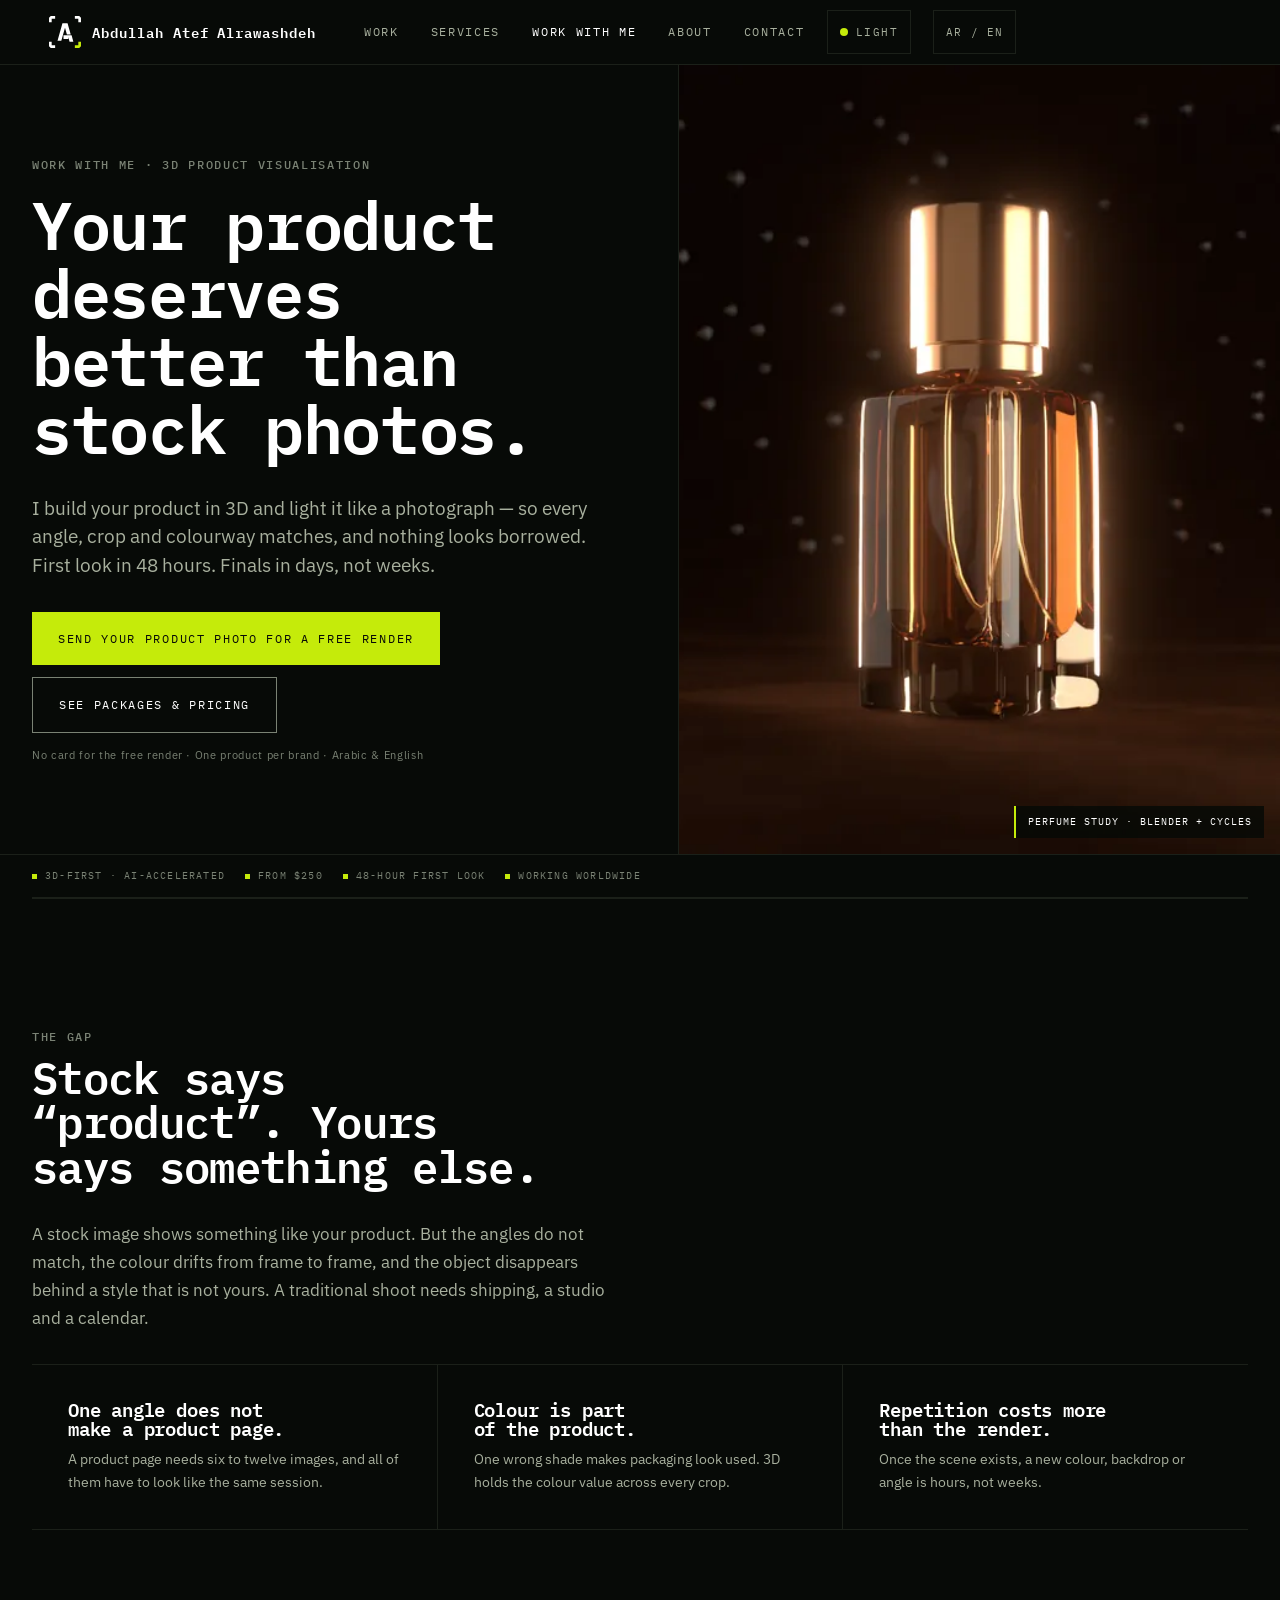
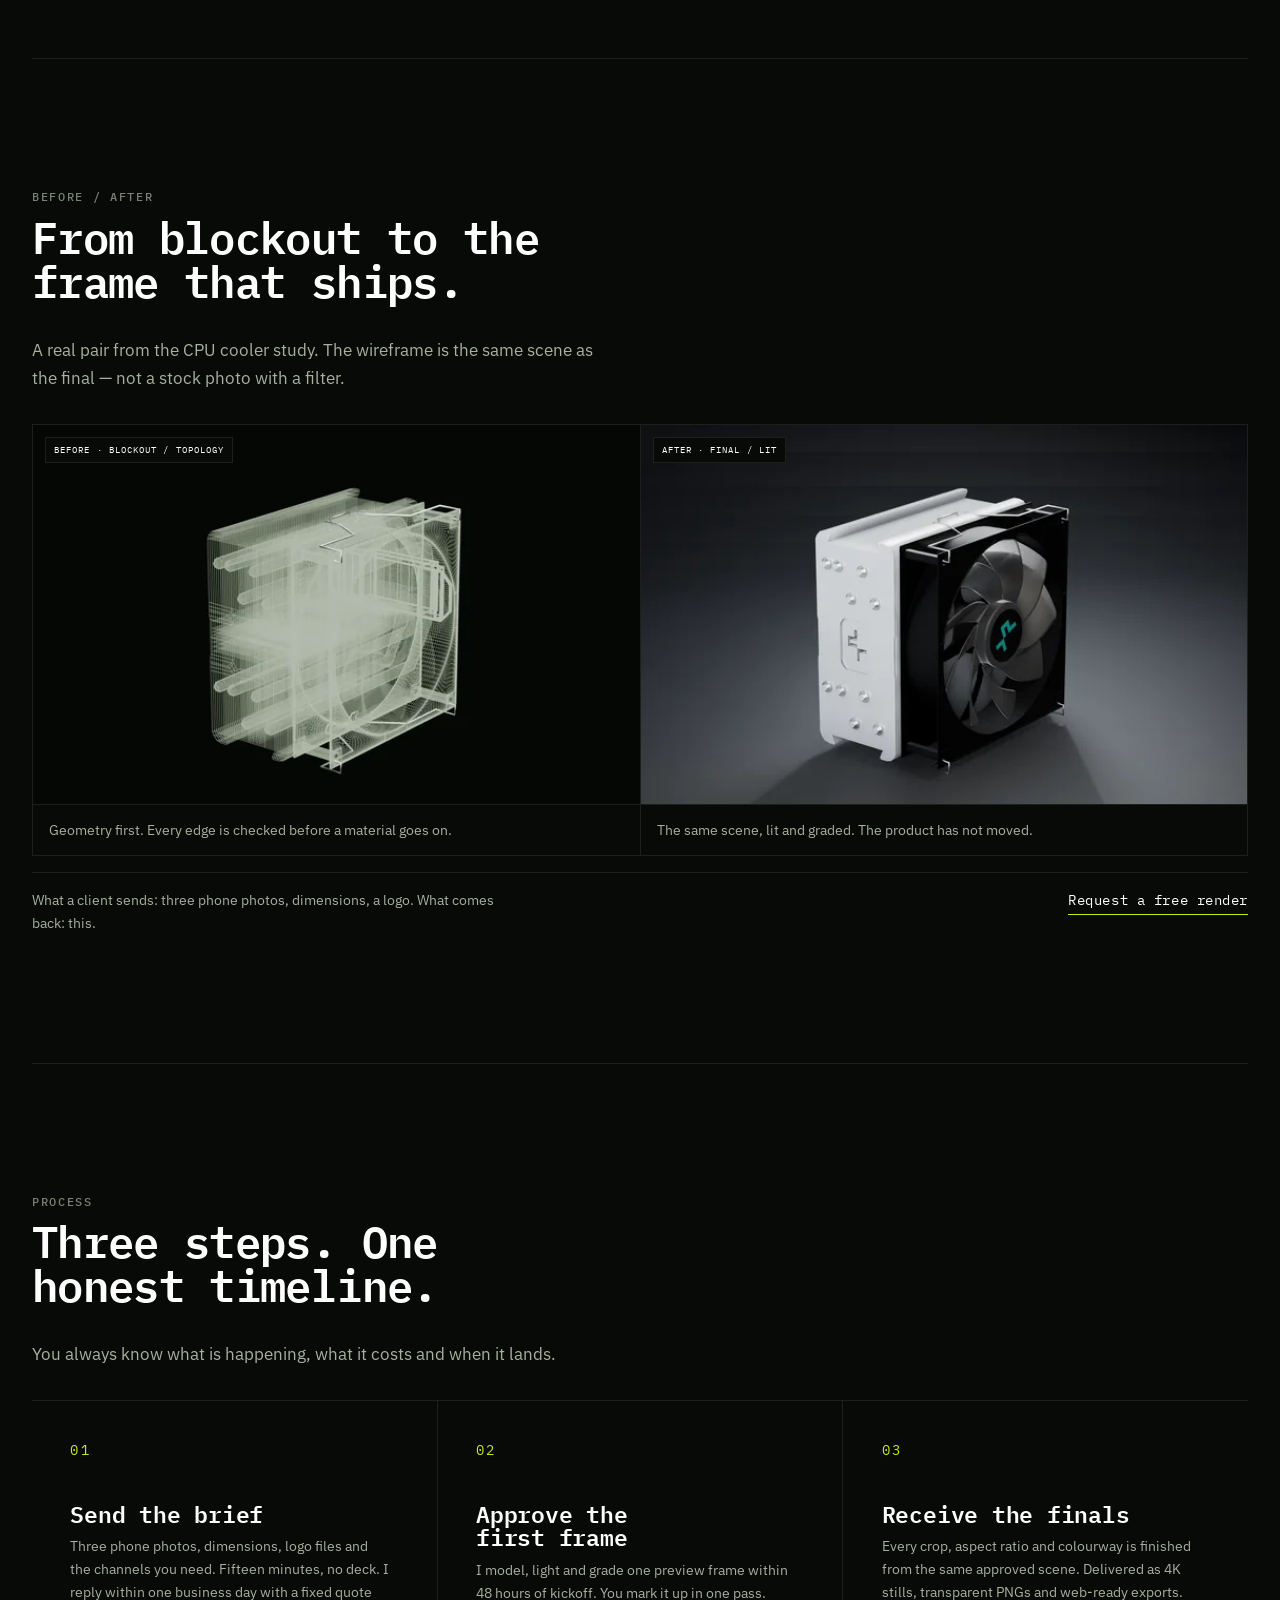
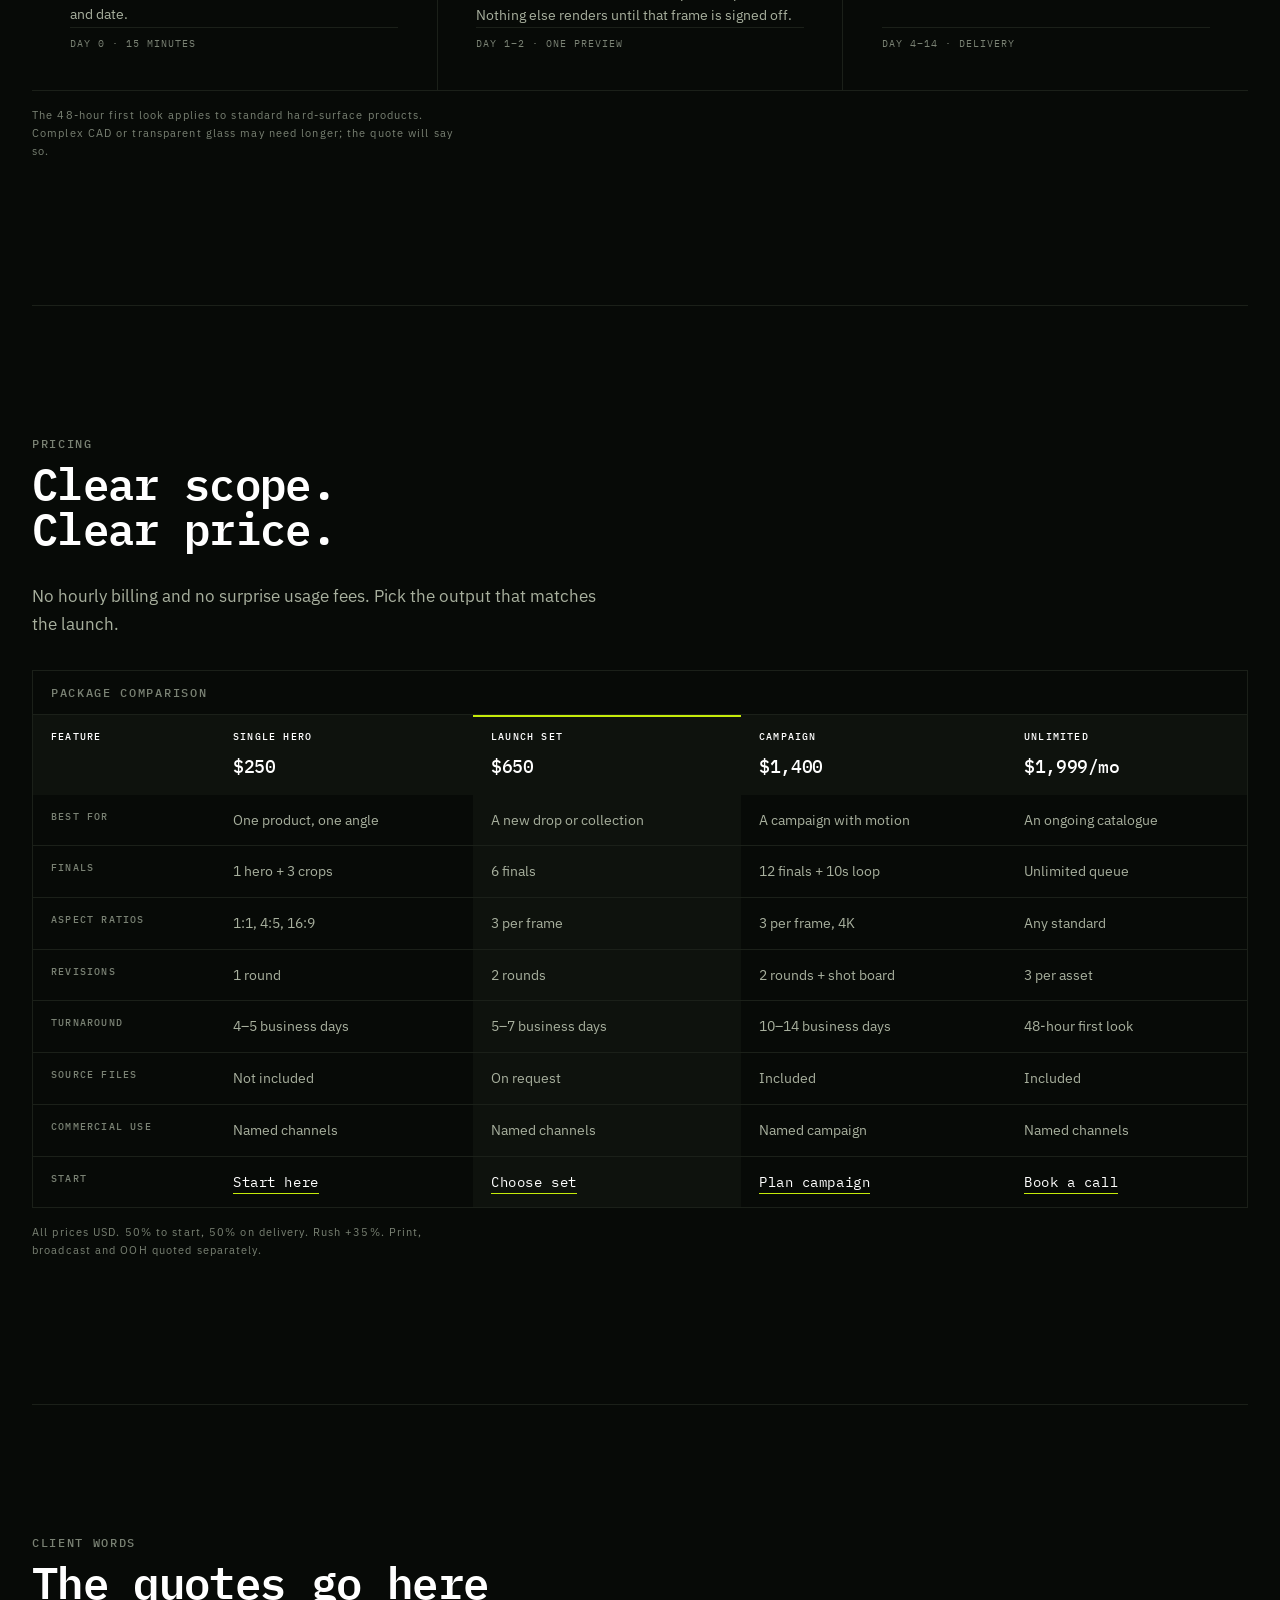
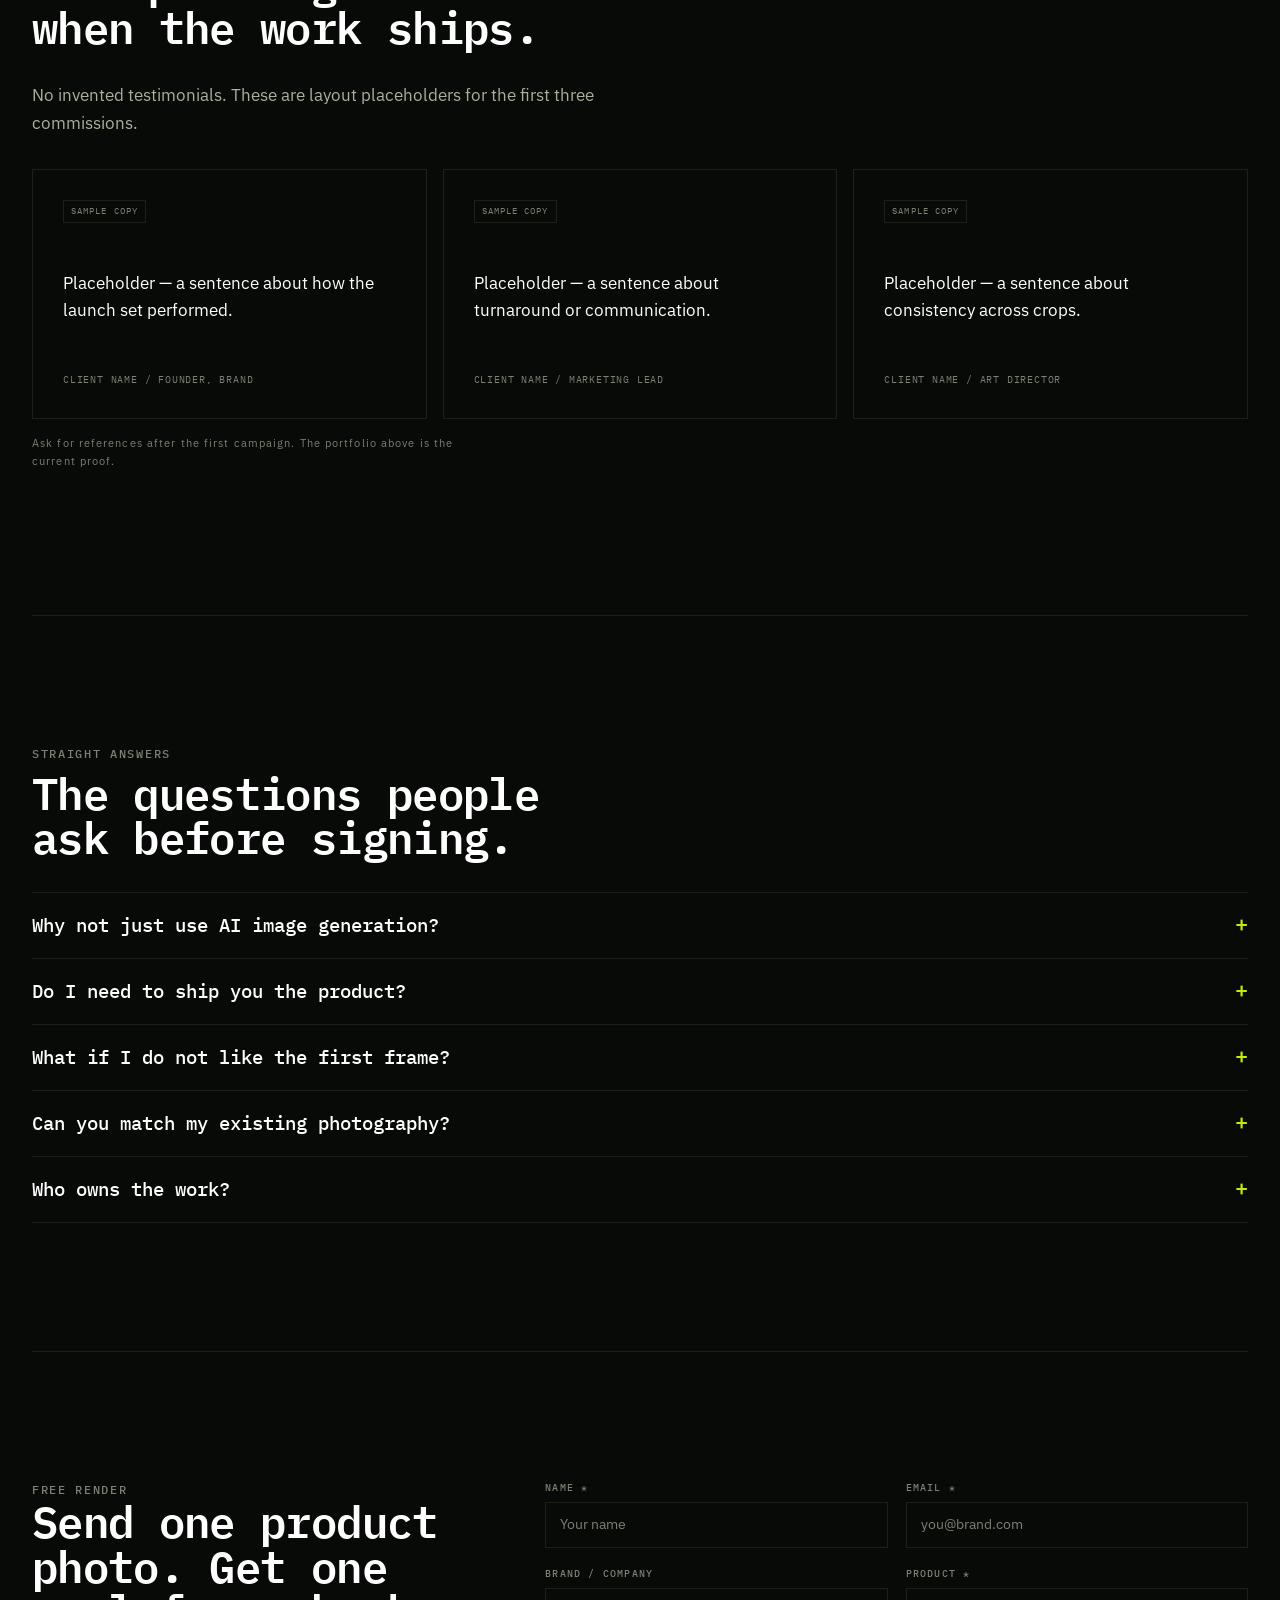
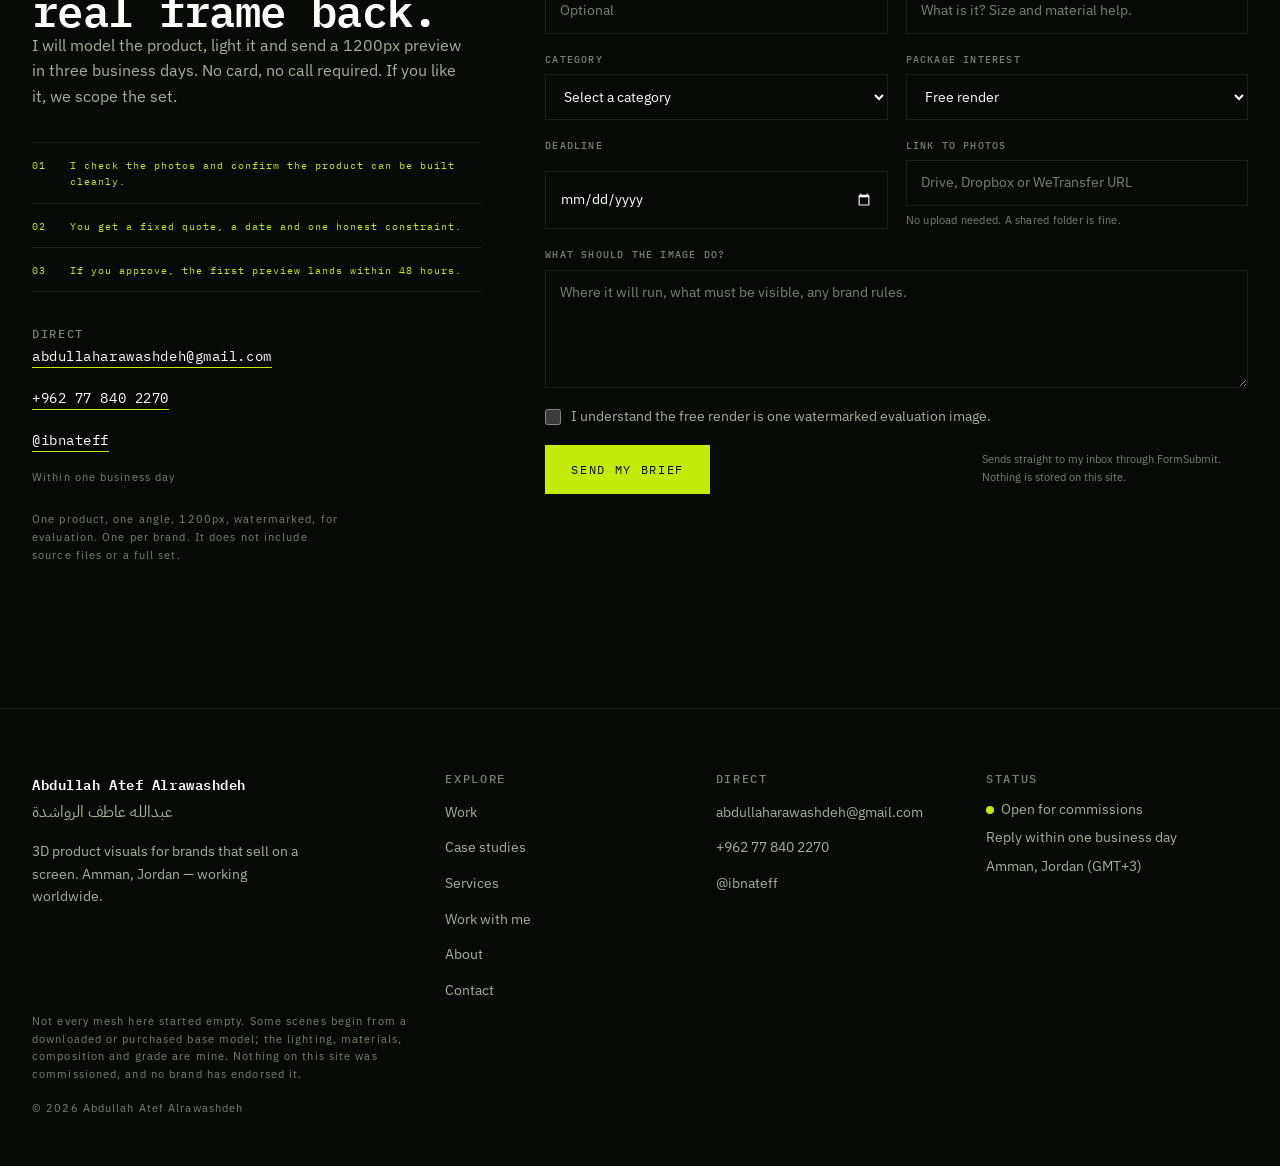
<file: work-with-me.html>
﻿<!doctype html>
<html lang="en" dir="ltr" data-lang="en" data-page="work-with-me" data-default-lang="en">
<head>
<meta charset="utf-8">
<meta name="viewport" content="width=device-width, initial-scale=1">
<script>(function(){var r=document.documentElement;r.className+=" js";
var l="en";try{var s=localStorage.getItem("aa-lang-sales");
if(s==="en"||s==="ar")l=s;else{var m=localStorage.getItem("aa-lang");if(m==="en"||m==="ar")l=m;}}catch(e){}
r.setAttribute("data-lang",l);r.setAttribute("lang",l);
r.setAttribute("dir",l==="ar"?"rtl":"ltr");})();</script>
<title>Work with me - Abdullah Atef</title>
<meta name="description" content="3D product visuals that look shot, not rendered. From a phone photo to campaign assets, with a first look in 48 hours.">
<link rel="canonical" href="https://3bdull4h2008.github.io/work-with-me.html">
<meta name="theme-color" content="#070A07">
<link rel="icon" href="assets/favicon/favicon.ico">
<link rel="icon" href="assets/favicon/favicon.svg" type="image/svg+xml">
<link rel="apple-touch-icon" href="assets/favicon/favicon-180.png">
<link rel="manifest" href="site.webmanifest">
<link rel="stylesheet" href="assets/fonts/fonts.css">
<link rel="stylesheet" href="assets/css/tokens.css">
<link rel="stylesheet" href="assets/css/site.css">
<link rel="stylesheet" href="assets/css/commerce.css">
<meta property="og:type" content="website">
<meta property="og:site_name" content="Abdullah Atef Alrawashdeh">
<meta property="og:locale" content="en_US">
<meta property="og:locale:alternate" content="ar_JO">
<meta property="og:url" content="https://3bdull4h2008.github.io/work-with-me.html">
<meta property="og:title" content="Work with me - Abdullah Atef">
<meta property="og:description" content="3D product visuals that look shot, not rendered. From a phone photo to campaign assets, with a first look in 48 hours.">
<meta property="og:image" content="https://3bdull4h2008.github.io/assets/img/og.png">
<meta property="og:image:width" content="1200">
<meta property="og:image:height" content="630">
<meta property="og:image:alt" content="A glass perfume bottle glowing on a dark studio set.">
<meta name="twitter:card" content="summary_large_image">
<meta name="twitter:title" content="Work with me - Abdullah Atef">
<meta name="twitter:description" content="3D product visuals that look shot, not rendered. First look in 48 hours.">
<meta name="twitter:image" content="https://3bdull4h2008.github.io/assets/img/og.png">
<meta name="twitter:image:alt" content="A glass perfume bottle glowing on a dark studio set.">
<script type="application/ld+json">{"@context":"https://schema.org","@type":"Service","@id":"https://3bdull4h2008.github.io/work-with-me.html#service","name":"3D Product Visualisation","serviceType":"3D product visualisation","url":"https://3bdull4h2008.github.io/work-with-me.html","provider":{"@type":"Person","name":"Abdullah Atef Alrawashdeh","url":"https://3bdull4h2008.github.io/","address":{"@type":"PostalAddress","addressLocality":"Amman","addressCountry":"JO"}},"areaServed":"Worldwide","offers":[{"@type":"Offer","name":"Single Hero","price":"250","priceCurrency":"USD"},{"@type":"Offer","name":"Launch Set","price":"650","priceCurrency":"USD"},{"@type":"Offer","name":"Campaign","price":"1400","priceCurrency":"USD"},{"@type":"Offer","name":"Unlimited renders","price":"1999","priceCurrency":"USD","description":"Monthly retainer."}]}</script>
<script type="application/ld+json">{"@context":"https://schema.org","@type":"BreadcrumbList","itemListElement":[{"@type":"ListItem","position":1,"name":"Home","item":"https://3bdull4h2008.github.io/"},{"@type":"ListItem","position":2,"name":"Work with me","item":"https://3bdull4h2008.github.io/work-with-me.html"}]}</script>
<script src="assets/js/theme.js"></script>
<script src="assets/js/motion.js" defer></script>
<script src="assets/js/sales-lang.js" defer></script>
<script src="assets/js/brief.js" defer></script>
<noscript><style>[data-reveal]{opacity:1 !important;transform:none !important;}</style></noscript>
</head>
<body class="page-work-with-me">
<a class="skip" href="#main" lang="en" data-i18n="skip">Skip to content</a>
<header class="site-head">
  <div class="wrap site-head__inner">
    <a class="brand" href="index.html" data-i18n-aria="brandAria"
       aria-label="Abdullah Atef Alrawashdeh, home">
      <svg class="brand__mark" viewBox="0 0 96 96" width="34" height="34"
           aria-hidden="true" focusable="false"><path d="M 7.872 2.88 L 20.16 2.88 L 20.16 10.368 L 10.368 10.368 L 10.368 20.16 L 2.88 20.16 L 2.88 7.872 Z M 88.128 2.88 L 75.84 2.88 L 75.84 10.368 L 85.632 10.368 L 85.632 20.16 L 93.12 20.16 L 93.12 7.872 Z M 7.872 93.12 L 20.16 93.12 L 20.16 85.632 L 10.368 85.632 L 10.368 75.84 L 2.88 75.84 L 2.88 88.128 Z M 40.8 23.04 L 51.552 23.04 L 37.632 72.96 L 26.88 72.96 Z M 53.357 54.989 L 44.448 23.04 L 55.2 23.04 L 64.109 54.989 Z M 55.853 57.485 L 66.605 57.485 L 71.616 75.456 L 60.864 75.456 Z M 43.747 57.485 L 57.245 57.485 L 57.245 67.469 L 43.747 67.469 Z" style="fill:currentColor"/>
<path d="M 88.128 93.12 L 75.84 93.12 L 75.84 85.632 L 85.632 85.632 L 85.632 75.84 L 93.12 75.84 L 93.12 88.128 Z" style="fill:var(--accent)"/></svg>
      <span class="brand__text" lang="en">Abdullah Atef Alrawashdeh</span>
    </a>
    <nav class="site-nav" data-i18n-aria="navAria" aria-label="Primary">
      <ul>
        <li><a href="work.html" data-i18n="nav.work">Work</a></li>
        <li><a href="services.html" data-i18n="nav.services">Services</a></li>
        <li><a href="work-with-me.html" aria-current="page" data-i18n="nav.workWithMe">Work with me</a></li>
        <li><a href="about.html" data-i18n="nav.about">About</a></li>
        <li><a href="contact.html" data-i18n="nav.contact">Contact</a></li>
      </ul>
    </nav>
    <button class="theme" type="button" data-theme-toggle
            aria-label="Switch to light theme">
      <span class="theme__dot" aria-hidden="true"></span>
      <span class="theme__text" data-i18n="themeLight">Light</span>
    </button>
    <button class="lang" type="button" data-lang-toggle
            aria-label="Switch to Arabic">
      AR / EN
    </button>
  </div>
</header>
<main id="main" tabindex="-1">

  <section class="sales-hero">
    <div class="sales-hero__copy">
      <div class="sales-hero__inner">
        <p class="label" data-i18n="wwm.eyebrow">Work with me · 3D product visualisation</p>
        <h1 data-i18n="wwm.title">Your product deserves better than stock photos.</h1>
        <p class="sales-hero__sub" data-i18n="wwm.sub">I build your product in 3D and light it like a photograph — so every angle, crop and colourway matches, and nothing looks borrowed. First look in 48 hours. Finals in days, not weeks.</p>
        <div class="sales-hero__actions">
          <a class="btn btn--lg" href="#brief" data-i18n="wwm.cta1">Send your product photo for a free render</a>
          <a class="btn btn--ghost btn--lg" href="#pricing" data-i18n="wwm.cta2">See packages &amp; pricing</a>
        </div>
        <p class="sales-hero__note" data-i18n="wwm.note">No card for the free render · One product per brand · Arabic &amp; English</p>
      </div>
    </div>
    <figure class="sales-hero__media">
      <img src="assets/img/perfume-bottle-00-1280.jpg"
           srcset="assets/img/perfume-bottle-00-640.webp 640w, assets/img/perfume-bottle-00-1280.webp 1280w, assets/img/perfume-bottle-00-1920.webp 1920w"
           sizes="(min-width: 900px) 47vw, 100vw"
           alt="A square glass perfume bottle glowing from within against near black."
           width="1280" height="1280" decoding="async" fetchpriority="high" data-i18n-alt="wwm.alt.hero">
      <figcaption class="sales-hero__caption" data-i18n="wwm.heroCaption">Perfume study · Blender + Cycles</figcaption>
    </figure>
  </section>

  <div class="wrap">
    <div class="meta-strip">
      <span class="meta-strip__item" data-i18n="wwm.strip1">3D-first · AI-accelerated</span>
      <span class="meta-strip__item" data-i18n="wwm.strip2">From $250</span>
      <span class="meta-strip__item" data-i18n="wwm.strip3">48-hour first look</span>
      <span class="meta-strip__item" data-i18n="wwm.strip4">Working worldwide</span>
    </div>
  </div>

  <section class="wrap section" id="why" aria-labelledby="why-h">
    <div class="section__head section__head--stack">
      <p class="label" data-i18n="wwm.gapLabel">The gap</p>
      <h2 id="why-h" data-i18n="wwm.gapTitle">Stock says “product”. Yours says something else.</h2>
    </div>
    <p class="section__lede" data-i18n="wwm.gapLede">A stock image shows something like your product. But the angles do not match, the colour drifts from frame to frame, and the object disappears behind a style that is not yours. A traditional shoot needs shipping, a studio and a calendar.</p>
    <div class="point-grid">
      <article class="point" data-reveal style="--reveal-i:0">
        <h3 data-i18n="wwm.gap1.title">One angle does not make a product page.</h3>
        <p data-i18n="wwm.gap1.body">A product page needs six to twelve images, and all of them have to look like the same session.</p>
      </article>
      <article class="point" data-reveal style="--reveal-i:1">
        <h3 data-i18n="wwm.gap2.title">Colour is part of the product.</h3>
        <p data-i18n="wwm.gap2.body">One wrong shade makes packaging look used. 3D holds the colour value across every crop.</p>
      </article>
      <article class="point" data-reveal style="--reveal-i:2">
        <h3 data-i18n="wwm.gap3.title">Repetition costs more than the render.</h3>
        <p data-i18n="wwm.gap3.body">Once the scene exists, a new colour, backdrop or angle is hours, not weeks.</p>
      </article>
    </div>
  </section>

  <section class="wrap section" id="proof" aria-labelledby="proof-h">
    <div class="section__head section__head--stack">
      <p class="label" data-i18n="wwm.baLabel">Before / after</p>
      <h2 id="proof-h" data-i18n="wwm.baTitle">From blockout to the frame that ships.</h2>
    </div>
    <p class="section__lede" data-i18n="wwm.baLede">A real pair from the CPU cooler study. The wireframe is the same scene as the final — not a stock photo with a filter.</p>
    <div class="compare-pair" data-reveal>
      <div class="compare-pane">
        <span class="compare-pane__label" data-i18n="wwm.baBeforeLabel">Before · blockout / topology</span>
        <figure>
          <img src="assets/img/cpu-cooler-02-1280.jpg"
               srcset="assets/img/cpu-cooler-02-640.webp 640w, assets/img/cpu-cooler-02-1280.webp 1280w, assets/img/cpu-cooler-02-1920.webp 1920w"
               sizes="(min-width: 900px) 44vw, 92vw"
               alt="Wireframe pass of a tower CPU cooler on a dark grey background."
               width="1280" height="720" loading="lazy" decoding="async" data-i18n-alt="wwm.alt.before">
          <figcaption data-i18n="wwm.baBeforeCap">Geometry first. Every edge is checked before a material goes on.</figcaption>
        </figure>
      </div>
      <div class="compare-pane">
        <span class="compare-pane__label" data-i18n="wwm.baAfterLabel">After · final / lit</span>
        <figure>
          <img src="assets/img/cpu-cooler-00-1280.jpg"
               srcset="assets/img/cpu-cooler-00-640.webp 640w, assets/img/cpu-cooler-00-1280.webp 1280w, assets/img/cpu-cooler-00-1920.webp 1920w"
               sizes="(min-width: 900px) 44vw, 92vw"
               alt="The same tower CPU cooler, lit and finished, on a white background."
               width="1280" height="720" loading="lazy" decoding="async" data-i18n-alt="wwm.alt.after">
          <figcaption data-i18n="wwm.baAfterCap">The same scene, lit and graded. The product has not moved.</figcaption>
        </figure>
      </div>
    </div>
    <div class="compare-note">
      <p data-i18n="wwm.baNote">What a client sends: three phone photos, dimensions, a logo. What comes back: this.</p>
      <a class="text-link" href="#brief" data-i18n="wwm.baLink">Request a free render</a>
    </div>
  </section>

  <section class="wrap section" id="process" aria-labelledby="process-h">
    <div class="section__head section__head--stack">
      <p class="label" data-i18n="wwm.procLabel">Process</p>
      <h2 id="process-h" data-i18n="wwm.procTitle">Three steps. One honest timeline.</h2>
    </div>
    <p class="section__lede" data-i18n="wwm.procLede">You always know what is happening, what it costs and when it lands.</p>
    <div class="process-grid">
      <article class="process-step" data-reveal style="--reveal-i:0">
        <p class="process-step__num">01</p>
        <h3 data-i18n="wwm.step1.title">Send the brief</h3>
        <p data-i18n="wwm.step1.body">Three phone photos, dimensions, logo files and the channels you need. Fifteen minutes, no deck. I reply within one business day with a fixed quote and date.</p>
        <span class="process-step__meta" data-i18n="wwm.step1.meta">Day 0 · 15 minutes</span>
      </article>
      <article class="process-step" data-reveal style="--reveal-i:1">
        <p class="process-step__num">02</p>
        <h3 data-i18n="wwm.step2.title">Approve the first frame</h3>
        <p data-i18n="wwm.step2.body">I model, light and grade one preview frame within 48 hours of kickoff. You mark it up in one pass. Nothing else renders until that frame is signed off.</p>
        <span class="process-step__meta" data-i18n="wwm.step2.meta">Day 1–2 · one preview</span>
      </article>
      <article class="process-step" data-reveal style="--reveal-i:2">
        <p class="process-step__num">03</p>
        <h3 data-i18n="wwm.step3.title">Receive the finals</h3>
        <p data-i18n="wwm.step3.body">Every crop, aspect ratio and colourway is finished from the same approved scene. Delivered as 4K stills, transparent PNGs and web-ready exports.</p>
        <span class="process-step__meta" data-i18n="wwm.step3.meta">Day 4–14 · delivery</span>
      </article>
    </div>
    <p class="micro" style="margin-top:16px" data-i18n="wwm.procNote">The 48-hour first look applies to standard hard-surface products. Complex CAD or transparent glass may need longer; the quote will say so.</p>
  </section>

  <section class="wrap section" id="pricing" aria-labelledby="pricing-h">
    <div class="section__head section__head--stack">
      <p class="label" data-i18n="wwm.priceLabel">Pricing</p>
      <h2 id="pricing-h" data-i18n="wwm.priceTitle">Clear scope. Clear price.</h2>
    </div>
    <p class="section__lede" data-i18n="wwm.priceLede">No hourly billing and no surprise usage fees. Pick the output that matches the launch.</p>
    <section class="table-scroll" tabindex="0" aria-label="Package comparison" data-i18n-aria="wwm.table.caption">
      <table class="compare-table">
        <caption class="label" style="text-align:start;padding:12px 18px;border-bottom:1px solid var(--surface-line)" data-i18n="wwm.table.caption">Package comparison</caption>
        <thead>
          <tr>
            <th scope="col" data-i18n="wwm.table.feature">Feature</th>
            <th scope="col"><span data-i18n="svc.single.name">Single Hero</span><span class="compare-table__price" dir="ltr">$250</span></th>
            <th scope="col" class="is-featured"><span data-i18n="svc.launch.name">Launch Set</span><span class="compare-table__price" dir="ltr">$650</span></th>
            <th scope="col"><span data-i18n="svc.campaign.name">Campaign</span><span class="compare-table__price" dir="ltr">$1,400</span></th>
            <th scope="col"><span data-i18n="wwm.table.unlimited">Unlimited</span><span class="compare-table__price" dir="ltr">$1,999/mo</span></th>
          </tr>
        </thead>
        <tbody>
          <tr>
            <th scope="row" data-i18n="wwm.table.best">Best for</th>
            <td data-i18n="wwm.table.best1">One product, one angle</td>
            <td class="is-featured" data-i18n="wwm.table.best2">A new drop or collection</td>
            <td data-i18n="wwm.table.best3">A campaign with motion</td>
            <td data-i18n="wwm.table.best4">An ongoing catalogue</td>
          </tr>
          <tr>
            <th scope="row" data-i18n="wwm.table.finals">Finals</th>
            <td data-i18n="wwm.table.finals1">1 hero + 3 crops</td>
            <td class="is-featured" data-i18n="wwm.table.finals2">6 finals</td>
            <td data-i18n="wwm.table.finals3">12 finals + 10s loop</td>
            <td data-i18n="wwm.table.finals4">Unlimited queue</td>
          </tr>
          <tr>
            <th scope="row" data-i18n="wwm.table.ratios">Aspect ratios</th>
            <td data-i18n="wwm.table.ratios1">1:1, 4:5, 16:9</td>
            <td class="is-featured" data-i18n="wwm.table.ratios2">3 per frame</td>
            <td data-i18n="wwm.table.ratios3">3 per frame, 4K</td>
            <td data-i18n="wwm.table.ratios4">Any standard</td>
          </tr>
          <tr>
            <th scope="row" data-i18n="wwm.table.revisions">Revisions</th>
            <td data-i18n="wwm.table.rev1">1 round</td>
            <td class="is-featured" data-i18n="wwm.table.rev2">2 rounds</td>
            <td data-i18n="wwm.table.rev3">2 rounds + shot board</td>
            <td data-i18n="wwm.table.rev4">3 per asset</td>
          </tr>
          <tr>
            <th scope="row" data-i18n="wwm.table.turnaround">Turnaround</th>
            <td data-i18n="wwm.table.turn1">4–5 business days</td>
            <td class="is-featured" data-i18n="wwm.table.turn2">5–7 business days</td>
            <td data-i18n="wwm.table.turn3">10–14 business days</td>
            <td data-i18n="wwm.table.turn4">48-hour first look</td>
          </tr>
          <tr>
            <th scope="row" data-i18n="wwm.table.source">Source files</th>
            <td data-i18n="wwm.table.source1">Not included</td>
            <td class="is-featured" data-i18n="wwm.table.source2">On request</td>
            <td data-i18n="wwm.table.source3">Included</td>
            <td data-i18n="wwm.table.source4">Included</td>
          </tr>
          <tr>
            <th scope="row" data-i18n="wwm.table.usage">Commercial use</th>
            <td data-i18n="wwm.table.usage1">Named channels</td>
            <td class="is-featured" data-i18n="wwm.table.usage2">Named channels</td>
            <td data-i18n="wwm.table.usage3">Named campaign</td>
            <td data-i18n="wwm.table.usage4">Named channels</td>
          </tr>
          <tr>
            <th scope="row" data-i18n="wwm.table.start">Start</th>
            <td><a class="text-link" href="?package=single-hero#brief" data-i18n="wwm.table.cta1">Start here</a></td>
            <td class="is-featured"><a class="text-link" href="?package=launch-set#brief" data-i18n="wwm.table.cta2">Choose set</a></td>
            <td><a class="text-link" href="?package=campaign#brief" data-i18n="wwm.table.cta3">Plan campaign</a></td>
            <td><a class="text-link" href="?package=unlimited#brief" data-i18n="wwm.table.cta4">Book a call</a></td>
          </tr>
        </tbody>
      </table>
    </section>
    <p class="table-hint" data-i18n="wwm.table.hint">Scroll to compare →</p>
    <p class="micro" style="margin-top:16px" data-i18n="wwm.priceFoot">All prices USD. 50% to start, 50% on delivery. Rush +35%. Print, broadcast and OOH quoted separately.</p>
  </section>

  <section class="wrap section" id="words" aria-labelledby="words-h">
    <div class="section__head section__head--stack">
      <p class="label" data-i18n="wwm.quoteLabel">Client words</p>
      <h2 id="words-h" data-i18n="wwm.quoteTitle">The quotes go here when the work ships.</h2>
    </div>
    <p class="section__lede" data-i18n="wwm.quoteLede">No invented testimonials. These are layout placeholders for the first three commissions.</p>
    <div class="quotes">
      <figure class="quote" data-reveal style="--reveal-i:0">
        <span class="quote__tag" data-i18n="wwm.quoteTag">Sample copy</span>
        <blockquote data-i18n="wwm.quote1.quote">Placeholder — a sentence about how the launch set performed.</blockquote>
        <figcaption class="quote__who" data-i18n="wwm.quote1.who">Client name / Founder, brand</figcaption>
      </figure>
      <figure class="quote" data-reveal style="--reveal-i:1">
        <span class="quote__tag" data-i18n="wwm.quoteTag">Sample copy</span>
        <blockquote data-i18n="wwm.quote2.quote">Placeholder — a sentence about turnaround or communication.</blockquote>
        <figcaption class="quote__who" data-i18n="wwm.quote2.who">Client name / Marketing lead</figcaption>
      </figure>
      <figure class="quote" data-reveal style="--reveal-i:2">
        <span class="quote__tag" data-i18n="wwm.quoteTag">Sample copy</span>
        <blockquote data-i18n="wwm.quote3.quote">Placeholder — a sentence about consistency across crops.</blockquote>
        <figcaption class="quote__who" data-i18n="wwm.quote3.who">Client name / Art director</figcaption>
      </figure>
    </div>
    <p class="micro" style="margin-top:16px" data-i18n="wwm.quoteNote">Ask for references after the first campaign. The portfolio above is the current proof.</p>
  </section>

  <section class="wrap section" id="answers" aria-labelledby="answers-h">
    <div class="section__head section__head--stack">
      <p class="label" data-i18n="wwm.ansLabel">Straight answers</p>
      <h2 id="answers-h" data-i18n="wwm.ansTitle">The questions people ask before signing.</h2>
    </div>
    <div class="faq">
      <details class="faq__item">
        <summary data-i18n="wwm.aq1.q">Why not just use AI image generation?</summary>
        <div class="faq__answer"><p data-i18n="wwm.aq1.a">Because the product has to be the same product in every frame. 3D gives me the actual geometry, labels and colour; AI helps with the parts that do not touch product truth.</p></div>
      </details>
      <details class="faq__item">
        <summary data-i18n="wwm.aq2.q">Do I need to ship you the product?</summary>
        <div class="faq__answer"><p data-i18n="wwm.aq2.a">No. Most projects start and finish from photos. For transparent or highly reflective products, a five-second video turning the object over removes most of the guesswork.</p></div>
      </details>
      <details class="faq__item">
        <summary data-i18n="wwm.aq3.q">What if I do not like the first frame?</summary>
        <div class="faq__answer"><p data-i18n="wwm.aq3.a">That is what the preview is for. One round of mark-up on the first frame is included before the set renders. If the direction is wrong, we fix it before spending the budget.</p></div>
      </details>
      <details class="faq__item">
        <summary data-i18n="wwm.aq4.q">Can you match my existing photography?</summary>
        <div class="faq__answer"><p data-i18n="wwm.aq4.a">Usually. Send the previous images and the brand guide. I match lens, light direction, background value and grade, then test against one frame.</p></div>
      </details>
      <details class="faq__item">
        <summary data-i18n="wwm.aq5.q">Who owns the work?</summary>
        <div class="faq__answer"><p data-i18n="wwm.aq5.a">You license the finals for the channels in the quote once paid. I retain portfolio rights unless we agree otherwise.</p></div>
      </details>
    </div>
  </section>

  <section class="wrap section" id="brief" aria-labelledby="brief-h">
    <div class="brief-grid">
      <div class="brief-aside">
        <p class="label" data-i18n="wwm.briefLabel">Free render</p>
        <h2 id="brief-h" data-i18n="wwm.briefTitle">Send one product photo. Get one real frame back.</h2>
        <p data-i18n="wwm.briefLede">I will model the product, light it and send a 1200px preview in three business days. No card, no call required. If you like it, we scope the set.</p>
        <ol class="next-list">
          <li><span>01</span><span data-i18n="wwm.aside.next1">I check the photos and confirm the product can be built cleanly.</span></li>
          <li><span>02</span><span data-i18n="wwm.aside.next2">You get a fixed quote, a date and one honest constraint.</span></li>
          <li><span>03</span><span data-i18n="wwm.aside.next3">If you approve, the first preview lands within 48 hours.</span></li>
        </ol>
        <div class="brief-direct">
          <p class="label" data-i18n="wwm.aside.direct">Direct</p>
          <p><a class="text-link" href="mailto:abdullaharawashdeh@gmail.com">abdullaharawashdeh@gmail.com</a></p>
          <p><a class="text-link" href="tel:+962778402270" lang="en" dir="ltr">+962&nbsp;77&nbsp;840&nbsp;2270</a></p>
          <p><a class="text-link" href="https://instagram.com/ibnateff" rel="me noopener" lang="en">@ibnateff</a></p>
          <p class="micro" data-i18n="wwm.aside.responseV">Within one business day</p>
        </div>
        <p class="micro" style="margin-top:24px" data-i18n="wwm.aside.freeBody">One product, one angle, 1200px, watermarked, for evaluation. One per brand. It does not include source files or a full set.</p>
      </div>

      <form class="brief-form" data-brief-form
            action="https://formsubmit.co/abdullaharawashdeh@gmail.com" method="POST">
        <input type="hidden" name="_template" value="table">
        <input type="hidden" name="_captcha" value="false">
        <input type="hidden" name="_subject" value="New 3D brief from the site">
        <input type="text" name="_honey" tabindex="-1" autocomplete="off" aria-hidden="true"
               style="position:absolute;left:-9999px;width:1px;height:1px;opacity:0">
        <div class="form-grid">
          <div class="field">
            <label for="f-name" data-i18n="wwm.form.name">Name *</label>
            <input id="f-name" name="name" type="text" autocomplete="name" required
                   placeholder="Your name" data-i18n-placeholder="wwm.form.namePh">
          </div>
          <div class="field">
            <label for="f-email" data-i18n="wwm.form.email">Email *</label>
            <input id="f-email" name="email" type="email" autocomplete="email" required
                   placeholder="you@brand.com" data-i18n-placeholder="wwm.form.emailPh">
          </div>
          <div class="field">
            <label for="f-brand" data-i18n="wwm.form.brand">Brand / company</label>
            <input id="f-brand" name="brand" type="text" autocomplete="organization"
                   placeholder="Optional" data-i18n-placeholder="wwm.form.brandPh">
          </div>
          <div class="field">
            <label for="f-product" data-i18n="wwm.form.product">Product *</label>
            <input id="f-product" name="product" type="text" required
                   placeholder="What is it? Size and material help." data-i18n-placeholder="wwm.form.productPh">
          </div>
          <div class="field">
            <label for="f-category" data-i18n="wwm.form.category">Category</label>
            <select id="f-category" name="category">
              <option value="" data-i18n="wwm.form.cat0">Select a category</option>
              <option value="ecommerce" data-i18n="wwm.form.cat1">E-commerce</option>
              <option value="furniture" data-i18n="wwm.form.cat2">Furniture</option>
              <option value="electronics" data-i18n="wwm.form.cat3">Consumer electronics</option>
              <option value="cosmetics" data-i18n="wwm.form.cat4">Cosmetics</option>
              <option value="automotive" data-i18n="wwm.form.cat5">Automotive</option>
              <option value="other" data-i18n="wwm.form.cat6">Other</option>
            </select>
          </div>
          <div class="field">
            <label for="f-package" data-i18n="wwm.form.package">Package interest</label>
            <select id="f-package" name="package">
              <option value="free" selected data-i18n="wwm.form.pkg1">Free render</option>
              <option value="single-hero" data-i18n="wwm.form.pkg2">Single Hero — $250</option>
              <option value="launch-set" data-i18n="wwm.form.pkg3">Launch Set — $650</option>
              <option value="campaign" data-i18n="wwm.form.pkg4">Campaign — $1,400</option>
              <option value="unlimited" data-i18n="wwm.form.pkg5">Unlimited — $1,999/mo</option>
            </select>
          </div>
          <div class="field">
            <label for="f-deadline" data-i18n="wwm.form.deadline">Deadline</label>
            <input id="f-deadline" name="deadline" type="date">
          </div>
          <div class="field">
            <label for="f-photos" data-i18n="wwm.form.link">Link to photos</label>
            <input id="f-photos" name="photos" type="url"
                   placeholder="Drive, Dropbox or WeTransfer URL"
                   data-i18n-placeholder="wwm.form.linkPh">
            <span class="field__hint" data-i18n="wwm.form.linkHint">No upload needed. A shared folder is fine.</span>
          </div>
          <div class="field field--full">
            <label for="f-message" data-i18n="wwm.form.message">What should the image do?</label>
            <textarea id="f-message" name="message"
                      placeholder="Where it will run, what must be visible, any brand rules."
                      data-i18n-placeholder="wwm.form.messagePh"></textarea>
          </div>
          <div class="field field--full">
            <label class="check">
              <input id="f-consent" name="consent" type="checkbox" required>
              <span data-i18n="wwm.form.consent">I understand the free render is one watermarked evaluation image.</span>
            </label>
          </div>
        </div>
        <div class="form__foot">
          <button class="btn btn--lg" type="submit" data-i18n="wwm.form.submit">Send my brief</button>
          <p class="form__note" data-i18n="wwm.form.note">Sends straight to my inbox through FormSubmit. Nothing is stored on this site.</p>
        </div>
        <p class="form__status" id="brief-status" role="status" aria-live="polite"></p>
      </form>
    </div>
  </section>
</main>

<footer class="site-foot site-foot--wide">
  <div class="wrap">
    <div class="foot-grid">
      <div>
        <p class="foot-brand">Abdullah Atef Alrawashdeh</p>
        <p class="foot-ar" lang="ar">عبدالله عاطف الرواشدة</p>
        <p class="foot-note" data-i18n="foot.tagline">3D product visuals for brands that sell on a screen. Amman, Jordan — working worldwide.</p>
      </div>
      <div>
        <h2 data-i18n="foot.explore">Explore</h2>
        <ul class="foot-list">
          <li><a href="work.html" data-i18n="nav.work">Work</a></li>
          <li><a href="case-studies.html" data-i18n="svc.caseStudies">Case studies</a></li>
          <li><a href="services.html" data-i18n="nav.services">Services</a></li>
          <li><a href="work-with-me.html" data-i18n="nav.workWithMe">Work with me</a></li>
          <li><a href="about.html" data-i18n="nav.about">About</a></li>
          <li><a href="contact.html" data-i18n="nav.contact">Contact</a></li>
        </ul>
      </div>
      <div>
        <h2 data-i18n="foot.direct">Direct</h2>
        <ul class="foot-list">
          <li><a href="mailto:abdullaharawashdeh@gmail.com">abdullaharawashdeh@gmail.com</a></li>
          <li><a href="tel:+962778402270" lang="en" dir="ltr">+962&nbsp;77&nbsp;840&nbsp;2270</a></li>
          <li><a href="https://instagram.com/ibnateff" rel="me noopener" lang="en">@ibnateff</a></li>
        </ul>
      </div>
      <div>
        <h2 data-i18n="foot.status">Status</h2>
        <p class="foot-note"><span class="dot" aria-hidden="true"></span><span data-i18n="foot.available">Open for commissions</span></p>
        <p class="foot-note" data-i18n="foot.response">Reply within one business day</p>
        <p class="foot-note" data-i18n="foot.location">Amman, Jordan (GMT+3)</p>
      </div>
    </div>
    <p class="site-foot__legal" data-i18n="disclosure">Not every mesh here started empty. Some scenes begin from a downloaded or purchased base model; the lighting, materials, composition and grade are mine. Nothing on this site was commissioned, and no brand has endorsed it.</p>
    <p class="site-foot__legal" data-i18n="foot.rights">© 2026 Abdullah Atef Alrawashdeh</p>
  </div>
</footer>
</body>
</html>
</file>
<file: assets/fonts/fonts.css>
/* Generated by _v2/08_web.py. IBM Plex, SIL Open Font License 1.1. */
@font-face{font-family:'IBM Plex Mono';font-style:normal;font-weight:400;font-display:swap;src:url('IBMPlexMono-Regular.ttf') format('truetype');}
@font-face{font-family:'IBM Plex Mono';font-style:normal;font-weight:500;font-display:swap;src:url('IBMPlexMono-Medium.ttf') format('truetype');}
@font-face{font-family:'IBM Plex Mono';font-style:normal;font-weight:600;font-display:swap;src:url('IBMPlexMono-SemiBold.ttf') format('truetype');}
@font-face{font-family:'IBM Plex Sans';font-style:normal;font-weight:100 700;font-display:swap;src:url('IBMPlexSans%5Bwdth%2Cwght%5D.ttf') format('truetype-variations');}
@font-face{font-family:'IBM Plex Sans Arabic';font-style:normal;font-weight:400;font-display:swap;src:url('IBMPlexSansArabic-Regular.ttf') format('truetype');}
@font-face{font-family:'IBM Plex Sans Arabic';font-style:normal;font-weight:500;font-display:swap;src:url('IBMPlexSansArabic-Medium.ttf') format('truetype');}
@font-face{font-family:'IBM Plex Sans Arabic';font-style:normal;font-weight:600;font-display:swap;src:url('IBMPlexSansArabic-SemiBold.ttf') format('truetype');}
</file>
<file: assets/css/tokens.css>
/* Generated from 02_Colour/tokens.json by _v2/08_web.py.
   Do not edit: change the tokens and rebuild. */

:root {
  --color-ink: #070A07;
  --color-raised: #0E120D;
  --color-line: #1B2019;
  --color-ink300: #272E25;
  --color-text: #FFFFFF;
  --color-text600: #A8B09E;
  --color-text500: #7A8274;
  --color-paper: #F5F6F1;
  --color-textPaper: #5F6659;
  --color-accent: #C5EB0A;
  --color-accentDeep: #638000;
  --type-familyDisplay: 'IBM Plex Mono', ui-monospace, monospace;
  --type-familyBody: 'IBM Plex Sans', system-ui, sans-serif;
  --type-familyArabic: 'IBM Plex Sans Arabic', 'IBM Plex Sans', sans-serif;
  --type-display: 112px;
  --type-display-tracking: -0.03em;
  --type-h1: 76px;
  --type-h1-tracking: -0.02em;
  --type-h2: 49px;
  --type-h2-tracking: -0.015em;
  --type-h3: 39px;
  --type-h3-tracking: -0.01em;
  --type-h4: 31px;
  --type-h4-tracking: -0.005em;
  --type-lead: 25px;
  --type-lead-tracking: 0.0em;
  --type-body: 16px;
  --type-body-tracking: 0.0em;
  --type-small: 14px;
  --type-small-tracking: 0.005em;
  --type-label: 12px;
  --type-label-tracking: 0.14em;
  --type-micro: 11px;
  --type-micro-tracking: 0.1em;
  --space-unit: 8px;
  --space-xs: 4px;
  --space-sm: 8px;
  --space-md: 16px;
  --space-lg: 32px;
  --space-xl: 64px;
  --space-xxl: 128px;
  --rule-accentBudget: 5%;
  --rule-marksPerLayout: 1;
  --glass-blur: 20px;
  --glass-sat: 150%;
  --glass-fill: rgba(255, 255, 255, 0.08);
  --glass-scrim: rgba(7, 10, 7, 0.64);
  --glass-line: rgba(255, 255, 255, 0.18);
  --glass-edge: rgba(255, 255, 255, 0.28);
  --glass-radius: 0px;
  --glass-fillLight: rgba(255, 255, 255, 0.30);
  --glass-scrimLight: rgba(245, 246, 241, 0.70);
  --glass-lineLight: rgba(7, 10, 7, 0.10);
  --glass-edgeLight: rgba(255, 255, 255, 0.90);
  --glass-flat: #12160F;
  --glass-flatLight: #E7EAE1;
}

/* Role aliases. */
:root {
  --surface: var(--color-ink);
  --surface-raised: var(--color-raised);
  --surface-line: var(--color-line);
  --on-surface: var(--color-text);
  --on-surface-muted: var(--color-text600);
  --on-surface-faint: var(--color-text500);
  --accent: var(--color-accent);
  --on-accent: var(--color-ink);
  --font-display: var(--type-familyDisplay);
  --font-body: var(--type-familyBody);
  --font-arabic: var(--type-familyArabic);
}

:root[data-theme='light'] {
  --surface: var(--color-paper);
  --surface-raised: rgba(7, 10, 7, 0.05);
  --surface-line: rgba(7, 10, 7, 0.14);
  --on-surface: var(--color-ink);
  --on-surface-muted: var(--color-textPaper);
  --on-surface-faint: var(--color-textPaper);
  --accent: var(--color-accentDeep);
  --on-accent: var(--color-paper);
}
</file>
<file: assets/css/site.css>
/* Abdullah Atef - clean editorial portfolio. No glass, no ghost device. */

*, *::before, *::after { box-sizing: border-box; }

html { -webkit-text-size-adjust: 100%; scroll-behavior: smooth; }
@media (prefers-reduced-motion: reduce) {
  html { scroll-behavior: auto; }
  * { animation: none !important; transition: none !important; }
  .card__link:hover, .card__link:hover img { transform: none; }
}

:target, [id] { scroll-margin-top: 96px; }

body { margin: 0; background: var(--surface);
  color: var(--on-surface-muted); font-family: var(--font-body);
  font-size: var(--type-body); line-height: 1.62;
  -webkit-font-smoothing: antialiased; }
img { max-width: 100%; height: auto; display: block; }
figure { margin: 0; }
a { color: var(--on-surface); text-decoration: none; }
a:hover { text-decoration: underline; }
:focus-visible { outline: 2px solid var(--accent); outline-offset: 3px; }

h1, h2, h3 {
  font-family: var(--font-display); color: var(--on-surface);
  font-weight: 600; line-height: 1.02; letter-spacing: -0.02em; margin: 0;
  text-wrap: balance;
}
h1 { font-size: clamp(2.4rem, 7vw, var(--type-h1)); letter-spacing: -0.02em; }
h2 { font-size: clamp(1.6rem, 3.4vw, var(--type-h2)); letter-spacing: -0.015em; }
h3 { font-size: var(--type-h3); letter-spacing: -0.01em; }
p { margin: 0 0 var(--space-md); max-width: 62ch; }

.mt { margin-top: var(--space-xl); }
.wrap { width: min(1440px, 100% - 2 * var(--space-md));
        margin-inline: auto; }
@media (min-width: 800px) { .wrap { width: min(1440px, 100% - 2 * var(--space-lg)); } }

.label { font-family: var(--font-display); font-size: var(--type-label);
  font-weight: 500; letter-spacing: 0.14em; text-transform: uppercase;
  color: var(--on-surface-faint); margin: 0; }
.small { font-size: var(--type-small); }

/* The document ships Arabic and RTL, so the page itself carries the Arabic
   family; every Latin or Arabic run that disagrees with the document marks
   itself with lang and - for embedded runs - dir. Nothing below assumes a
   direction: layout uses logical properties throughout, so flipping dir
   mirrors the whole page. */
html[lang="ar"] body { font-family: var(--font-arabic); }

[lang="ar"], .label[lang="ar"], .site-nav a[lang="ar"],
a.link[lang="ar"], .btn[lang="ar"], button.theme[lang="ar"],
button.lang[lang="ar"], h1[lang="ar"], h2[lang="ar"], h3[lang="ar"],
.facts th[lang="ar"], .facts td[lang="ar"], caption[lang="ar"],
.skip[lang="ar"], .theme__text[lang="ar"], .steps strong[lang="ar"],
.band__caption[lang="ar"], .study__credit[lang="ar"],
.section__more[lang="ar"], .site-foot__status[lang="ar"],
.site-foot__legal[lang="ar"], .site-foot__ar[lang="ar"] {
  font-family: var(--font-arabic); letter-spacing: 0; text-transform: none; }

/* Arabic gets no negative tracking and no synthetic slant: the script is
   joined, so the Latin display conventions are switched off wholesale. */
h1[lang="ar"], h2[lang="ar"], h3[lang="ar"] { line-height: 1.28; }

/* skip link */
.skip { position: absolute; inset-inline-start: -9999px; top: 0; z-index: 100;
  padding: var(--space-sm) var(--space-md); background: var(--accent);
  color: var(--on-accent); font-family: var(--font-display);
  font-size: var(--type-label); text-transform: uppercase; }
.skip:focus { inset-inline-start: 0; }

/* header */
.site-head { position: sticky; top: 0; z-index: 20;
  border-bottom: 1px solid var(--surface-line); background: var(--surface); }
.site-head__inner { display: flex; align-items: center; gap: var(--space-md);
  min-height: 64px; padding: 0 var(--space-md); }
.brand { display: flex; align-items: center; gap: 10px; font-family: var(--font-display);
  font-weight: 600; letter-spacing: 0.06em; }
.brand__mark { width: 34px; height: 34px; color: var(--on-surface); }
.brand__text { font-size: var(--type-small); }
.site-nav { display: flex; margin-inline-start: var(--space-lg); }
.site-nav ul { display: flex; gap: var(--space-lg); list-style: none; padding: 0; margin: 0; }
.site-nav a { display: inline-flex; align-items: center; min-height: 44px;
  font-family: var(--font-display); font-size: var(--type-label);
  text-transform: uppercase; letter-spacing: var(--type-label-tracking);
  color: var(--on-surface-muted); }
.site-nav a:hover { color: var(--on-surface); }
.site-nav a[aria-current="page"] { color: var(--on-surface); }

.theme, .lang { display: inline-flex; align-items: center; justify-content: center;
  gap: 8px; min-height: 44px; white-space: nowrap;
  background: none; border: 1px solid var(--surface-line); color: var(--on-surface-muted);
  cursor: pointer; font-family: var(--font-display); font-size: var(--type-micro);
  letter-spacing: var(--type-micro-tracking); text-transform: uppercase;
  padding: 6px 12px; margin-inline-start: 6px; }
.theme__dot { width: 8px; height: 8px; border-radius: 50%;
  background: var(--accent); flex: none; }
.theme__text { font-size: var(--type-micro); letter-spacing: 0.14em; }
.theme:hover, .lang:hover { color: var(--on-surface); border-color: var(--on-surface-faint); }

/* Hero */
.hero { position: relative; min-height: 100svh; display: grid; align-items: end;
  padding-bottom: 7vh; overflow: hidden; isolation: isolate; }
.plate--fill { position: absolute; inset: 0; z-index: 0; width: 100%; height: 100%;
  aspect-ratio: auto; border: 0; }
.hero__veil { position: absolute; inset: 0; z-index: 1;
  background: rgba(7, 10, 7, 0.42); }
.hero__inner { position: relative; z-index: 2; }
.hero__plate { max-width: 880px; padding: clamp(24px,4vw,48px);
  background: rgba(7, 10, 7, 0.86);
  border-inline-start: 2px solid var(--color-accent); }
.hero__plate .label { color: var(--color-text600); }
.hero__name { margin-top: 10px; text-transform: uppercase; line-height: 0.9;
  font-size: clamp(2.2rem, 6.4vw, 88px); color: var(--color-text); }
.hero__desc { font-size: clamp(1.2rem,2.2vw,1.6rem);
  margin: 14px 0 0; text-align: start; color: var(--color-text); }
.hero__latin { margin: 12px 0 0; max-width: 46ch; color: var(--color-text600); }
.hero__rule { height: 2px; width: 96px; background: var(--accent); margin: 16px 0 0; }

.plate { background-color: var(--ph, var(--surface-raised)); }

.band__caption { font-size: var(--type-micro); letter-spacing: 0.1em;
  color: var(--on-surface-muted); margin: 0; padding: var(--space-sm) 0 var(--space-md);
  max-width: 90ch; }

/* sections */
.section { padding: var(--space-xxl) 0; border-top: 1px solid var(--surface-line); }
.section__head { display: flex; align-items: baseline; gap: var(--space-md);
  flex-wrap: wrap; margin-bottom: var(--space-lg); }
.section__head h2 { max-width: 22ch; }
.section__more { margin-top: var(--space-md); font-family: var(--font-display);
  text-transform: uppercase; font-size: var(--type-label); letter-spacing: 0.14em; }
.section__legal { font-size: var(--type-micro); letter-spacing: 0.1em;
  color: var(--on-surface-faint); margin-top: var(--space-sm); }

.grid { display: grid; gap: var(--space-xl) var(--space-md);
  grid-template-columns: repeat(auto-fit, minmax(260px, 1fr)); }
.card { display: block; }
.card__link { display: block; text-decoration: none;
  transition: transform 320ms cubic-bezier(.2,.7,.2,1); }
.card .plate { overflow: hidden; }
.card img { transition: transform 420ms cubic-bezier(.2,.7,.2,1); }
.card__link:hover { transform: translateY(-6px); }
.card__link:hover img { transform: scale(1.02); }
.card__media { margin-bottom: var(--space-sm); }
.card__title { font-size: var(--type-h4); margin: 6px 0 0; }
.card__subject { margin: 0; font-size: var(--type-small);
  color: var(--on-surface-muted); }

/* breadcrumb + case-study index */
.breadcrumb { padding-top: var(--space-lg); }
.breadcrumb ol { list-style: none; display: flex; flex-wrap: wrap;
  gap: 8px; margin: 0; padding: 0;
  font-family: var(--font-display); font-size: var(--type-micro);
  letter-spacing: var(--type-micro-tracking); text-transform: uppercase;
  color: var(--on-surface-faint); }
.breadcrumb li + li::before { content: "/"; margin-inline-end: 8px;
  color: var(--on-surface-faint); }
.breadcrumb a { display: inline-block; padding-block: 6px;
  color: var(--on-surface-muted); }
.breadcrumb a:hover { color: var(--on-surface); }
.case-jump { display: flex; flex-wrap: wrap; align-items: baseline;
  gap: 8px 20px; padding: var(--space-md) 0;
  border-bottom: 1px solid var(--surface-line);
  font-family: var(--font-display); font-size: var(--type-micro);
  letter-spacing: var(--type-micro-tracking); text-transform: uppercase; }
.case-jump .label { margin-inline-end: 4px; }
.case-jump a { display: inline-block; padding-block: 6px; color: var(--on-surface-muted);
  border-bottom: 1px solid var(--accent); }
.case-jump a:hover { color: var(--on-surface); }
.study figcaption.label { margin-top: var(--space-sm); }
/* masthead */
.masthead { padding: calc(var(--space-xl) + 56px) 0 var(--space-lg);
  border-bottom: 1px solid var(--surface-line); }
.masthead h1 { max-width: 22ch; }
.masthead p { max-width: 60ch; }

/* studies */
.study { padding: var(--space-xxl) 0; border-bottom: 1px solid var(--surface-line);
  display: grid; gap: var(--space-md); }
.study__head { display: grid; gap: var(--space-xs); }
.study__title { font-size: clamp(1.8rem, 4.5vw, var(--type-h2)); }
.study__subject { margin: 0; color: var(--on-surface-faint); }
.study__lead { position: relative; }
.study__lead .plate { aspect-ratio: 16 / 9; }
.study__note { font-size: var(--type-small);
  border-inline-start: 2px solid var(--accent);
  padding-inline-start: var(--space-md); max-width: 70ch; }
.study__note .label { display: block; margin-bottom: 4px; }
.study__credit { font-size: var(--type-micro);
  letter-spacing: var(--type-micro-tracking);
  color: var(--on-surface-faint); border-top: 1px solid var(--surface-line);
  padding-top: var(--space-sm); margin-top: var(--space-sm); max-width: 80ch; }
.pair { display: grid; gap: var(--space-md); margin-top: var(--space-md); }
@media (min-width: 900px) {
  .pair { grid-template-columns: 1fr 1fr; }
  .pair .plate:first-child { grid-column: 1 / -1; aspect-ratio: 16 / 9; }
  .pair--even .plate:first-child { grid-column: auto; aspect-ratio: auto; }
}

/* footer */
.site-foot { border-top: 1px solid var(--surface-line);
  padding: var(--space-xl) 0 var(--space-lg); margin-top: var(--space-xl); }
.site-foot__grid { display: grid; gap: var(--space-lg);
  grid-template-columns: repeat(auto-fit, minmax(200px, 1fr)); }
.site-foot__name { margin: 4px 0 0; color: var(--on-surface); }
.site-foot__ar { color: var(--on-surface-muted);
  margin: 4px 0 0; text-align: start; }
.site-foot__status { font-size: var(--type-label); letter-spacing: 0.08em;
  text-transform: uppercase; display: flex; align-items: center; gap: 8px;
  margin-top: var(--space-lg); padding-top: var(--space-md);
  border-top: 1px solid var(--surface-line); color: var(--on-surface-muted); }
.dot { width: 8px; height: 8px; border-radius: 50%; background: var(--accent);
  flex: none; }
.site-foot__legal { font-size: var(--type-micro); letter-spacing: 0.1em;
  color: var(--on-surface-faint); margin-top: var(--space-sm); }

/* motion */
.js [data-reveal] { opacity: 0; transform: translateY(24px); }
[data-reveal] { transition: opacity 680ms cubic-bezier(.22,.7,.2,1),
  transform 680ms cubic-bezier(.22,.7,.2,1);
  transition-delay: calc(var(--reveal-i, 0) * 70ms); }
[data-reveal].is-visible { opacity: 1; transform: translateY(0); }
@keyframes heroRise { from { opacity: 0; transform: translateY(18px); }
  to { opacity: 1; transform: none; } }
.js .hero__plate > * { animation: heroRise 700ms cubic-bezier(.22,.7,.2,1) both; }
.js .hero__plate > *:nth-child(2) { animation-delay: 90ms; }
.js .hero__plate > *:nth-child(3) { animation-delay: 180ms; }
.js .hero__plate > *:nth-child(4) { animation-delay: 270ms; }
@media (prefers-reduced-motion: reduce) { [data-reveal] { opacity: 1;
  transform: none; transition: none; }
  .js .hero__plate > * { animation: none; } }
/* card body */
.card__body { margin-top: var(--space-sm); }
.card__title { font-size: var(--type-h4); margin: 6px 0 0; }
.card__subject { margin: 0; font-size: var(--type-small);
  color: var(--on-surface-muted); }

.lede { font-size: var(--type-lead); max-width: 60ch; }
.faint { color: var(--on-surface-faint); }
.plain { list-style: none; padding: 0; margin: 0; display: grid;
  gap: var(--space-xs); }
.plain li { font-size: var(--type-small); }

.section--split { display: grid; gap: var(--space-xl);
  grid-template-columns: 1.1fr 1fr; }
@media (max-width: 900px) { .section--split { grid-template-columns: 1fr; } }
.section--cta { border-top: 1px solid var(--surface-line); }
.section--cta__row { display: flex; gap: var(--space-lg); align-items: center;
  flex-wrap: wrap; margin-top: var(--space-md); }

.btn { display: inline-block; font-family: var(--font-display);
  font-size: var(--type-label); letter-spacing: 0.14em;
  text-transform: uppercase; text-decoration: none; background: var(--accent);
  color: var(--on-accent); padding: 14px 22px; border: 0; }
.btn:hover { opacity: 0.86; }
.link { font-family: var(--font-display); font-size: var(--type-small);
  letter-spacing: var(--type-small-tracking); }

.facts { width: 100%; border-collapse: collapse; margin-top: var(--space-md); }
.facts caption { text-align: start; padding-bottom: var(--space-sm); }
.facts th, .facts td { text-align: start; vertical-align: top;
  padding: 12px 0; border-top: 1px solid var(--surface-line); }
.facts th { font-family: var(--font-display); font-size: var(--type-label);
  letter-spacing: 0.14em; text-transform: uppercase;
  color: var(--on-surface-faint); font-weight: 500; width: 38%; }
.facts td { color: var(--on-surface); font-size: var(--type-small);
  overflow-wrap: anywhere; }

.steps { list-style: none; padding: 0; margin: 0; display: grid;
  gap: var(--space-md); counter-reset: step; }
.steps li { display: grid; gap: var(--space-xs); }
.steps p { margin: 0; }
.steps strong { font-family: var(--font-display); font-weight: 600; }

.stack { position: relative; margin-top: var(--space-lg); }
.stack__plate { max-width: min(52ch, 92%); padding: var(--space-md);
  background: var(--surface-raised); border: 1px solid var(--surface-line); }
.stack__plate p { margin: 6px 0 0; font-size: var(--type-small); }
.stack__plate p:first-child { margin: 0; }

.qr { background: var(--color-paper); border: 1px solid var(--surface-line);
  padding: var(--space-md); display: inline-grid; gap: var(--space-sm);
  justify-items: center; }
.qr .label { color: var(--color-textPaper); }
.qr img { width: 168px; height: 168px; }

.media__vid { position: absolute; inset: 0; width: 100%; height: 100%;
  object-fit: cover; z-index: 1; }

/* Light theme: roles that must not simply invert. */
:root { color-scheme: dark; }
:root[data-theme='light'] { color-scheme: light; }
/* #638000 is 4.19:1 on paper and fails AA for the small accent labels.
   #5A7200 keeps the olive-lime family at 5.03:1. */
:root[data-theme='light'] { --accent: #5A7200; }
:root[data-theme='light'] .plate {
  background-color: color-mix(in srgb, var(--ph, var(--surface-raised)) 26%,
    var(--color-paper)); }
:root[data-theme='light'] .btn,
:root[data-theme='light'] .skip {
  background: var(--color-ink); color: var(--color-paper); }
:root[data-theme='light'] .qr { border-color: rgba(7, 10, 7, 0.18); }

button { transition: opacity 160ms ease, color 180ms ease,
  border-color 180ms ease; }
button:hover { opacity: 0.9; }

/* Phones. Running text and the small labels step up so the copy is readable
   at arm's length; the headings already scale with the viewport. The header
   carries five items, so the name - already set at full size in the hero -
   gives way to the mark, and if a 360px screen still cannot fit them in one
   row they wrap rather than push the page sideways. */
@media (max-width: 620px) {
  :root { --type-body: 17px; --type-small: 15px; --type-micro: 12px; }
  .brand__text { display: none; }
  .site-head__inner { flex-wrap: wrap; row-gap: 6px; }
  .site-nav { margin-inline-start: var(--space-sm); }
  .site-nav ul { gap: var(--space-md); }
}
/* Under ~520px the four header items cannot be relied on to fit by
   themselves, so the wrap is made explicit rather than left to the measured
   widths: the name row holds the mark and the two toggles, the nav takes the
   line below. */
@media (max-width: 520px) {
  .brand { order: 1; }
  .theme { order: 2; margin-inline-start: auto; }
  .lang { order: 3; }
  .site-nav { order: 4; flex-basis: 100%; margin-inline-start: 0; }
}

@media print {
  .site-head, .theme, .skip, .lang { display: none; }
  body { background: var(--color-paper); color: var(--color-ink); }
}

/* Five navigation items (Work, Services, Work with me, About, Contact) no
   longer fit beside the brand and the two toggles on tablets. The nav takes
   its own line before it can push the header sideways. */
@media (max-width: 1080px) {
  :target, [id] { scroll-margin-top: 120px; }
  .site-head__inner { flex-wrap: wrap; row-gap: 6px; padding-block: 8px; }
  .site-nav { order: 5; flex-basis: 100%; margin-inline-start: 0; }
  .site-nav ul { gap: var(--space-sm) var(--space-lg); flex-wrap: wrap; }
}
@media (max-width: 620px) {
  .site-nav ul { gap: 6px 10px; }
  .site-nav a { font-size: 10px; letter-spacing: 0.1em; }
}
</file>
<file: assets/css/commerce.css>
/* Commerce layer: services and sales pages.
   Additive to tokens.css + site.css. Same rules: editorial, square, hairlines,
   mono labels, one accent used like punctuation. */

:root { --gutter: 16px; }
@media (min-width: 800px) { :root { --gutter: 32px; } }

/* ---------- shared type ---------- */

.section--tight { padding: clamp(64px, 8vw, 96px) 0; }
.section__head--stack { flex-direction: column; align-items: flex-start; gap: var(--space-sm); }
.section__lede { font-size: clamp(1rem, 1.35vw, 1.16rem); max-width: 58ch;
  color: var(--on-surface-muted); margin: 0 0 var(--space-lg); }
.accent { color: var(--accent); }
.micro { font-size: var(--type-micro); letter-spacing: var(--type-micro-tracking);
  color: var(--on-surface-faint); }
.mono { font-family: var(--font-display); }
.nowrap { white-space: nowrap; }

.btn--ghost { background: transparent; color: var(--on-surface);
  border: 1px solid var(--on-surface-faint); }
.btn--ghost:hover { border-color: var(--on-surface); opacity: 1; }
.btn--lg { padding: 17px 26px; }
.btn--block { display: block; width: 100%; text-align: center; }
.text-link { font-family: var(--font-display); font-size: var(--type-small);
  letter-spacing: 0.04em; border-bottom: 1px solid var(--accent);
  padding-bottom: 2px; }
.text-link:hover { text-decoration: none; color: var(--accent); }

/* services masthead: copy plus a jump index on wide screens */
.masthead__index { display: none; }
@media (min-width: 1100px) {
  .masthead--split { display: grid; align-items: start;
    grid-template-columns: minmax(0, 1.5fr) minmax(260px, 0.5fr);
    gap: clamp(40px, 6vw, 96px); }
  .masthead__index { display: block; margin-top: 6px;
    border-top: 1px solid var(--surface-line); }
  .masthead__index > .label { padding: 12px 0; margin: 0;
    border-bottom: 1px solid var(--surface-line); }
  .masthead__index a { display: grid; align-items: baseline; gap: 10px;
    grid-template-columns: 24px minmax(0, 1fr) auto;
    padding: 14px 0; border-bottom: 1px solid var(--surface-line);
    font-family: var(--font-display); font-size: 12px;
    letter-spacing: 0.08em; text-transform: uppercase; }
  .masthead__index a:hover { text-decoration: none; color: var(--accent); }
  .masthead__num { color: var(--accent); font-size: 12px; }
  .masthead__price { color: var(--on-surface-faint); }
}
.masthead .micro { max-width: 74ch; }

/* ---------- hero ---------- */

.sales-hero { position: relative; display: grid;
  grid-template-columns: minmax(0, 1.06fr) minmax(0, 0.94fr);
  border-bottom: 1px solid var(--surface-line); }
.sales-hero__copy { display: flex; flex-direction: column; justify-content: center;
  min-height: clamp(520px, 76svh, 800px);
  padding-block: clamp(48px, 7vw, 96px);
  padding-inline-start: max(var(--gutter), calc((100vw - 1440px) / 2));
  padding-inline-end: clamp(24px, 4.5vw, 72px); }
.sales-hero__inner { width: 100%; max-width: 690px; }
.sales-hero h1 { font-size: clamp(2.35rem, 5.2vw, var(--type-h1));
  max-width: 15ch; margin-top: var(--space-md); }
.sales-hero__sub { font-size: clamp(1.05rem, 1.45vw, 1.3rem);
  line-height: 1.55; max-width: 54ch; margin: var(--space-lg) 0 0;
  color: var(--on-surface-muted); }
.sales-hero__actions { display: flex; flex-wrap: wrap; gap: 12px;
  align-items: center; margin-top: var(--space-lg); }
.sales-hero__note { margin: 14px 0 0; font-size: var(--type-micro);
  letter-spacing: 0.06em; color: var(--on-surface-faint); }
.sales-hero__media { position: relative; overflow: hidden;
  border-inline-start: 1px solid var(--surface-line);
  min-height: 480px; background: var(--surface-raised); }
.sales-hero__media img { position: absolute; inset: 0; width: 100%;
  height: 100%; object-fit: cover; }
.sales-hero__caption { position: absolute; z-index: 2; inset-inline-end: 16px;
  bottom: 16px; max-width: calc(100% - 32px); padding: 8px 12px;
  background: rgba(7, 10, 7, 0.84); color: #FFFFFF;
  border-inline-start: 2px solid var(--color-accent);
  font-family: var(--font-display); font-size: 10px; letter-spacing: 0.1em;
  text-transform: uppercase; }
:root[data-theme='light'] .sales-hero__caption { background: rgba(245, 246, 241, 0.92);
  color: var(--color-ink); border-inline-start-color: var(--color-accentDeep); }
:root[data-theme='light'] .price-card--featured,
:root[data-theme='light'] .sub-band { background: var(--glass-flatLight); }
:root[data-theme='light'] .price-card:hover { background: #ECEEE6; }
:root[data-theme='light'] .price-card--featured:hover { background: #E1E5D8; }

.meta-strip { display: flex; flex-wrap: wrap; align-items: center;
  gap: 8px 20px; padding: 13px 0; border-bottom: 1px solid var(--surface-line);
  font-family: var(--font-display); font-size: 10px; letter-spacing: 0.12em;
  text-transform: uppercase; color: var(--on-surface-faint); }
.meta-strip__item { display: inline-flex; align-items: center; gap: 8px; }
.meta-strip__item::before { content: ""; width: 5px; height: 5px;
  background: var(--accent); flex: none; }
.meta-strip--top { border-top: 1px solid var(--surface-line); }

/* ---------- value points ---------- */

.point-grid { display: grid; grid-template-columns: repeat(3, 1fr);
  gap: 1px; background: var(--surface-line);
  border-block: 1px solid var(--surface-line); }
.point { background: var(--surface); padding: clamp(24px, 3vw, 36px); }
.point h3 { font-size: clamp(1.1rem, 1.5vw, 1.35rem); max-width: 22ch; }
.point p { margin: var(--space-sm) 0 0; font-size: var(--type-small); }

/* ---------- packages ---------- */

.price-grid { display: grid; grid-template-columns: repeat(3, minmax(0, 1fr));
  gap: 1px; background: var(--surface-line);
  border: 1px solid var(--surface-line); }
.price-card { position: relative; display: flex; flex-direction: column;
  background: var(--surface); padding: clamp(24px, 2.8vw, 38px);
  transition: background 200ms ease; }
.price-card:hover { background: var(--surface-raised); }
.price-card--featured { background: var(--surface-raised); }
.price-card--featured::before { content: ""; position: absolute;
  inset-inline: 0; top: 0; height: 2px; background: var(--accent); }
.price-card__meta { display: flex; align-items: center;
  justify-content: space-between; gap: 8px;
  min-height: 21px; margin-bottom: 4px; }
.price-card__meta .badge { margin-bottom: 0; }
.price-card__top { display: flex; flex-wrap: nowrap; align-items: baseline;
  justify-content: space-between; gap: 8px 12px; }
.price-card h3 { font-size: clamp(1.35rem, 1.9vw, 1.65rem); margin: 6px 0 0;
  flex: 1 1 auto; }
.price-card__price { margin: 0; font-family: var(--font-display); flex: none;
  font-size: clamp(2rem, 2.9vw, 2.8rem); font-weight: 500; line-height: 1;
  color: var(--on-surface); letter-spacing: -0.04em; white-space: nowrap; }
.price-card__price span { font-size: 0.5em; letter-spacing: 0;
  color: var(--on-surface-faint); }
.price-card__tag { margin: var(--space-md) 0 0; font-size: var(--type-small);
  color: var(--on-surface); font-family: var(--font-display);
  letter-spacing: 0.02em; }
.price-card__desc { margin: var(--space-sm) 0 var(--space-lg);
  font-size: var(--type-small); min-height: 4.8em; }
.price-card .spec-list { flex: 1 1 auto; }
.price-card__best { margin: var(--space-lg) 0 var(--space-md);
  padding-top: var(--space-md); border-top: 1px solid var(--surface-line);
  font-size: var(--type-small); }
.price-card__best .label { display: block; margin-bottom: 4px; }
.price-card .btn { margin-top: 4px; }

.badge { display: inline-block; background: var(--accent); color: var(--on-accent);
  font-family: var(--font-display); font-size: 9px; font-weight: 500;
  letter-spacing: 0.12em; text-transform: uppercase; padding: 4px 8px;
  margin-bottom: 12px; }
.price-card__foot { margin: 10px 0 0; font-size: var(--type-micro);
  color: var(--on-surface-faint); }

.spec-list { list-style: none; margin: 0; padding: 0;
  display: grid; gap: 10px; }
.spec-list li { position: relative; padding-top: 10px;
  padding-inline-start: 16px; border-top: 1px solid var(--surface-line);
  font-size: var(--type-small); line-height: 1.45; }
.spec-list li::before { content: ""; position: absolute;
  inset-inline-start: 0; top: 17px; width: 6px; height: 6px;
  background: var(--accent); }
.spec-list--quiet li::before { background: var(--on-surface-faint); }
.spec-list--cols { grid-template-columns: repeat(2, minmax(0, 1fr));
  gap: 10px 24px; }
.spec-list--cols li { border-top: 0; padding-top: 0; }
.spec-list--cols li::before { top: 7px; }

/* ---------- subscription ---------- */

.sub-band { display: grid; grid-template-columns: minmax(0, 1.18fr) minmax(0, 0.82fr);
  border: 1px solid var(--surface-line); border-top: 2px solid var(--accent);
  background: var(--surface-raised); }
.sub-band__main { padding: clamp(28px, 4vw, 56px); }
.sub-band h2 { max-width: 18ch; }
.sub-price-line { display: flex; flex-wrap: wrap; align-items: baseline;
  gap: 0.2em; }
.sub-band__main > p:not(.label) { max-width: 56ch; }
.sub-band .spec-list { margin-top: var(--space-lg); }
.sub-band__aside { display: flex; flex-direction: column; justify-content: space-between;
  gap: var(--space-lg); padding: clamp(28px, 4vw, 56px);
  border-inline-start: 1px solid var(--surface-line);
  background: var(--surface); }
.sub-band__price { margin: 0; font-family: var(--font-display); font-weight: 500;
  font-size: clamp(2.6rem, 5vw, 4.2rem); line-height: 0.95;
  letter-spacing: -0.045em; color: var(--on-surface); }
.sub-band__price span { display: block; font-size: 11px; font-weight: 400;
  letter-spacing: 0.14em; text-transform: uppercase;
  color: var(--on-surface-faint); margin-top: 10px; }
.sub-band__note { margin: var(--space-md) 0 0; font-size: var(--type-micro);
  color: var(--on-surface-faint); }

/* ---------- industries ---------- */

.industry-grid { display: grid;
  grid-template-columns: repeat(auto-fit, minmax(210px, 1fr));
  gap: 1px; background: var(--surface-line);
  border-block: 1px solid var(--surface-line); }
.industry { background: var(--surface); padding: clamp(22px, 2.6vw, 34px);
  display: flex; flex-direction: column; }
.industry__num { font-family: var(--font-display); font-size: 10px;
  letter-spacing: 0.14em; color: var(--accent); }
.industry h3 { font-size: clamp(1.05rem, 1.4vw, 1.3rem); margin: 34px 0 10px; }
.industry p { font-size: var(--type-small); margin: 0; }
.industry__deliver { margin: auto 0 0; padding-top: var(--space-lg);
  font-family: var(--font-display); font-size: 10px; line-height: 1.5;
  letter-spacing: 0.06em; text-transform: uppercase;
  color: var(--on-surface-faint); }

/* ---------- work strip ---------- */

.work-strip { display: grid; grid-template-columns: repeat(4, minmax(0, 1fr));
  gap: var(--space-md); }
.work-strip a { display: block; }
.work-strip .plate { overflow: hidden; aspect-ratio: 1; }
.work-strip img { width: 100%; height: 100%; object-fit: cover;
  transition: transform 420ms cubic-bezier(.2, .7, .2, 1); }
.work-strip a:hover img { transform: scale(1.025); }
.work-strip a:hover { text-decoration: none; }
@media (prefers-reduced-motion: reduce) {
  .work-strip a:hover img { transform: none; }
}
.work-strip__cap { margin: 8px 0 0; font-family: var(--font-display);
  font-size: 10px; letter-spacing: 0.1em; text-transform: uppercase;
  color: var(--on-surface-faint); }

/* ---------- FAQ ---------- */

.faq { border-top: 1px solid var(--surface-line); }
.faq__item { border-bottom: 1px solid var(--surface-line); }
.faq__item summary { display: flex; justify-content: space-between;
  align-items: baseline; gap: var(--space-md); cursor: pointer;
  padding: 20px 0; font-family: var(--font-display);
  font-size: clamp(1rem, 1.45vw, 1.16rem); font-weight: 500;
  line-height: 1.35; color: var(--on-surface); list-style: none; }
.faq__item summary::-webkit-details-marker { display: none; }
.faq__item summary::after { content: "+"; flex: none;
  font-size: 1.35rem; line-height: 1; color: var(--accent);
  transition: transform 200ms ease; }
.faq__item[open] summary::after { transform: rotate(45deg); }
.faq__answer { padding: 0 0 22px; max-width: 74ch; }
.faq__answer p { margin: 0; font-size: var(--type-small); }

/* ---------- before / after ---------- */

.compare-pair { display: grid; grid-template-columns: 1fr 1fr;
  gap: 1px; background: var(--surface-line);
  border: 1px solid var(--surface-line); }
.compare-pane { position: relative; background: var(--surface); }
.compare-pane figure { margin: 0; }
.compare-pane img { width: 100%; aspect-ratio: 16 / 10;
  object-fit: cover; }
.compare-pane__label { position: absolute; top: 12px; inset-inline-start: 12px;
  padding: 5px 8px; background: var(--surface);
  border: 1px solid var(--surface-line);
  font-family: var(--font-display); font-size: 9px; letter-spacing: 0.12em;
  text-transform: uppercase; color: var(--on-surface); }
.compare-pane figcaption { padding: 14px 16px; font-size: var(--type-small);
  border-top: 1px solid var(--surface-line); }
.compare-note { display: flex; flex-wrap: wrap; justify-content: space-between;
  gap: var(--space-md); align-items: baseline; margin-top: var(--space-md);
  padding-top: var(--space-md); border-top: 1px solid var(--surface-line); }
.compare-note p { margin: 0; max-width: 62ch; font-size: var(--type-small); }

/* ---------- process ---------- */

.process-grid { display: grid; grid-template-columns: repeat(3, minmax(0, 1fr));
  gap: 1px; background: var(--surface-line);
  border-block: 1px solid var(--surface-line); }
.process-step { background: var(--surface); padding: clamp(26px, 3vw, 40px);
  display: flex; flex-direction: column; }
.process-step__num { font-family: var(--font-display); font-size: 10px;
  letter-spacing: 0.16em; color: var(--accent); }
.process-step h3 { font-size: clamp(1.25rem, 1.8vw, 1.55rem);
  margin: 40px 0 10px; max-width: 18ch; }
.process-step p { font-size: var(--type-small); margin: 0; max-width: 40ch; }
.process-step__meta { display: block; margin-top: auto;
  padding-top: var(--space-sm); border-top: 1px solid var(--surface-line);
  font-family: var(--font-display); font-size: 10px; letter-spacing: 0.1em;
  text-transform: uppercase; color: var(--on-surface-faint); }

/* ---------- comparison table ---------- */

.table-scroll { overflow-x: auto; border: 1px solid var(--surface-line);
  -webkit-overflow-scrolling: touch; }
.table-scroll:focus-visible { outline: 2px solid var(--accent); outline-offset: 3px; }
.compare-table { width: 100%; min-width: 880px; border-collapse: collapse;
  font-size: var(--type-small); }
.compare-table th, .compare-table td { text-align: start; vertical-align: top;
  padding: 14px 18px; border-bottom: 1px solid var(--surface-line); }
.compare-table thead th { font-family: var(--font-display); font-size: 10px;
  font-weight: 500; letter-spacing: 0.12em; text-transform: uppercase;
  color: var(--on-surface); background: var(--surface-raised);
  border-bottom: 1px solid var(--on-surface-faint); }
.compare-table thead th .compare-table__price { display: block; margin-top: 6px;
  font-size: 18px; letter-spacing: -0.02em; text-transform: none; }
:root[dir='rtl'] .compare-table__price { text-align: right; }
.compare-table thead th.is-featured { box-shadow: inset 0 2px 0 var(--accent); }
.compare-table tbody th { width: 15%; font-family: var(--font-display);
  font-size: 10px; font-weight: 500; letter-spacing: 0.12em;
  text-transform: uppercase; color: var(--on-surface-faint); }
.compare-table td { color: var(--on-surface-muted); }
.compare-table .is-featured { background: var(--surface-raised); }
.compare-table tr:last-child th, .compare-table tr:last-child td { border-bottom: 0; }
.compare-table__cta { display: inline-block; margin-top: 2px; }
.table-hint { margin: 8px 0 0; font-size: 10px; letter-spacing: 0.1em;
  text-transform: uppercase; color: var(--on-surface-faint); display: none; }

/* ---------- quotes ---------- */

.quotes { display: grid; grid-template-columns: repeat(3, minmax(0, 1fr));
  gap: var(--space-md); }
.quote { display: flex; flex-direction: column; justify-content: space-between;
  gap: var(--space-lg); min-height: 250px; padding: clamp(22px, 2.6vw, 30px);
  border: 1px solid var(--surface-line); background: var(--surface); }
.quote__tag { font-family: var(--font-display); font-size: 9px;
  letter-spacing: 0.12em; text-transform: uppercase;
  color: var(--on-surface-faint); border: 1px solid var(--surface-line);
  padding: 3px 7px; align-self: flex-start; }
.quote blockquote { margin: 0; font-size: clamp(1rem, 1.35vw, 1.14rem);
  line-height: 1.55; color: var(--on-surface); }
.quote__who { margin: 0; font-family: var(--font-display); font-size: 10px;
  letter-spacing: 0.08em; text-transform: uppercase;
  color: var(--on-surface-faint); }

/* ---------- brief form ---------- */

.brief-grid { display: grid; grid-template-columns: minmax(0, 0.78fr) minmax(0, 1.22fr);
  gap: clamp(32px, 5vw, 72px); align-items: start; }
.brief-aside { position: sticky; top: 120px; }
.brief-aside h2 { max-width: 16ch; }
.brief-aside p { max-width: 44ch; }
.next-list { list-style: none; margin: var(--space-lg) 0 0; padding: 0;
  display: grid; gap: 0; border-top: 1px solid var(--surface-line); }
.next-list li { display: grid; grid-template-columns: 30px 1fr; gap: 8px;
  padding: 12px 0; border-bottom: 1px solid var(--surface-line);
  font-size: var(--type-small); }
.next-list span { font-family: var(--font-display); font-size: 10px;
  letter-spacing: 0.1em; color: var(--accent); padding-top: 3px; }
.brief-direct { margin-top: var(--space-lg); }
.brief-direct a { font-size: var(--type-small); }

.brief-form { display: grid; gap: 18px; }
.form-grid { display: grid; grid-template-columns: 1fr 1fr; gap: 18px; }
.field { display: grid; gap: 6px; }
.field--full { grid-column: 1 / -1; }
.field label { font-family: var(--font-display); font-size: 10px;
  font-weight: 500; letter-spacing: 0.12em; text-transform: uppercase;
  color: var(--on-surface-faint); }
.field input, .field select, .field textarea { width: 100%; border-radius: 0;
  background: transparent; border: 1px solid var(--surface-line);
  color: var(--on-surface); padding: 12px 14px;
  font-family: var(--font-body); font-size: 14px; line-height: 1.4; }
.field textarea { min-height: 118px; resize: vertical; }
.field input::placeholder, .field textarea::placeholder { color: var(--on-surface-faint); }
.field input:focus, .field select:focus, .field textarea:focus {
  outline: none; border-color: var(--accent); }
.field input:focus-visible, .field select:focus-visible, .field textarea:focus-visible {
  outline: 2px solid var(--accent); outline-offset: 2px; }
.field select option { background: var(--surface); color: var(--on-surface); }
.field__hint { font-size: var(--type-micro); letter-spacing: 0.02em;
  color: var(--on-surface-faint); }
.check { display: grid; grid-template-columns: 16px 1fr; gap: 10px;
  align-items: start; font-size: var(--type-small);
  color: var(--on-surface-muted); }
.field label.check { font-family: var(--font-body); font-size: var(--type-small);
  font-weight: 400; letter-spacing: 0; text-transform: none;
  line-height: 1.5; color: var(--on-surface-muted); }
.check input { width: 16px; height: 16px; margin: 3px 0 0; accent-color: var(--accent); }
.form__foot { display: flex; flex-wrap: wrap; align-items: center;
  gap: 16px; justify-content: space-between; }
.form__note { margin: 0; font-size: var(--type-micro); max-width: 38ch;
  color: var(--on-surface-faint); }
.form__status { min-height: 1.4em; margin: 0; font-size: var(--type-small);
  color: var(--on-surface); border-inline-start: 2px solid var(--accent);
  padding-inline-start: 12px; }
.form__status:empty { display: none; }

/* ---------- closing ---------- */

.final-cta { border-top: 1px solid var(--surface-line);
  background: var(--surface-raised); }
.final-cta__inner { padding: clamp(56px, 8vw, 112px) 0; }
.final-cta h2 { max-width: 22ch; }
.final-cta p { max-width: 52ch; }
.final-cta__actions { display: flex; flex-wrap: wrap; gap: 12px;
  align-items: center; margin-top: var(--space-lg); }

/* ---------- footer ---------- */

.site-foot--wide { margin-top: 0; }
.foot-grid { display: grid; grid-template-columns: 1.6fr 1fr 1fr 1.1fr;
  gap: var(--space-lg); }
.foot-grid h2, .foot-grid h3 { font-size: var(--type-label); letter-spacing: 0.14em;
  text-transform: uppercase; color: var(--on-surface-faint);
  font-family: var(--font-display); font-weight: 500; margin: 0 0 12px; }
.foot-list { list-style: none; margin: 0; padding: 0;
  display: grid; gap: 7px; font-size: var(--type-small); }
.foot-list a { display: inline-block; padding-block: 3px;
  color: var(--on-surface-muted); }
.foot-list a:hover { color: var(--on-surface); }
.foot-note { margin: 0; font-size: var(--type-small); max-width: 34ch; }
.foot-note + .foot-note { margin-top: 6px; }
.foot-note .dot { display: inline-block; vertical-align: middle;
  margin-inline-end: 7px; }
.foot-brand { font-family: var(--font-display); font-size: var(--type-small);
  font-weight: 600; letter-spacing: 0.04em; color: var(--on-surface);
  margin: 0 0 4px; }
.foot-ar { font-family: var(--font-arabic); color: var(--on-surface-muted);
  margin: 0 0 14px; }

/* ---------- responsive ---------- */

@media (max-width: 1200px) {
  .industry-grid { grid-template-columns: repeat(3, minmax(0, 1fr)); }
}
@media (max-width: 1080px) {
  .brief-grid { grid-template-columns: 1fr; }
  .brief-aside { position: static; }
  .foot-grid { grid-template-columns: 1fr 1fr; }
  .work-strip { grid-template-columns: repeat(2, minmax(0, 1fr)); }
  .industry h3 { margin-top: 24px; }
}

@media (max-width: 900px) {
  .price-grid { grid-template-columns: 1fr; }
  .price-card__desc { min-height: 0; }
  .price-card .spec-list { margin-bottom: var(--space-md); }
  .sub-band { grid-template-columns: 1fr; }
  .sub-band__aside { border-inline-start: 0; border-top: 1px solid var(--surface-line); }
  .point-grid, .process-grid { grid-template-columns: 1fr; }
  .process-step h3 { margin-top: 28px; }
  .quotes { grid-template-columns: 1fr; }
  .quote { min-height: 0; }
  .sales-hero { grid-template-columns: 1fr; }
  .sales-hero__copy { min-height: 0; padding-inline: var(--gutter); }
  .sales-hero__inner { max-width: none; }
  .sales-hero__media { min-height: clamp(360px, 58svh, 560px);
    border-inline-start: 0; border-top: 1px solid var(--surface-line); }
  .compare-pair { grid-template-columns: 1fr; }
  .compare-pane img { aspect-ratio: 16 / 9; }
  .spec-list--cols { grid-template-columns: 1fr; }
  .table-hint { display: block; }
}

@media (max-width: 720px) {
  .industry-grid { grid-template-columns: repeat(2, minmax(0, 1fr)); }
}

@media (max-width: 620px) {
  .masthead .lede { font-size: 1.06rem; line-height: 1.6; }
  .sales-hero h1 { font-size: clamp(2.1rem, 9.4vw, 3rem); }
  .sales-hero__sub { font-size: 1rem; }
  .sales-hero__actions .btn { width: 100%; text-align: center; }
  .meta-strip { gap: 6px 14px; font-size: 9px; }
  .price-card__price { font-size: 2.2rem; }
  .form-grid { grid-template-columns: 1fr; }
  .foot-grid { grid-template-columns: 1fr; gap: var(--space-lg); }
  .form__foot { flex-direction: column; align-items: stretch; }
  .form__foot .btn { width: 100%; text-align: center; }
}

@media (max-width: 460px) {
  .industry-grid { grid-template-columns: 1fr; }
  .industry h3 { margin-top: 18px; }
}

@media print {
  .sales-hero__media, .work-strip, .final-cta__actions, .brief-form { display: none; }
}
</file>
